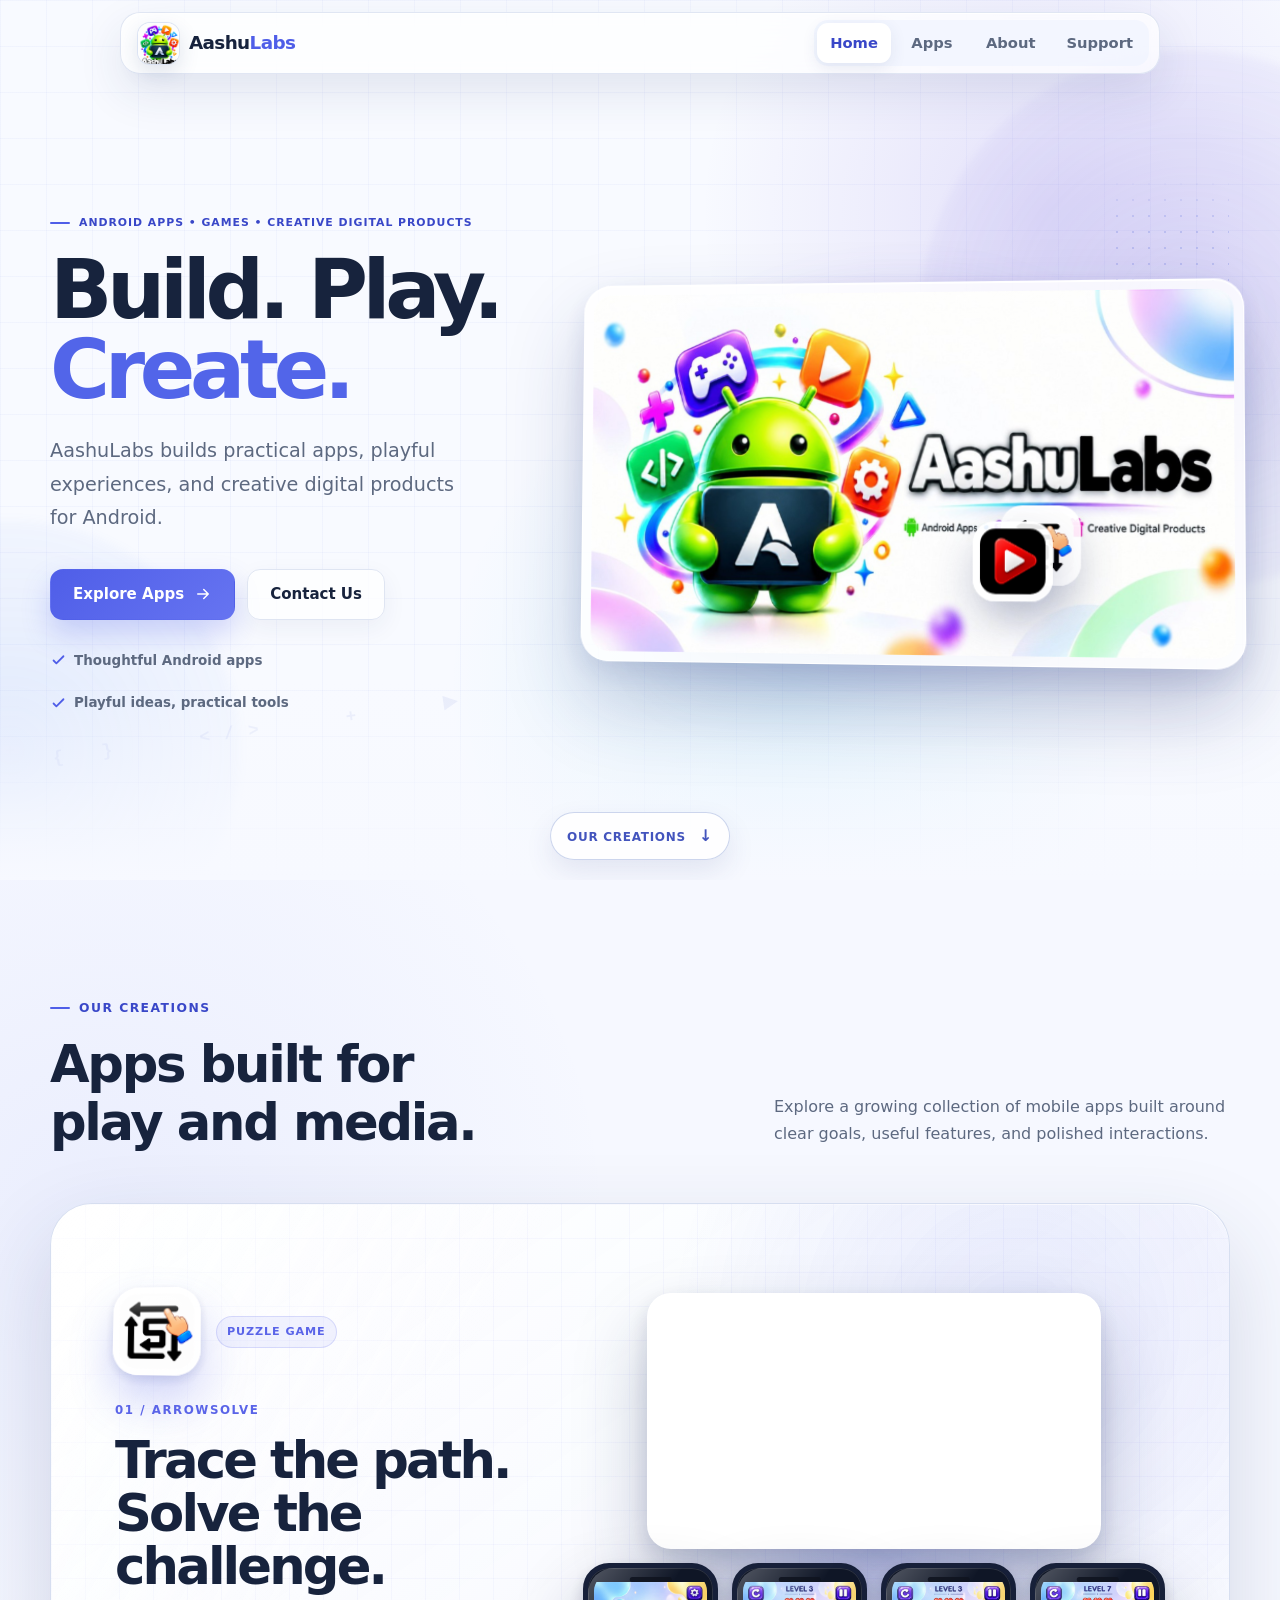
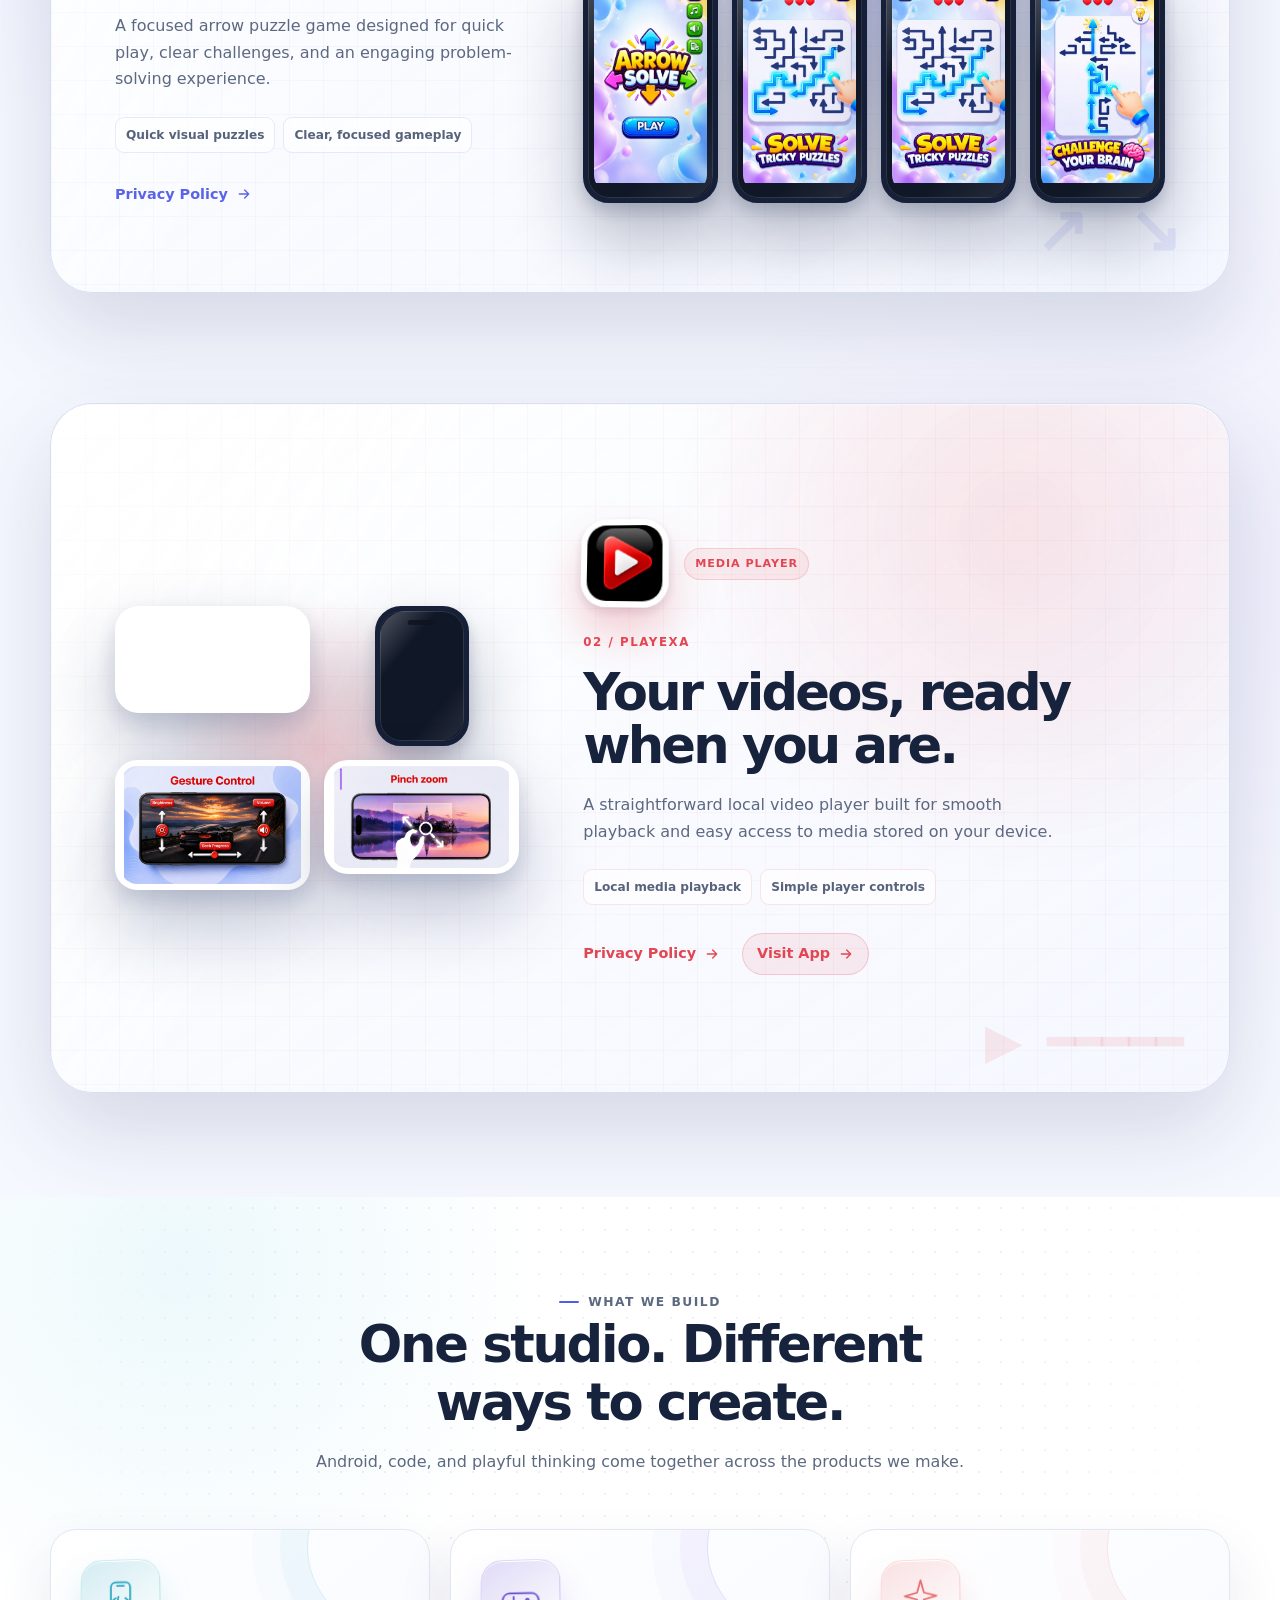
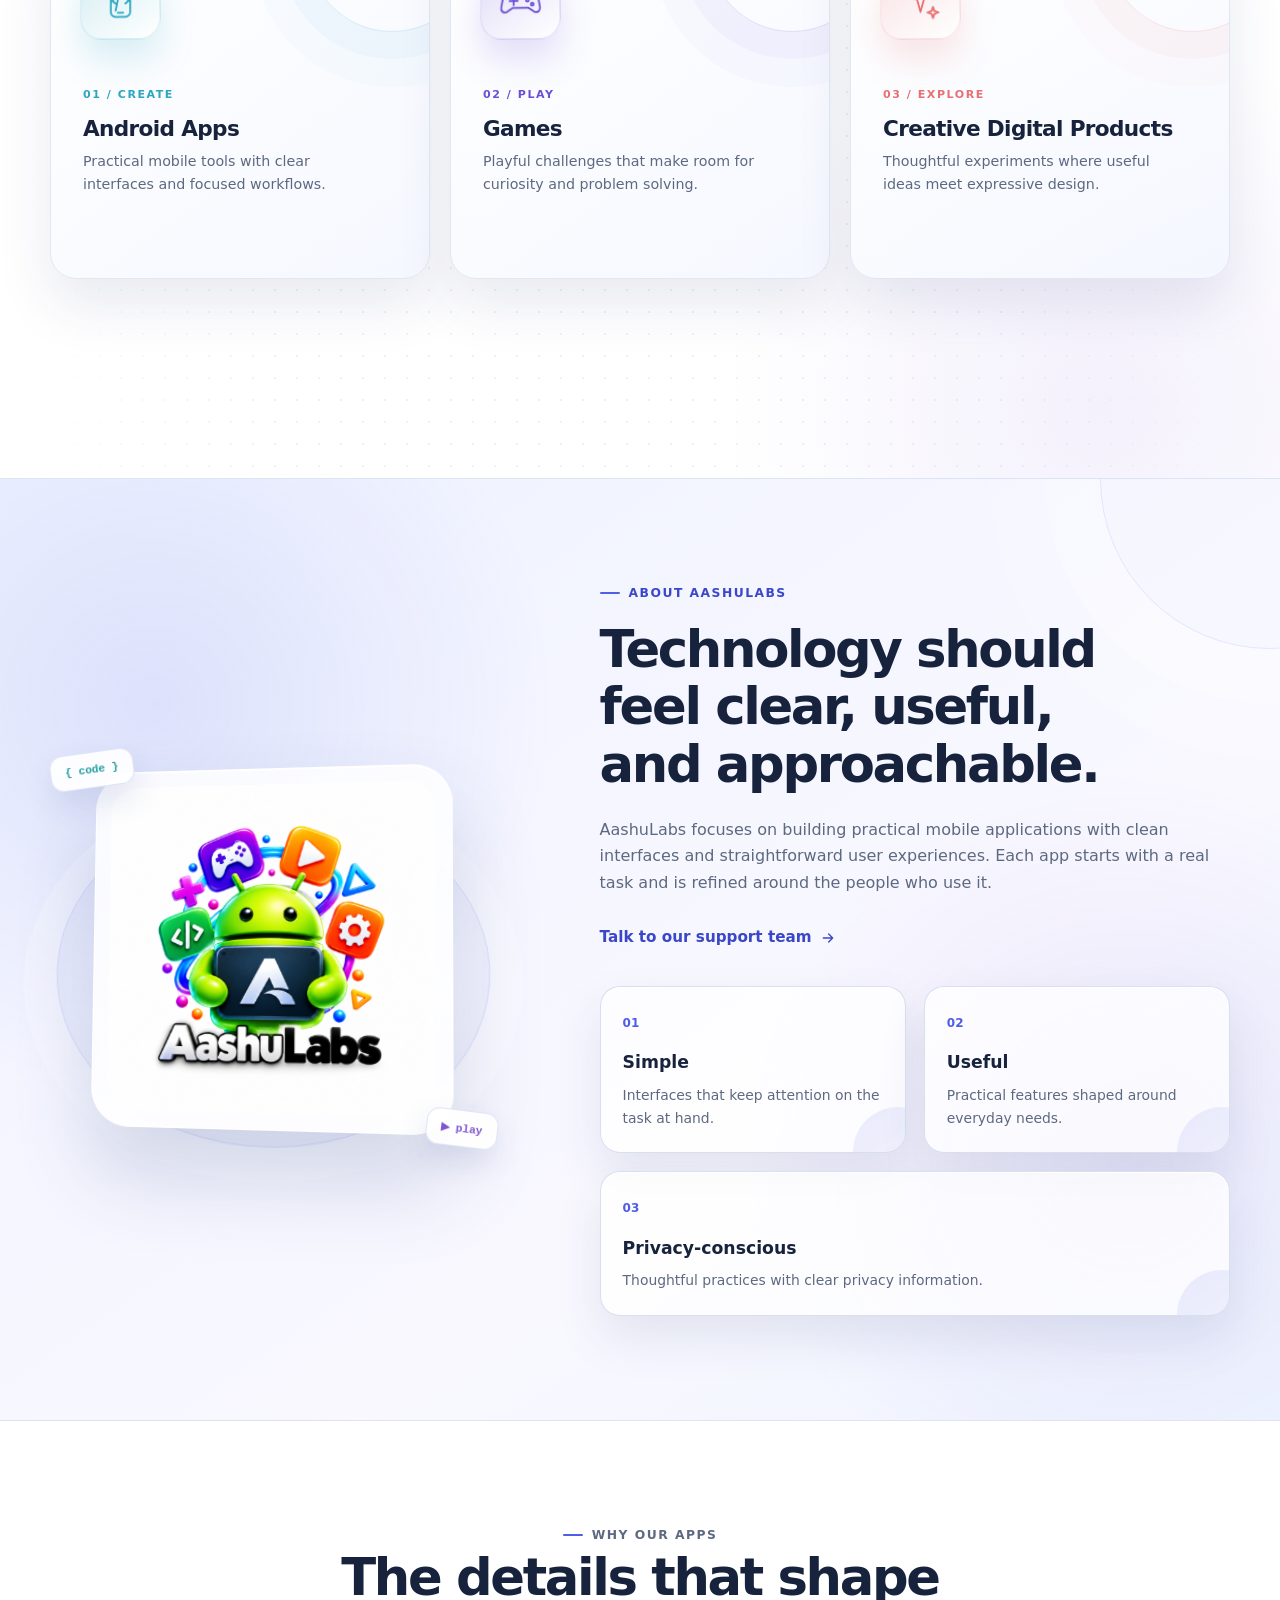
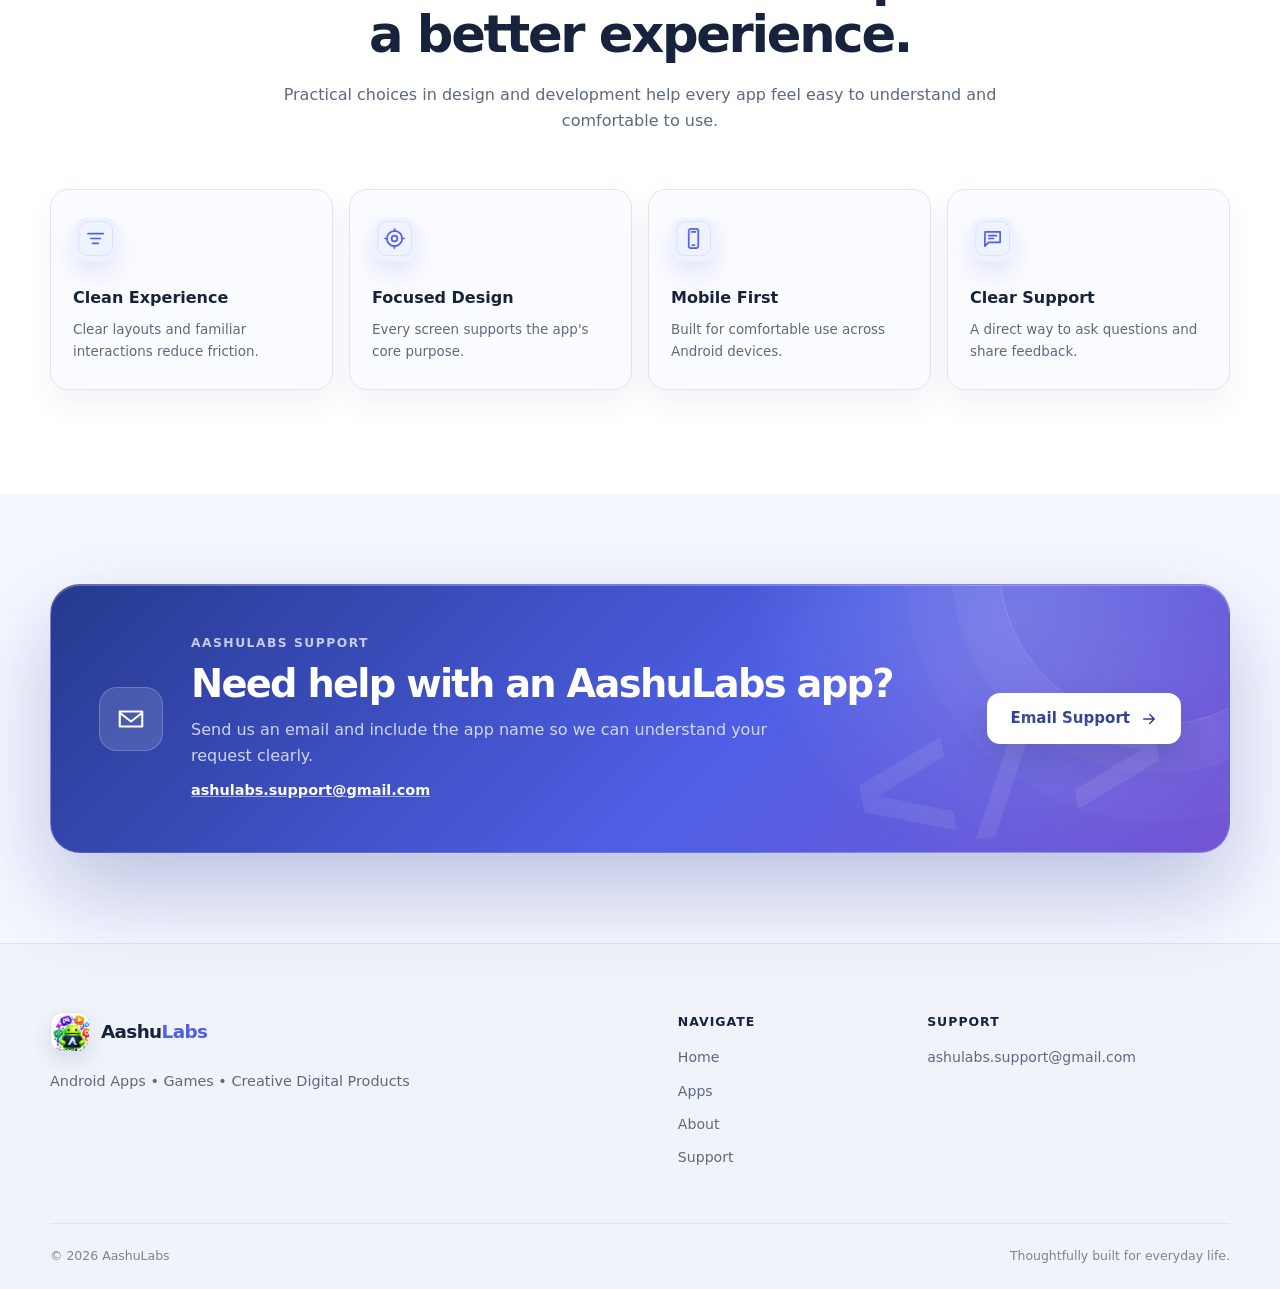
<file: index.html>
<!DOCTYPE html>
<html lang="en">
<head>
  <meta charset="UTF-8">
  <meta name="viewport" content="width=device-width, initial-scale=1.0">

  <title>AashuLabs</title>

  <meta http-equiv="refresh" content="0; url=./Devloper_Web/HomePage/">

  <script>
    window.location.replace("./Devloper_Web/HomePage/");
  </script>
</head>

<body>
  <p>Redirecting to AashuLabs...</p>
</body>
</html>
</file>
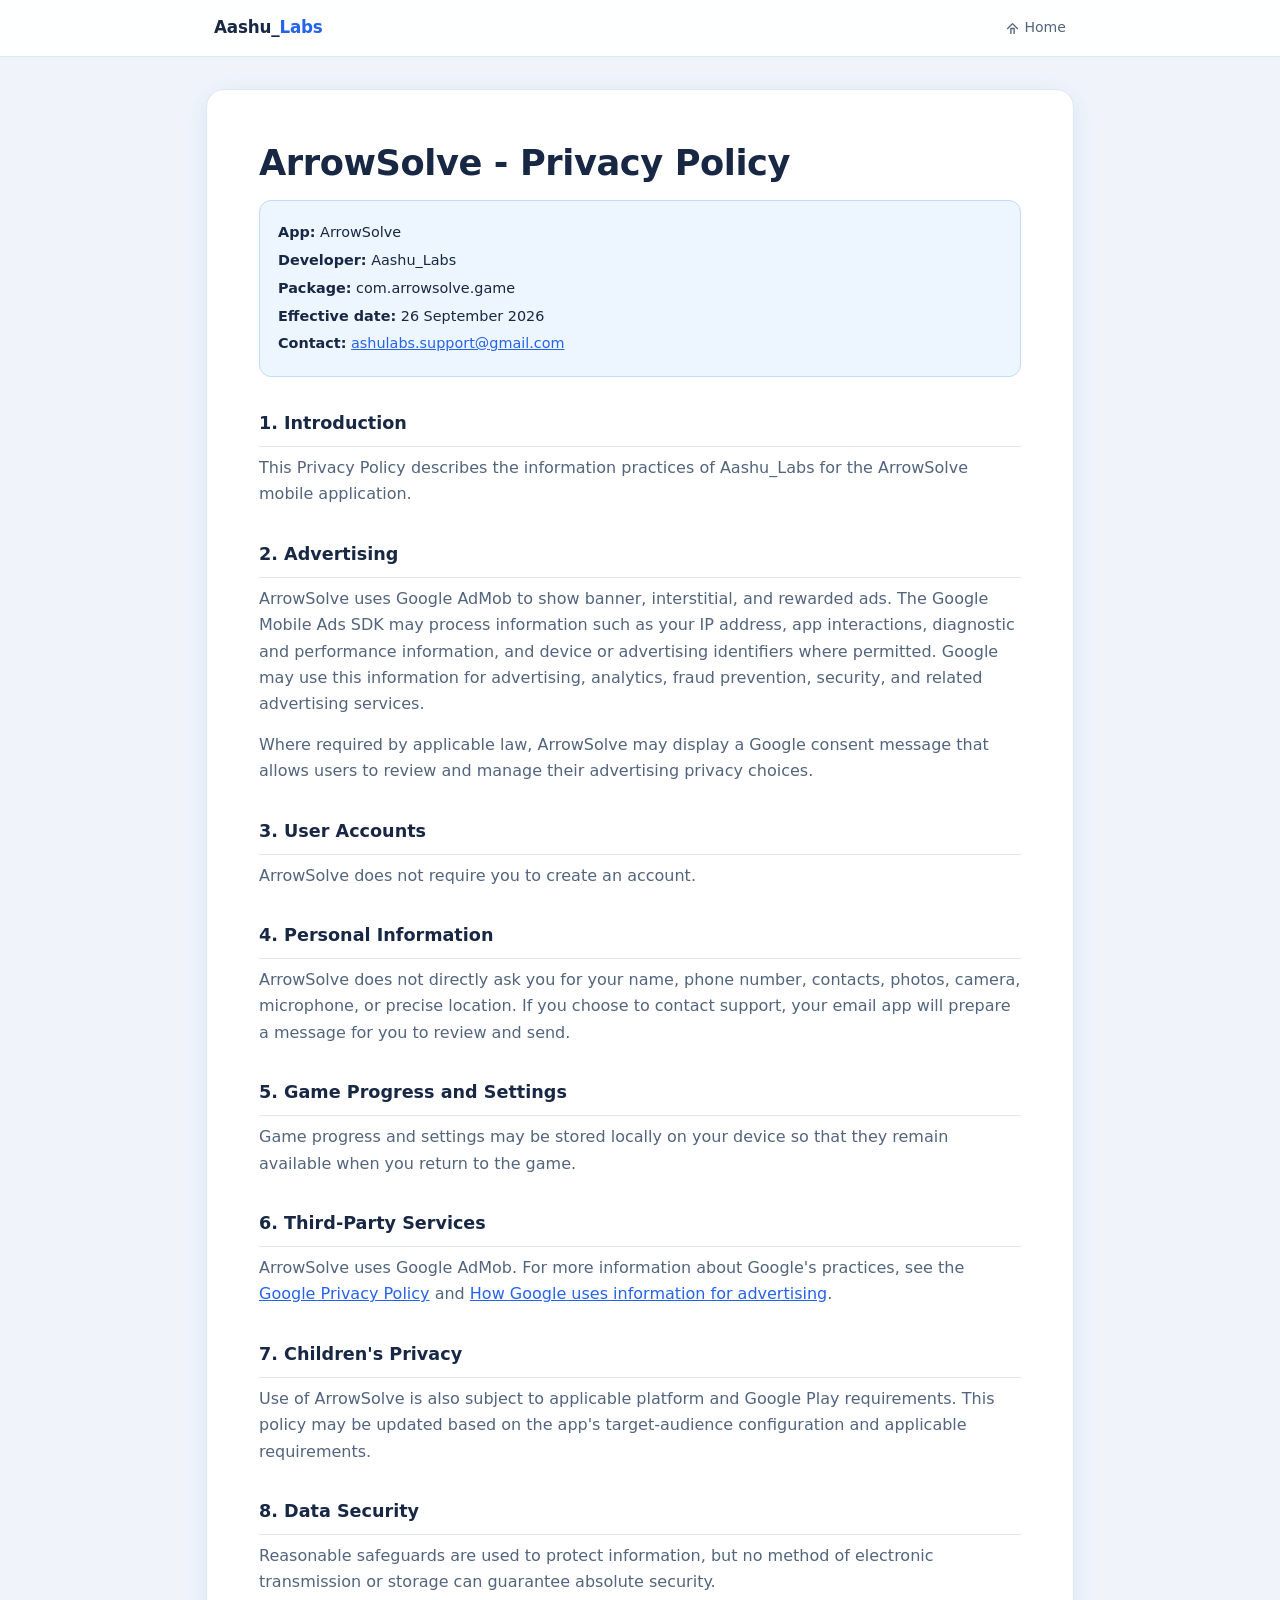
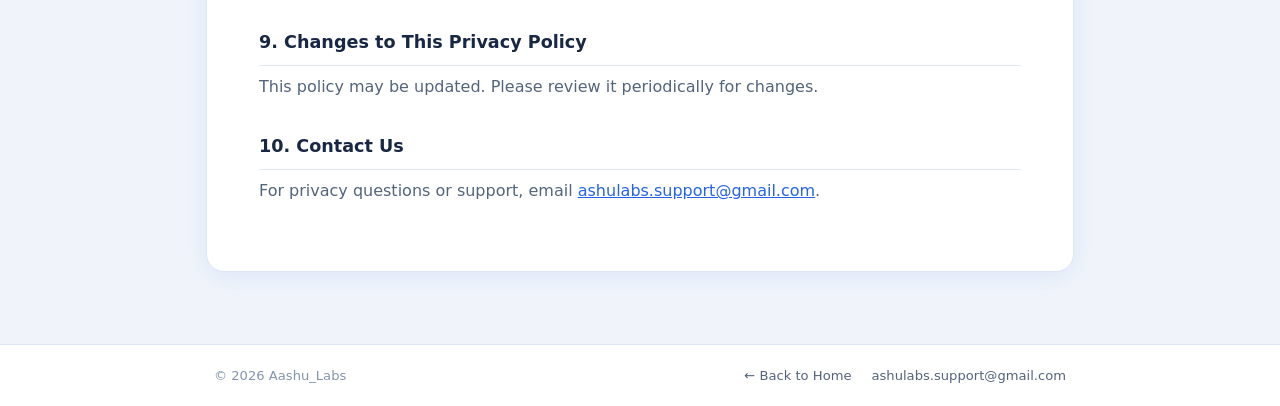
<file: Devloper_Web/ArrowSolve/index.html>
<!DOCTYPE html>
<html lang="en">
<head>
  <meta charset="utf-8">
  <meta name="viewport" content="width=device-width, initial-scale=1">
  <meta name="description" content="Privacy Policy for the ArrowSolve mobile application by Aashu_Labs.">
  <title>ArrowSolve - Privacy Policy — Aashu_Labs</title>
  <style>
    /* ── Design Tokens (shared palette) ── */
    :root {
      --page:    #f0f4fa;
      --card:    #ffffff;
      --ink:     #172744;
      --muted:   #53647d;
      --subtle:  #8295ad;
      --line:    #dce8f5;
      --accent:  #2563eb;
      --radius:  18px;
      --shadow:  0 4px 24px rgba(37,99,235,.09);
      --font:    system-ui, -apple-system, BlinkMacSystemFont, "Segoe UI", sans-serif;
    }

    *, *::before, *::after { box-sizing: border-box; margin: 0; padding: 0; }

    body {
      font-family: var(--font);
      background: var(--page);
      color: var(--ink);
      line-height: 1.65;
      -webkit-font-smoothing: antialiased;
    }

    a { color: var(--accent); overflow-wrap: anywhere; }
    a:hover { text-decoration: underline; }
    a:focus-visible { outline: 2px solid var(--accent); outline-offset: 3px; border-radius: 4px; }

    /* ── Site Header ── */
    .site-header {
      background: rgba(255,255,255,.92);
      backdrop-filter: blur(12px);
      -webkit-backdrop-filter: blur(12px);
      border-bottom: 1px solid var(--line);
    }

    .header-inner {
      max-width: 900px;
      margin: 0 auto;
      padding: 0 24px;
      height: 56px;
      display: flex;
      align-items: center;
      justify-content: space-between;
      gap: 16px;
    }

    .brand {
      font-size: 1.05rem;
      font-weight: 700;
      color: var(--ink);
      text-decoration: none;
      letter-spacing: -.2px;
    }
    .brand span { color: var(--accent); }

    .home-link {
      font-size: .88rem;
      font-weight: 500;
      color: var(--muted);
      text-decoration: none;
      display: inline-flex;
      align-items: center;
      gap: 5px;
      transition: color .2s;
    }
    .home-link:hover { color: var(--accent); text-decoration: none; }

    /* ── Main content card ── */
    main {
      max-width: 900px;
      margin: 32px auto;
      padding: 0 16px 40px;
    }

    .policy-card {
      background: var(--card);
      border: 1px solid var(--line);
      border-radius: var(--radius);
      box-shadow: var(--shadow);
      padding: clamp(28px, 5vw, 52px);
    }

    /* ── Typography ── */
    h1 {
      font-size: clamp(1.6rem, 4vw, 2.2rem);
      font-weight: 800;
      color: var(--ink);
      line-height: 1.2;
      margin-bottom: 16px;
      letter-spacing: -.4px;
    }

    h2 {
      font-size: 1.1rem;
      font-weight: 700;
      color: var(--ink);
      margin: 32px 0 8px;
      padding-bottom: 8px;
      border-bottom: 1px solid var(--line);
    }

    p { color: var(--muted); margin: 8px 0 14px; }

    /* ── Meta info block ── */
    .meta {
      margin: 0 0 28px;
      padding: 16px 18px;
      background: #edf6ff;
      border-radius: 12px;
      border: 1px solid #bfdbfe;
    }
    .meta p { color: var(--ink); margin: 4px 0; font-size: .9rem; overflow-wrap: anywhere; }

    /* ── Policy lists and notes ── */
    ul {
      margin: 8px 0 20px;
      padding: 16px 18px 16px 40px;
      background: #f5f9ff;
      border: 1px solid var(--line);
      border-radius: 10px;
    }
    li { color: var(--muted); margin-bottom: 8px; }
    li:last-child { margin-bottom: 0; }
    .footer-note {
      margin-top: 40px;
      padding: 22px;
      background: #f5f9ff;
      border: 1px solid var(--line);
      border-radius: 10px;
      color: var(--muted);
      font-size: .9rem;
      text-align: center;
    }

    /* ── Sections ── */
    section + section { margin-top: 4px; }

    /* ── Footer ── */
    .site-footer {
      border-top: 1px solid var(--line);
      background: var(--card);
    }

    .footer-inner {
      max-width: 900px;
      margin: 0 auto;
      padding: 20px 24px;
      display: flex;
      align-items: center;
      justify-content: space-between;
      gap: 12px;
      flex-wrap: wrap;
    }

    .footer-copy { font-size: .82rem; color: var(--subtle); }

    .footer-links {
      display: flex;
      gap: 20px;
      flex-wrap: wrap;
    }

    .footer-links a {
      font-size: .82rem;
      color: var(--muted);
      text-decoration: none;
    }
    .footer-links a:hover { color: var(--accent); }

    /* ── Responsive ── */
    @media (max-width: 560px) {
      main { margin: 0; padding: 0 0 32px; }
      .policy-card { border-radius: 0; border-left: 0; border-right: 0; box-shadow: none; }
      .header-inner { padding: 0 16px; }
      .footer-inner { padding: 16px; flex-direction: column; align-items: flex-start; }
      ul { padding-left: 32px; }
    }
  </style>
</head>
<body>

  <!-- Site Header -->
  <header class="site-header">
    <div class="header-inner">
      <a class="brand" href="../HomePage/">Aashu_<span>Labs</span></a>
      <a class="home-link" href="../HomePage/">
        <svg width="13" height="13" viewBox="0 0 24 24" fill="none" stroke="currentColor" stroke-width="2.5" stroke-linecap="round" stroke-linejoin="round" aria-hidden="true"><path d="M3 12L12 3l9 9"/><path d="M9 21V12h6v9"/></svg>
        Home
      </a>
    </div>
  </header>

  <!-- Policy Content -->
  <main>
    <article class="policy-card">

      <header>
        <h1>ArrowSolve - Privacy Policy</h1>
        <div class="meta">
          <p><strong>App:</strong> ArrowSolve</p>
          <p><strong>Developer:</strong> Aashu_Labs</p>
          <p><strong>Package:</strong> com.arrowsolve.game</p>
          <p><strong>Effective date:</strong> 26 September 2026</p>
          <p><strong>Contact:</strong> <a href="mailto:ashulabs.support@gmail.com">ashulabs.support@gmail.com</a></p>
        </div>
      </header>

      <h2>1. Introduction</h2>
      <p>This Privacy Policy describes the information practices of Aashu_Labs for the ArrowSolve mobile application.</p>

      <h2>2. Advertising</h2>
      <p>ArrowSolve uses Google AdMob to show banner, interstitial, and rewarded ads. The Google Mobile Ads SDK may process information such as your IP address, app interactions, diagnostic and performance information, and device or advertising identifiers where permitted. Google may use this information for advertising, analytics, fraud prevention, security, and related advertising services.</p>
      <p>Where required by applicable law, ArrowSolve may display a Google consent message that allows users to review and manage their advertising privacy choices.</p>

      <h2>3. User Accounts</h2>
      <p>ArrowSolve does not require you to create an account.</p>

      <h2>4. Personal Information</h2>
      <p>ArrowSolve does not directly ask you for your name, phone number, contacts, photos, camera, microphone, or precise location. If you choose to contact support, your email app will prepare a message for you to review and send.</p>

      <h2>5. Game Progress and Settings</h2>
      <p>Game progress and settings may be stored locally on your device so that they remain available when you return to the game.</p>

      <h2>6. Third-Party Services</h2>
      <p>ArrowSolve uses Google AdMob. For more information about Google's practices, see the <a href="https://policies.google.com/privacy">Google Privacy Policy</a> and <a href="https://policies.google.com/technologies/ads">How Google uses information for advertising</a>.</p>

      <h2>7. Children's Privacy</h2>
      <p>Use of ArrowSolve is also subject to applicable platform and Google Play requirements. This policy may be updated based on the app's target-audience configuration and applicable requirements.</p>

      <h2>8. Data Security</h2>
      <p>Reasonable safeguards are used to protect information, but no method of electronic transmission or storage can guarantee absolute security.</p>

      <h2>9. Changes to This Privacy Policy</h2>
      <p>This policy may be updated. Please review it periodically for changes.</p>

      <h2>10. Contact Us</h2>
      <p>For privacy questions or support, email <a href="mailto:ashulabs.support@gmail.com">ashulabs.support@gmail.com</a>.</p>

    </article>
  </main>

  <!-- Footer -->
  <footer class="site-footer">
    <div class="footer-inner">
      <span class="footer-copy">&copy; 2026 Aashu_Labs</span>
      <nav class="footer-links" aria-label="Footer navigation">
        <a href="../HomePage/">&#8592; Back to Home</a>
        <a href="mailto:ashulabs.support@gmail.com">ashulabs.support@gmail.com</a>
      </nav>
    </div>
  </footer>

</body>
</html>
</file>
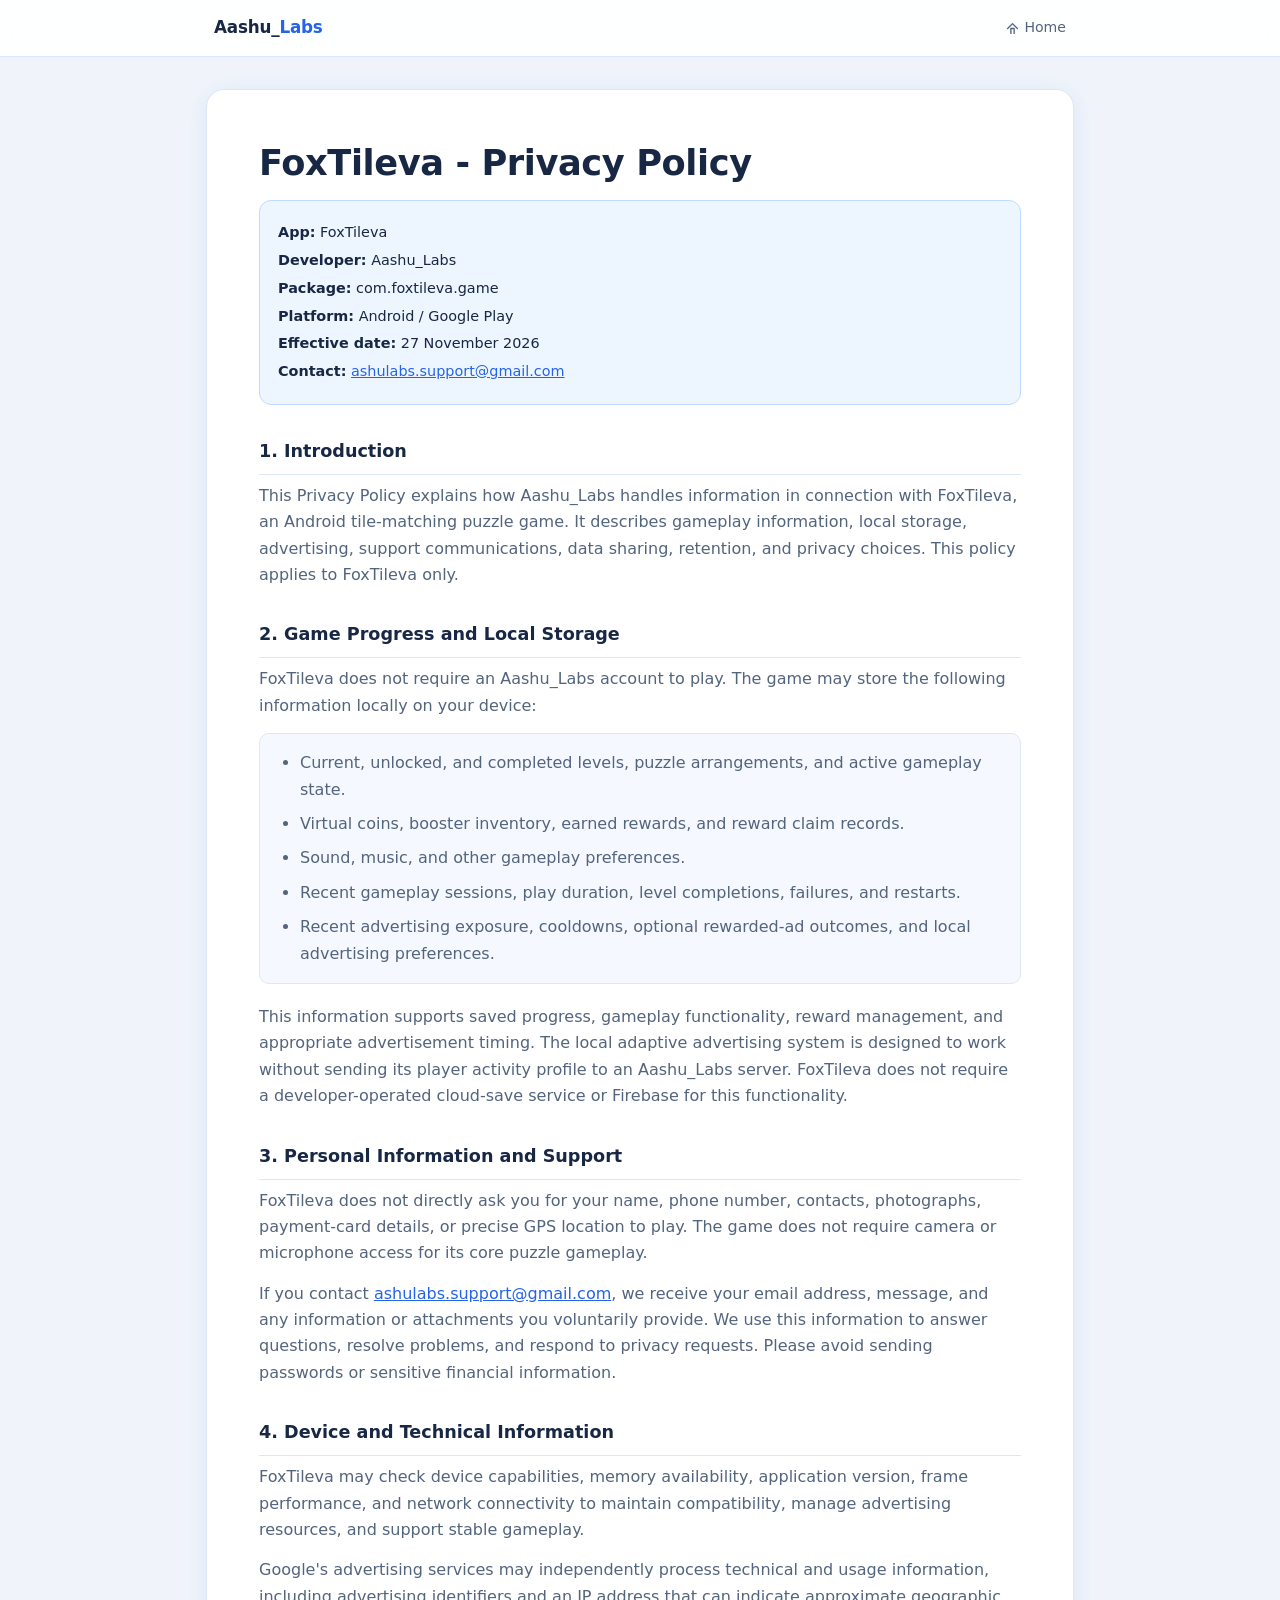
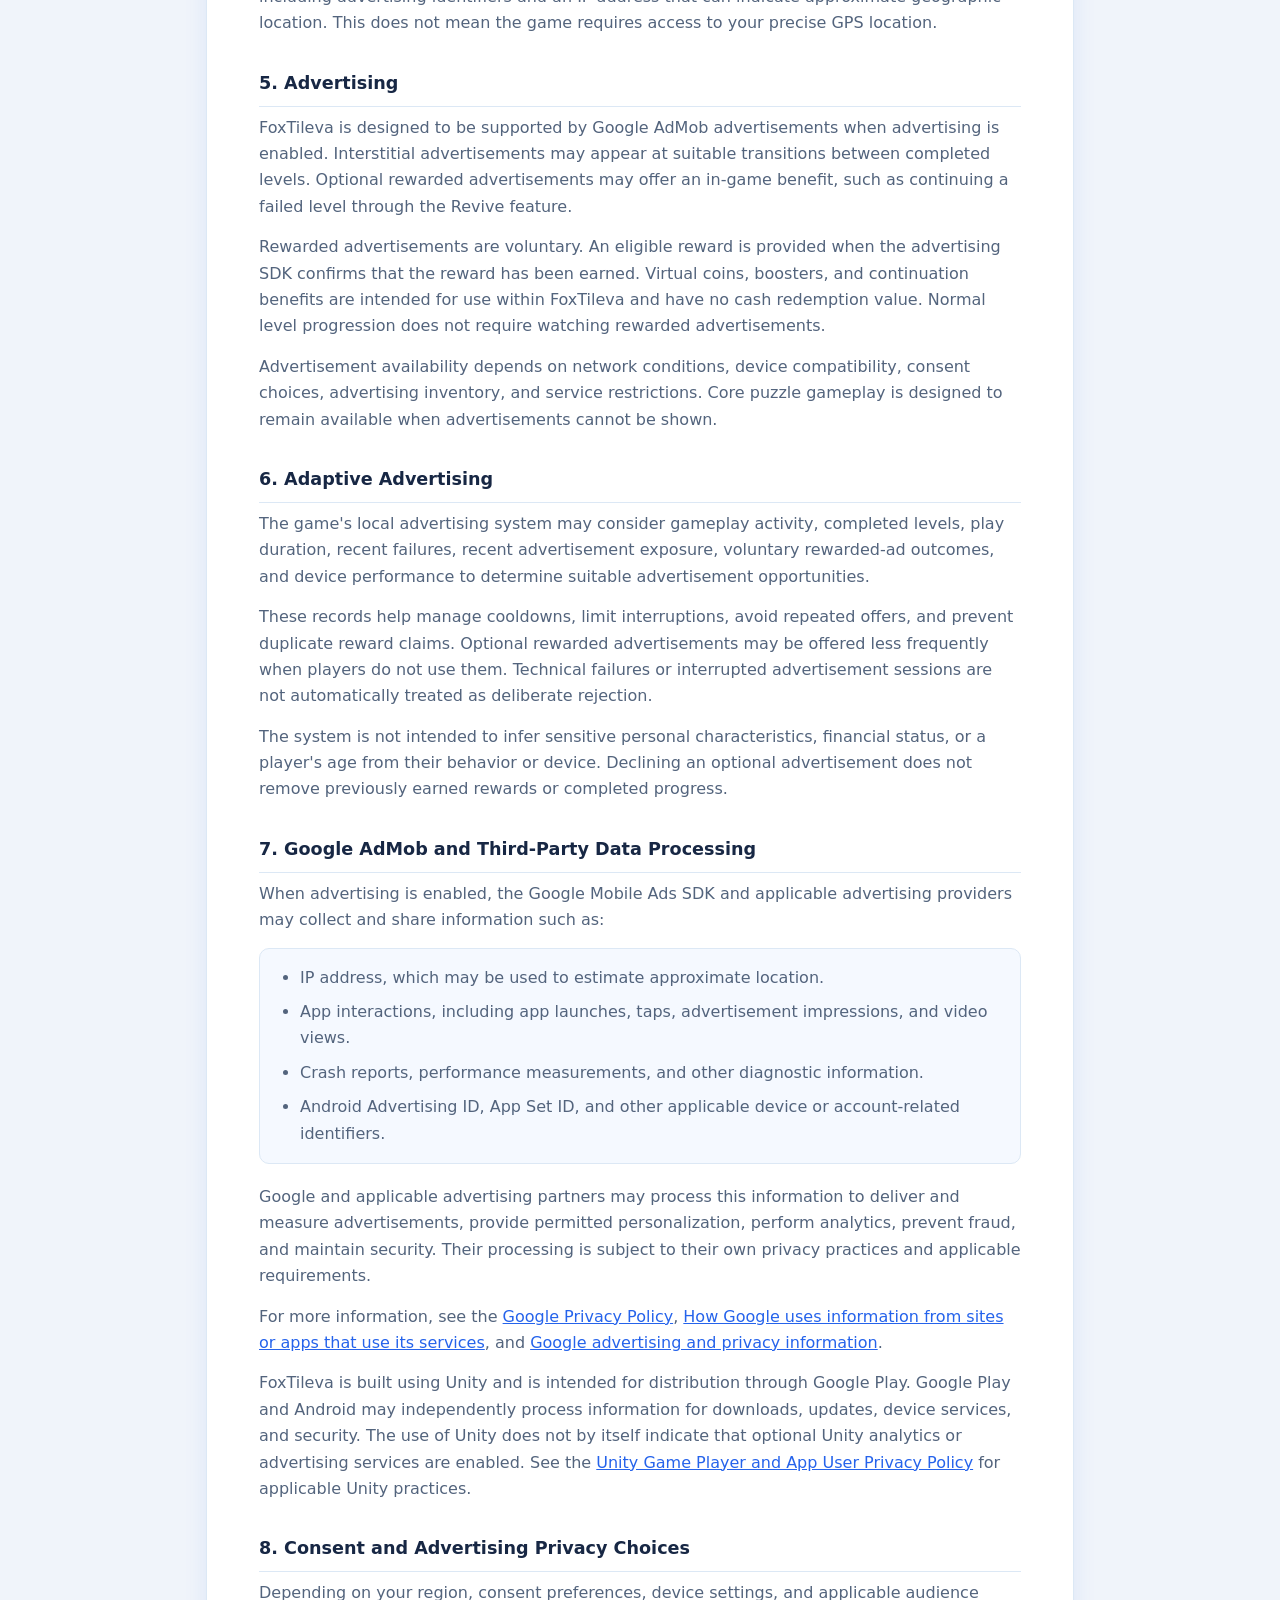
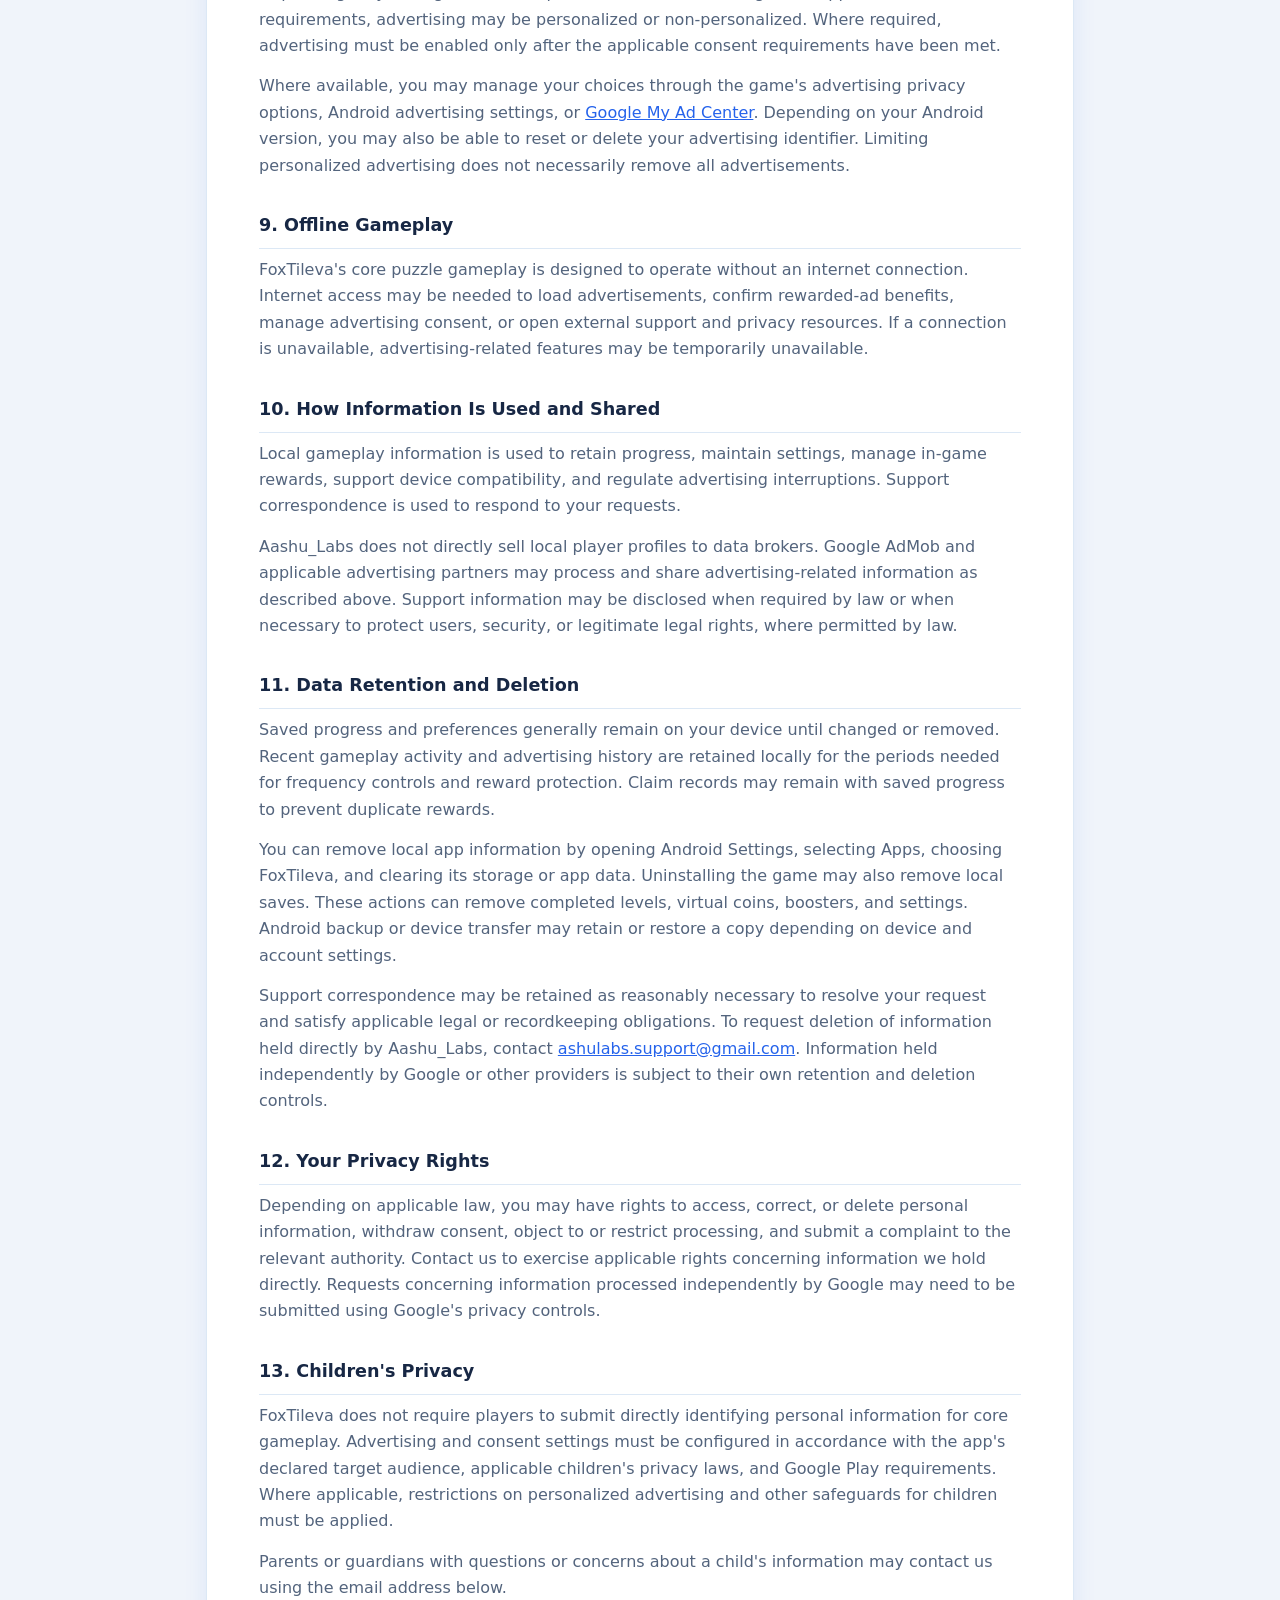
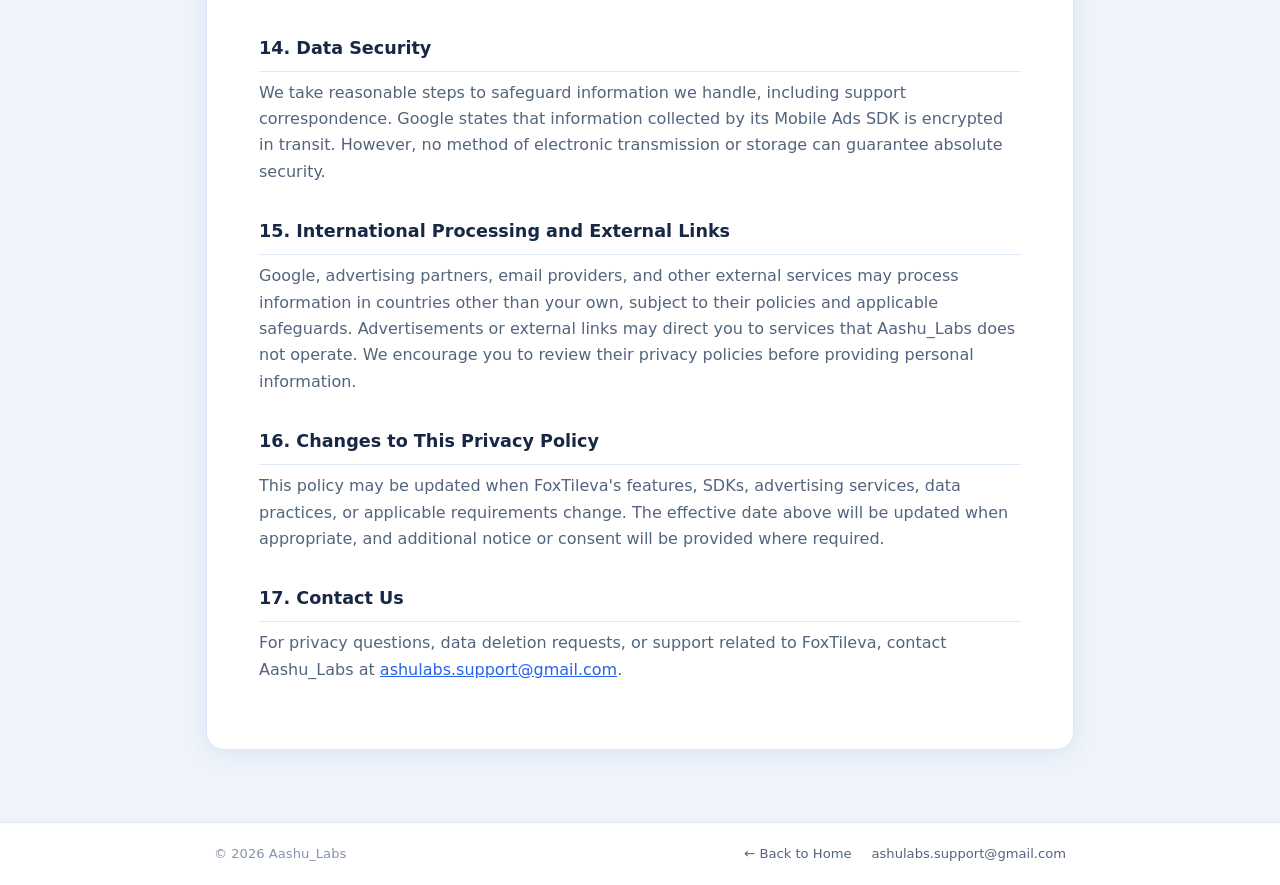
<file: Devloper_Web/FoxTileva/index.html>
<!DOCTYPE html>
<html lang="en">
<head>
  <meta charset="utf-8">
  <meta name="viewport" content="width=device-width, initial-scale=1">
  <meta name="description" content="Privacy Policy for FoxTileva, the Android tile-matching puzzle game by Aashu_Labs.">
  <title>FoxTileva - Privacy Policy — Aashu_Labs</title>
  <style>
    /* ── Design Tokens (shared palette) ── */
    :root {
      --page:    #f0f4fa;
      --card:    #ffffff;
      --ink:     #172744;
      --muted:   #53647d;
      --subtle:  #8295ad;
      --line:    #dce8f5;
      --accent:  #2563eb;
      --radius:  18px;
      --shadow:  0 4px 24px rgba(37,99,235,.09);
      --font:    system-ui, -apple-system, BlinkMacSystemFont, "Segoe UI", sans-serif;
    }

    *, *::before, *::after { box-sizing: border-box; margin: 0; padding: 0; }

    body {
      font-family: var(--font);
      background: var(--page);
      color: var(--ink);
      line-height: 1.65;
      -webkit-font-smoothing: antialiased;
    }

    a { color: var(--accent); overflow-wrap: anywhere; }
    a:hover { text-decoration: underline; }
    a:focus-visible { outline: 2px solid var(--accent); outline-offset: 3px; border-radius: 4px; }

    /* ── Site Header ── */
    .site-header {
      background: rgba(255,255,255,.92);
      backdrop-filter: blur(12px);
      -webkit-backdrop-filter: blur(12px);
      border-bottom: 1px solid var(--line);
    }

    .header-inner {
      max-width: 900px;
      margin: 0 auto;
      padding: 0 24px;
      height: 56px;
      display: flex;
      align-items: center;
      justify-content: space-between;
      gap: 16px;
    }

    .brand {
      font-size: 1.05rem;
      font-weight: 700;
      color: var(--ink);
      text-decoration: none;
      letter-spacing: -.2px;
    }
    .brand span { color: var(--accent); }

    .home-link {
      font-size: .88rem;
      font-weight: 500;
      color: var(--muted);
      text-decoration: none;
      display: inline-flex;
      align-items: center;
      gap: 5px;
      transition: color .2s;
    }
    .home-link:hover { color: var(--accent); text-decoration: none; }

    /* ── Main content card ── */
    main {
      max-width: 900px;
      margin: 32px auto;
      padding: 0 16px 40px;
    }

    .policy-card {
      background: var(--card);
      border: 1px solid var(--line);
      border-radius: var(--radius);
      box-shadow: var(--shadow);
      padding: clamp(28px, 5vw, 52px);
    }

    /* ── Typography ── */
    h1 {
      font-size: clamp(1.6rem, 4vw, 2.2rem);
      font-weight: 800;
      color: var(--ink);
      line-height: 1.2;
      margin-bottom: 16px;
      letter-spacing: -.4px;
    }

    h2 {
      font-size: 1.1rem;
      font-weight: 700;
      color: var(--ink);
      margin: 32px 0 8px;
      padding-bottom: 8px;
      border-bottom: 1px solid var(--line);
    }

    p { color: var(--muted); margin: 8px 0 14px; }

    /* ── Meta info block ── */
    .meta {
      margin: 0 0 28px;
      padding: 16px 18px;
      background: #edf6ff;
      border-radius: 12px;
      border: 1px solid #bfdbfe;
    }
    .meta p { color: var(--ink); margin: 4px 0; font-size: .9rem; overflow-wrap: anywhere; }

    /* ── Policy lists and notes ── */
    ul {
      margin: 8px 0 20px;
      padding: 16px 18px 16px 40px;
      background: #f5f9ff;
      border: 1px solid var(--line);
      border-radius: 10px;
    }
    li { color: var(--muted); margin-bottom: 8px; }
    li:last-child { margin-bottom: 0; }
    .footer-note {
      margin-top: 40px;
      padding: 22px;
      background: #f5f9ff;
      border: 1px solid var(--line);
      border-radius: 10px;
      color: var(--muted);
      font-size: .9rem;
      text-align: center;
    }

    /* ── Sections ── */
    section + section { margin-top: 4px; }

    /* ── Footer ── */
    .site-footer {
      border-top: 1px solid var(--line);
      background: var(--card);
    }

    .footer-inner {
      max-width: 900px;
      margin: 0 auto;
      padding: 20px 24px;
      display: flex;
      align-items: center;
      justify-content: space-between;
      gap: 12px;
      flex-wrap: wrap;
    }

    .footer-copy { font-size: .82rem; color: var(--subtle); }

    .footer-links {
      display: flex;
      gap: 20px;
      flex-wrap: wrap;
    }

    .footer-links a {
      font-size: .82rem;
      color: var(--muted);
      text-decoration: none;
    }
    .footer-links a:hover { color: var(--accent); }

    /* ── Responsive ── */
    @media (max-width: 560px) {
      main { margin: 0; padding: 0 0 32px; }
      .policy-card { border-radius: 0; border-left: 0; border-right: 0; box-shadow: none; }
      .header-inner { padding: 0 16px; }
      .footer-inner { padding: 16px; flex-direction: column; align-items: flex-start; }
      ul { padding-left: 32px; }
    }
  </style>
</head>
<body>

  <!-- Site Header -->
  <header class="site-header">
    <div class="header-inner">
      <a class="brand" href="../HomePage/">Aashu_<span>Labs</span></a>
      <a class="home-link" href="../HomePage/">
        <svg width="13" height="13" viewBox="0 0 24 24" fill="none" stroke="currentColor" stroke-width="2.5" stroke-linecap="round" stroke-linejoin="round" aria-hidden="true"><path d="M3 12L12 3l9 9"/><path d="M9 21V12h6v9"/></svg>
        Home
      </a>
    </div>
  </header>

  <!-- Policy Content -->
  <main>
    <article class="policy-card">

      <header>
        <h1>FoxTileva - Privacy Policy</h1>
        <div class="meta">
          <p><strong>App:</strong> FoxTileva</p>
          <p><strong>Developer:</strong> Aashu_Labs</p>
          <p><strong>Package:</strong> com.foxtileva.game</p>
          <p><strong>Platform:</strong> Android / Google Play</p>
          <p><strong>Effective date:</strong> 27 November 2026</p>
          <p><strong>Contact:</strong> <a href="mailto:ashulabs.support@gmail.com">ashulabs.support@gmail.com</a></p>
        </div>
      </header>

      <h2>1. Introduction</h2>
      <p>This Privacy Policy explains how Aashu_Labs handles information in connection with FoxTileva, an Android tile-matching puzzle game. It describes gameplay information, local storage, advertising, support communications, data sharing, retention, and privacy choices. This policy applies to FoxTileva only.</p>

      <h2>2. Game Progress and Local Storage</h2>
      <p>FoxTileva does not require an Aashu_Labs account to play. The game may store the following information locally on your device:</p>
      <ul>
        <li>Current, unlocked, and completed levels, puzzle arrangements, and active gameplay state.</li>
        <li>Virtual coins, booster inventory, earned rewards, and reward claim records.</li>
        <li>Sound, music, and other gameplay preferences.</li>
        <li>Recent gameplay sessions, play duration, level completions, failures, and restarts.</li>
        <li>Recent advertising exposure, cooldowns, optional rewarded-ad outcomes, and local advertising preferences.</li>
      </ul>
      <p>This information supports saved progress, gameplay functionality, reward management, and appropriate advertisement timing. The local adaptive advertising system is designed to work without sending its player activity profile to an Aashu_Labs server. FoxTileva does not require a developer-operated cloud-save service or Firebase for this functionality.</p>

      <h2>3. Personal Information and Support</h2>
      <p>FoxTileva does not directly ask you for your name, phone number, contacts, photographs, payment-card details, or precise GPS location to play. The game does not require camera or microphone access for its core puzzle gameplay.</p>
      <p>If you contact <a href="mailto:ashulabs.support@gmail.com">ashulabs.support@gmail.com</a>, we receive your email address, message, and any information or attachments you voluntarily provide. We use this information to answer questions, resolve problems, and respond to privacy requests. Please avoid sending passwords or sensitive financial information.</p>

      <h2>4. Device and Technical Information</h2>
      <p>FoxTileva may check device capabilities, memory availability, application version, frame performance, and network connectivity to maintain compatibility, manage advertising resources, and support stable gameplay.</p>
      <p>Google's advertising services may independently process technical and usage information, including advertising identifiers and an IP address that can indicate approximate geographic location. This does not mean the game requires access to your precise GPS location.</p>

      <h2>5. Advertising</h2>
      <p>FoxTileva is designed to be supported by Google AdMob advertisements when advertising is enabled. Interstitial advertisements may appear at suitable transitions between completed levels. Optional rewarded advertisements may offer an in-game benefit, such as continuing a failed level through the Revive feature.</p>
      <p>Rewarded advertisements are voluntary. An eligible reward is provided when the advertising SDK confirms that the reward has been earned. Virtual coins, boosters, and continuation benefits are intended for use within FoxTileva and have no cash redemption value. Normal level progression does not require watching rewarded advertisements.</p>
      <p>Advertisement availability depends on network conditions, device compatibility, consent choices, advertising inventory, and service restrictions. Core puzzle gameplay is designed to remain available when advertisements cannot be shown.</p>

      <h2>6. Adaptive Advertising</h2>
      <p>The game's local advertising system may consider gameplay activity, completed levels, play duration, recent failures, recent advertisement exposure, voluntary rewarded-ad outcomes, and device performance to determine suitable advertisement opportunities.</p>
      <p>These records help manage cooldowns, limit interruptions, avoid repeated offers, and prevent duplicate reward claims. Optional rewarded advertisements may be offered less frequently when players do not use them. Technical failures or interrupted advertisement sessions are not automatically treated as deliberate rejection.</p>
      <p>The system is not intended to infer sensitive personal characteristics, financial status, or a player's age from their behavior or device. Declining an optional advertisement does not remove previously earned rewards or completed progress.</p>

      <h2>7. Google AdMob and Third-Party Data Processing</h2>
      <p>When advertising is enabled, the Google Mobile Ads SDK and applicable advertising providers may collect and share information such as:</p>
      <ul>
        <li>IP address, which may be used to estimate approximate location.</li>
        <li>App interactions, including app launches, taps, advertisement impressions, and video views.</li>
        <li>Crash reports, performance measurements, and other diagnostic information.</li>
        <li>Android Advertising ID, App Set ID, and other applicable device or account-related identifiers.</li>
      </ul>
      <p>Google and applicable advertising partners may process this information to deliver and measure advertisements, provide permitted personalization, perform analytics, prevent fraud, and maintain security. Their processing is subject to their own privacy practices and applicable requirements.</p>
      <p>For more information, see the <a href="https://policies.google.com/privacy">Google Privacy Policy</a>, <a href="https://policies.google.com/technologies/partner-sites">How Google uses information from sites or apps that use its services</a>, and <a href="https://policies.google.com/technologies/ads">Google advertising and privacy information</a>.</p>
      <p>FoxTileva is built using Unity and is intended for distribution through Google Play. Google Play and Android may independently process information for downloads, updates, device services, and security. The use of Unity does not by itself indicate that optional Unity analytics or advertising services are enabled. See the <a href="https://unity.com/legal/game-player-and-app-user-privacy-policy">Unity Game Player and App User Privacy Policy</a> for applicable Unity practices.</p>

      <h2>8. Consent and Advertising Privacy Choices</h2>
      <p>Depending on your region, consent preferences, device settings, and applicable audience requirements, advertising may be personalized or non-personalized. Where required, advertising must be enabled only after the applicable consent requirements have been met.</p>
      <p>Where available, you may manage your choices through the game's advertising privacy options, Android advertising settings, or <a href="https://myadcenter.google.com/">Google My Ad Center</a>. Depending on your Android version, you may also be able to reset or delete your advertising identifier. Limiting personalized advertising does not necessarily remove all advertisements.</p>

      <h2>9. Offline Gameplay</h2>
      <p>FoxTileva's core puzzle gameplay is designed to operate without an internet connection. Internet access may be needed to load advertisements, confirm rewarded-ad benefits, manage advertising consent, or open external support and privacy resources. If a connection is unavailable, advertising-related features may be temporarily unavailable.</p>

      <h2>10. How Information Is Used and Shared</h2>
      <p>Local gameplay information is used to retain progress, maintain settings, manage in-game rewards, support device compatibility, and regulate advertising interruptions. Support correspondence is used to respond to your requests.</p>
      <p>Aashu_Labs does not directly sell local player profiles to data brokers. Google AdMob and applicable advertising partners may process and share advertising-related information as described above. Support information may be disclosed when required by law or when necessary to protect users, security, or legitimate legal rights, where permitted by law.</p>

      <h2>11. Data Retention and Deletion</h2>
      <p>Saved progress and preferences generally remain on your device until changed or removed. Recent gameplay activity and advertising history are retained locally for the periods needed for frequency controls and reward protection. Claim records may remain with saved progress to prevent duplicate rewards.</p>
      <p>You can remove local app information by opening Android Settings, selecting Apps, choosing FoxTileva, and clearing its storage or app data. Uninstalling the game may also remove local saves. These actions can remove completed levels, virtual coins, boosters, and settings. Android backup or device transfer may retain or restore a copy depending on device and account settings.</p>
      <p>Support correspondence may be retained as reasonably necessary to resolve your request and satisfy applicable legal or recordkeeping obligations. To request deletion of information held directly by Aashu_Labs, contact <a href="mailto:ashulabs.support@gmail.com">ashulabs.support@gmail.com</a>. Information held independently by Google or other providers is subject to their own retention and deletion controls.</p>

      <h2>12. Your Privacy Rights</h2>
      <p>Depending on applicable law, you may have rights to access, correct, or delete personal information, withdraw consent, object to or restrict processing, and submit a complaint to the relevant authority. Contact us to exercise applicable rights concerning information we hold directly. Requests concerning information processed independently by Google may need to be submitted using Google's privacy controls.</p>

      <h2>13. Children's Privacy</h2>
      <p>FoxTileva does not require players to submit directly identifying personal information for core gameplay. Advertising and consent settings must be configured in accordance with the app's declared target audience, applicable children's privacy laws, and Google Play requirements. Where applicable, restrictions on personalized advertising and other safeguards for children must be applied.</p>
      <p>Parents or guardians with questions or concerns about a child's information may contact us using the email address below.</p>

      <h2>14. Data Security</h2>
      <p>We take reasonable steps to safeguard information we handle, including support correspondence. Google states that information collected by its Mobile Ads SDK is encrypted in transit. However, no method of electronic transmission or storage can guarantee absolute security.</p>

      <h2>15. International Processing and External Links</h2>
      <p>Google, advertising partners, email providers, and other external services may process information in countries other than your own, subject to their policies and applicable safeguards. Advertisements or external links may direct you to services that Aashu_Labs does not operate. We encourage you to review their privacy policies before providing personal information.</p>

      <h2>16. Changes to This Privacy Policy</h2>
      <p>This policy may be updated when FoxTileva's features, SDKs, advertising services, data practices, or applicable requirements change. The effective date above will be updated when appropriate, and additional notice or consent will be provided where required.</p>

      <h2>17. Contact Us</h2>
      <p>For privacy questions, data deletion requests, or support related to FoxTileva, contact Aashu_Labs at <a href="mailto:ashulabs.support@gmail.com">ashulabs.support@gmail.com</a>.</p>

    </article>
  </main>

  <!-- Footer -->
  <footer class="site-footer">
    <div class="footer-inner">
      <span class="footer-copy">&copy; 2026 Aashu_Labs</span>
      <nav class="footer-links" aria-label="Footer navigation">
        <a href="../HomePage/">&#8592; Back to Home</a>
        <a href="mailto:ashulabs.support@gmail.com">ashulabs.support@gmail.com</a>
      </nav>
    </div>
  </footer>

</body>
</html>
</file>
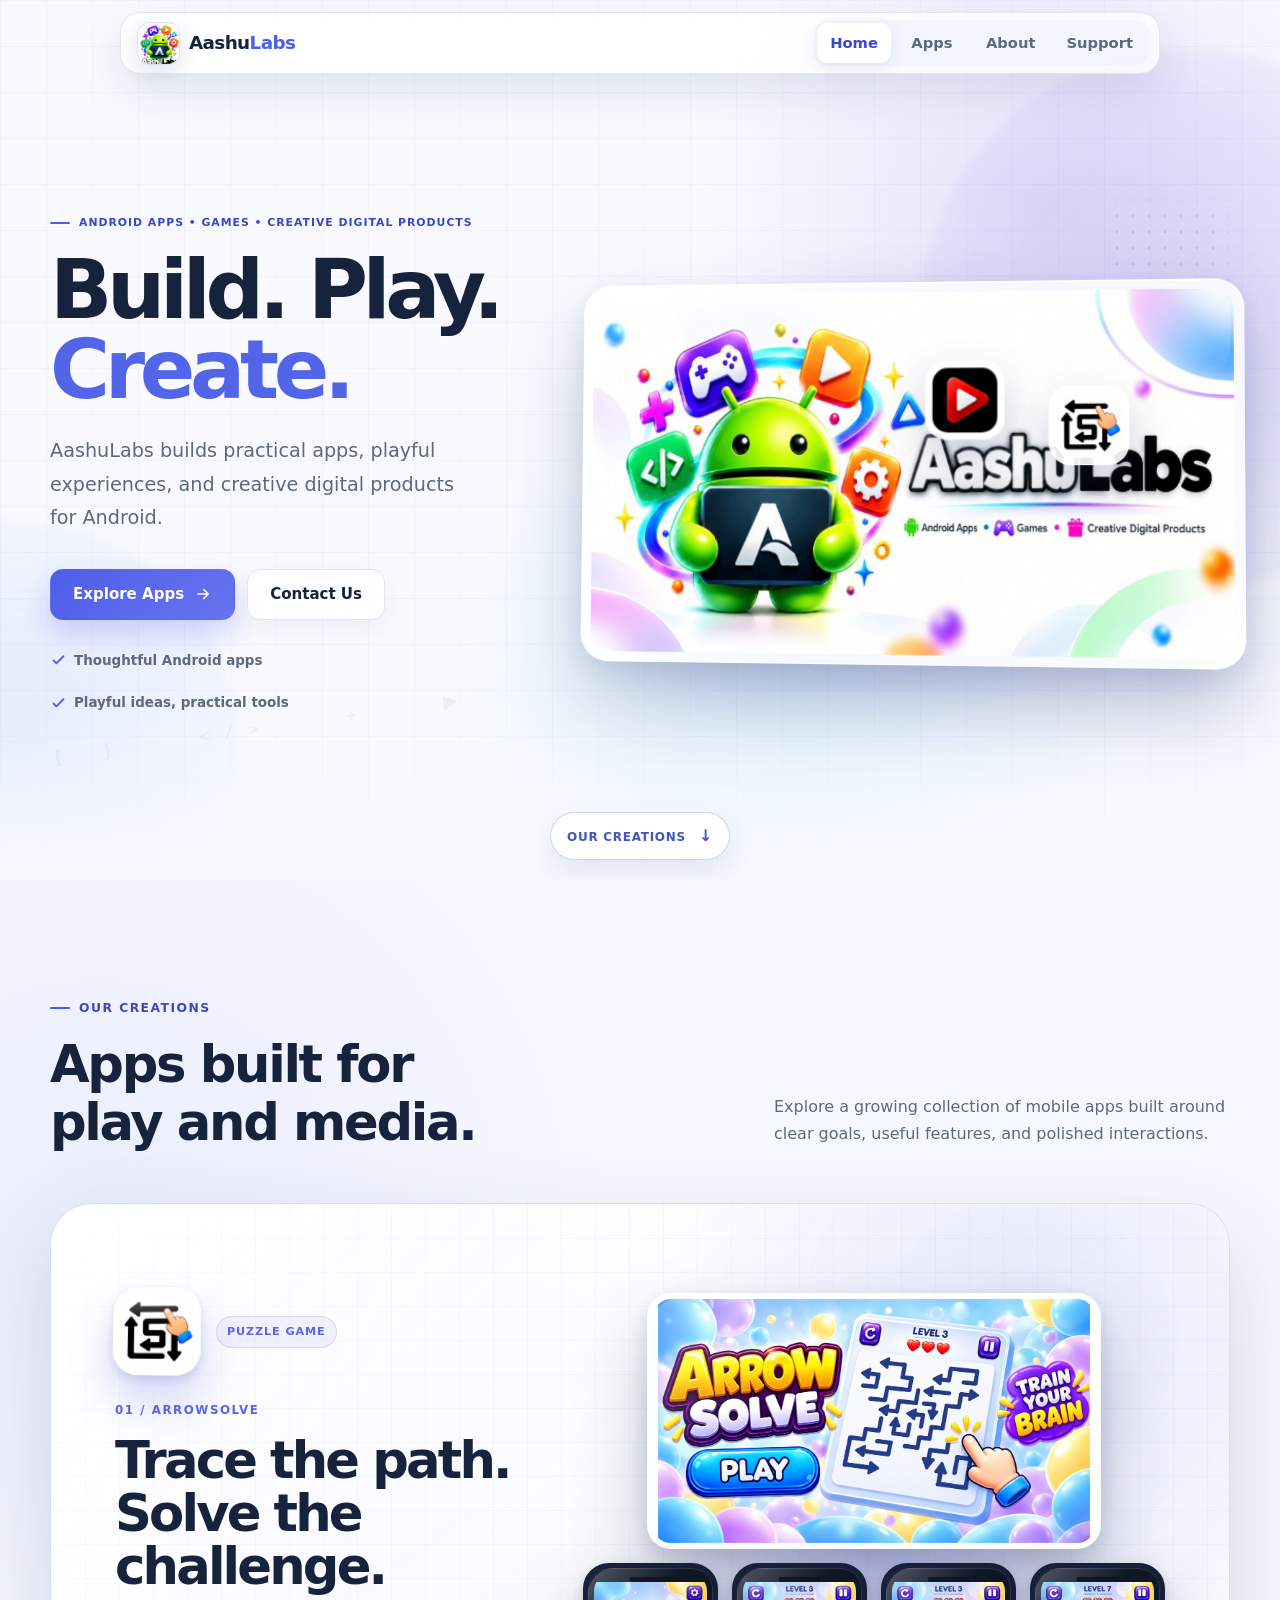
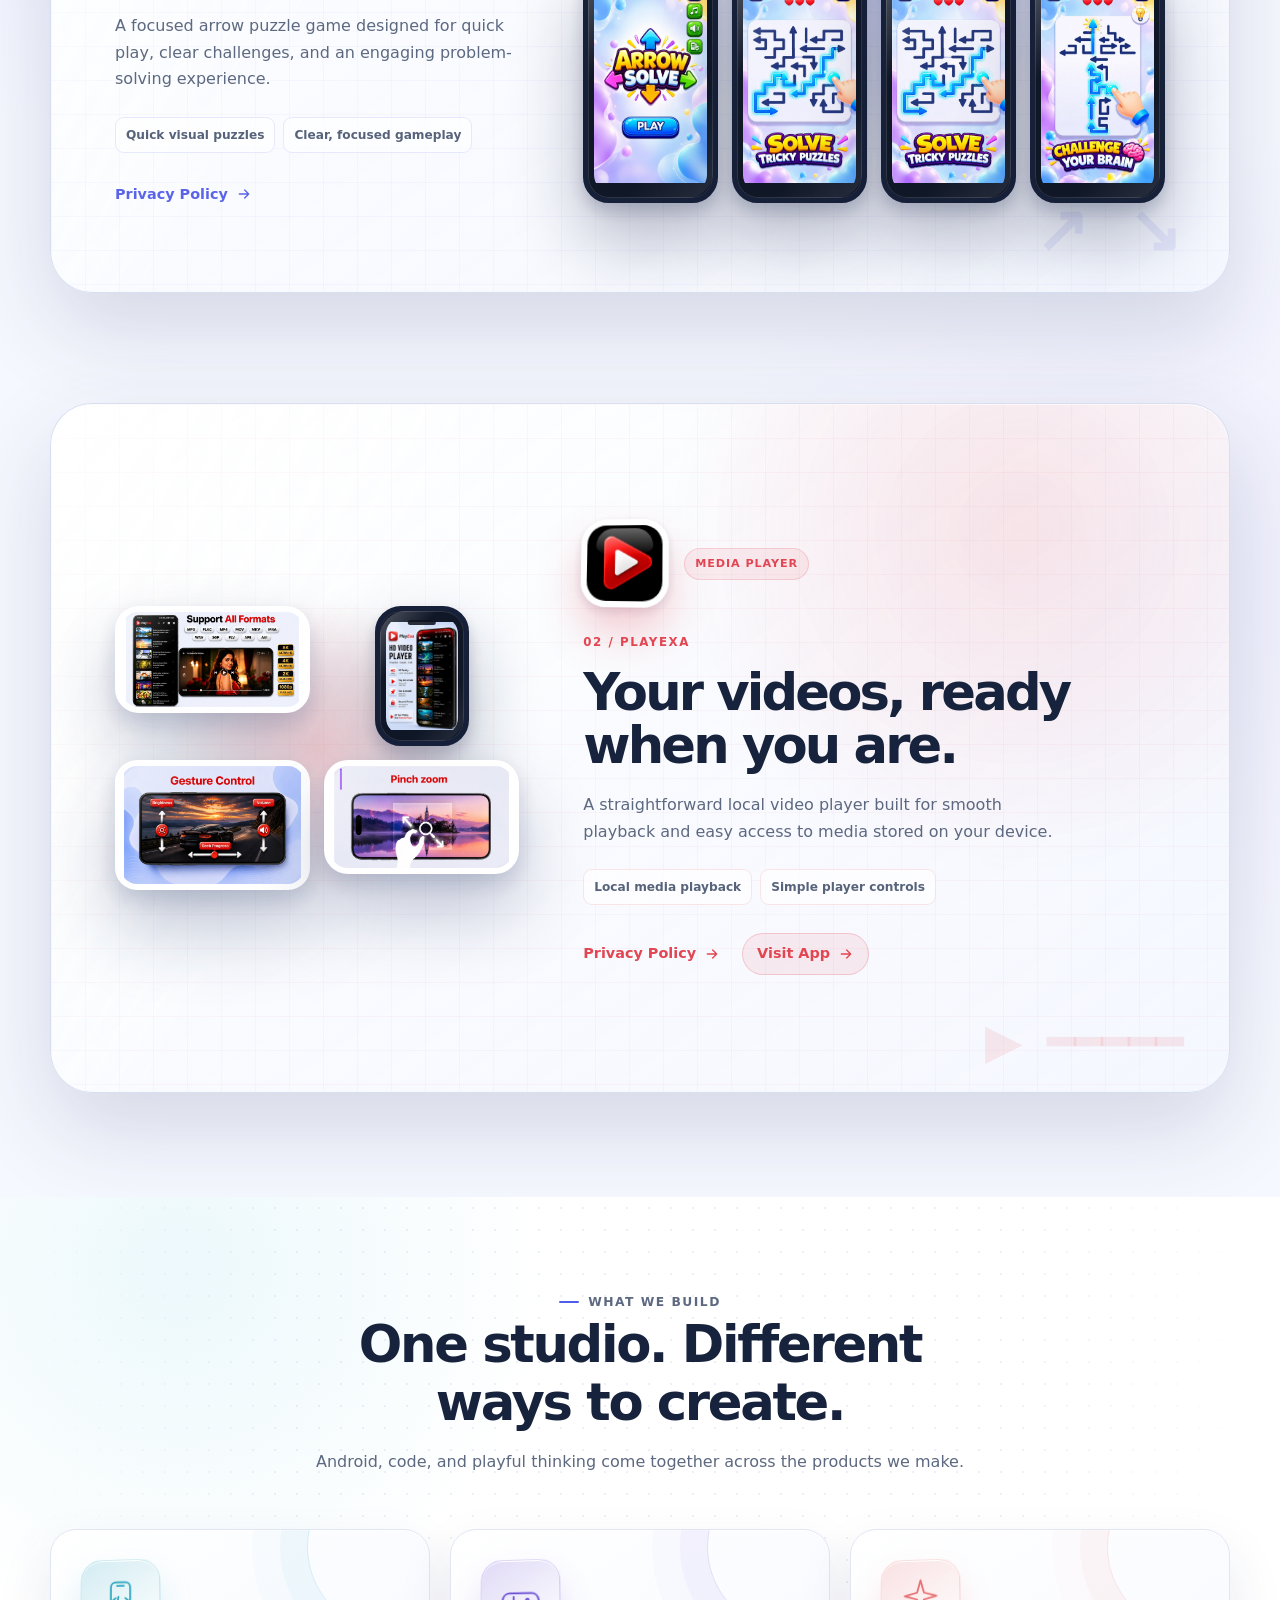
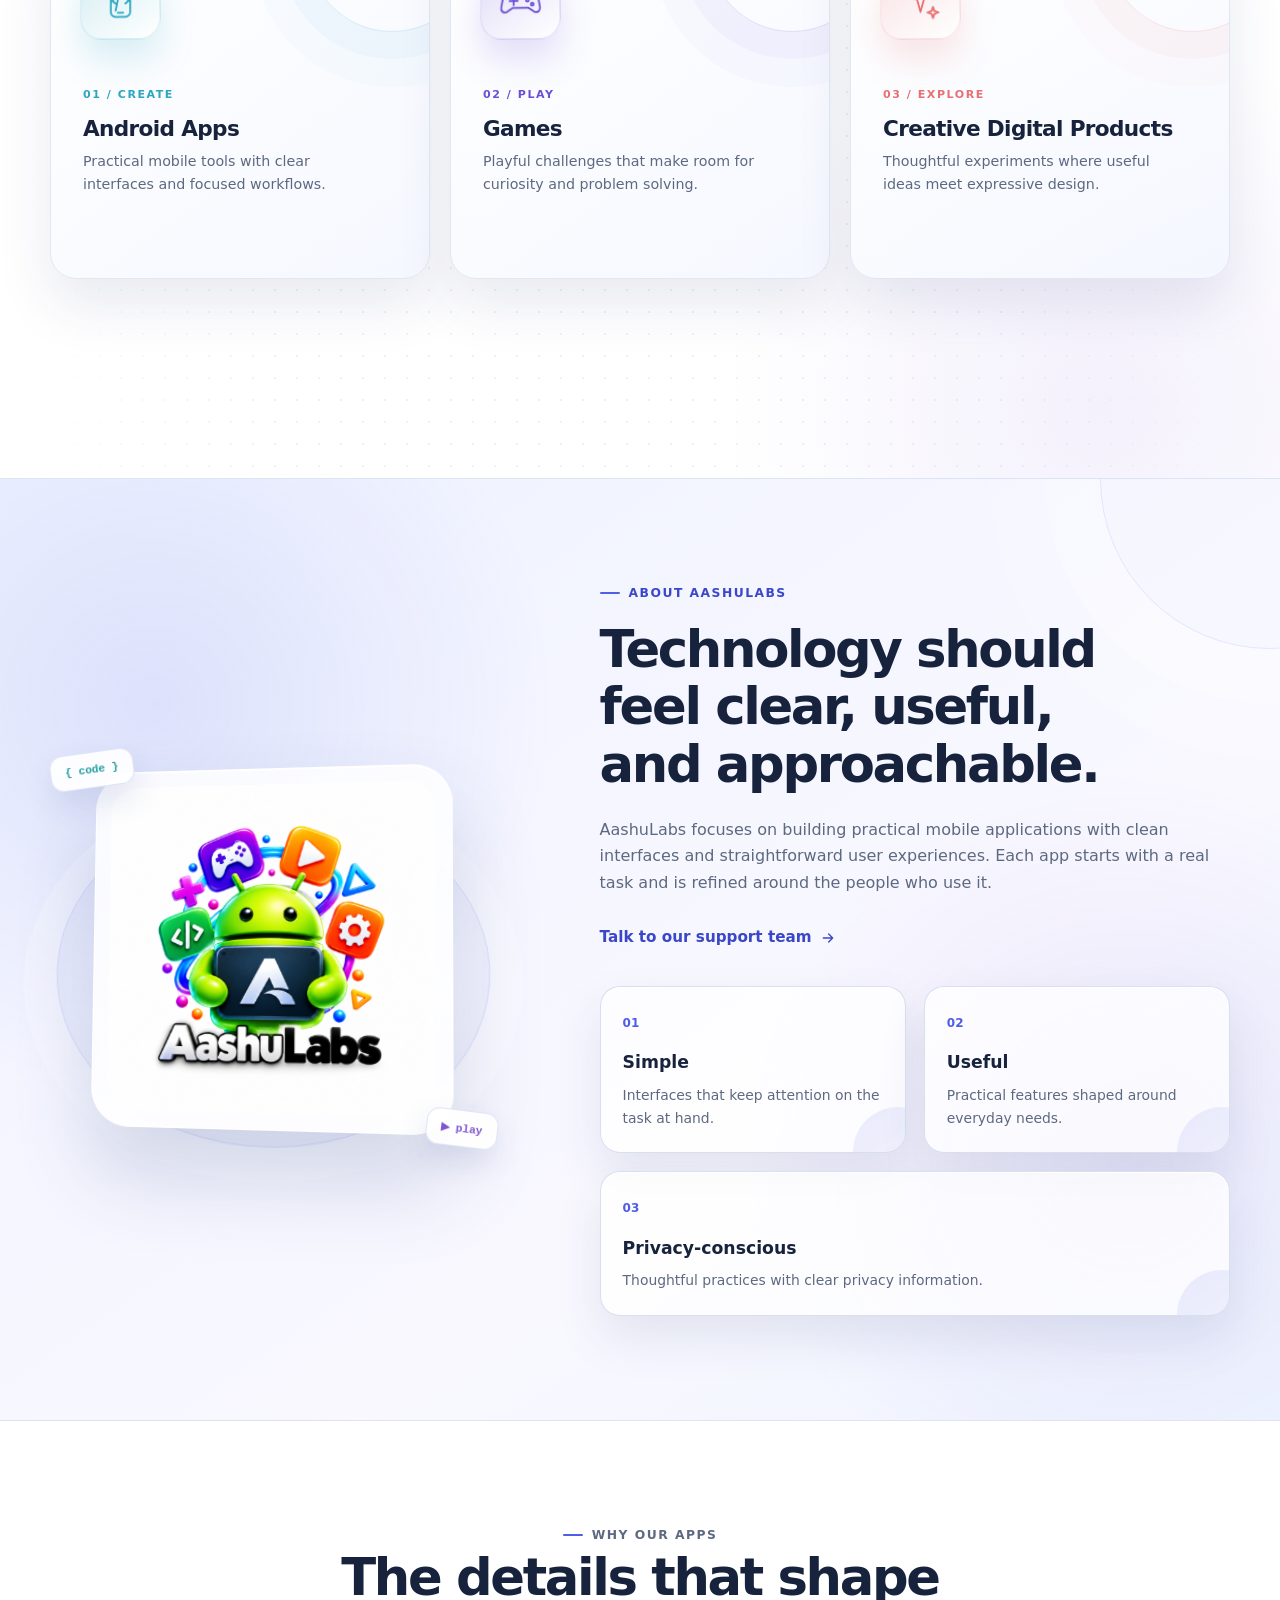
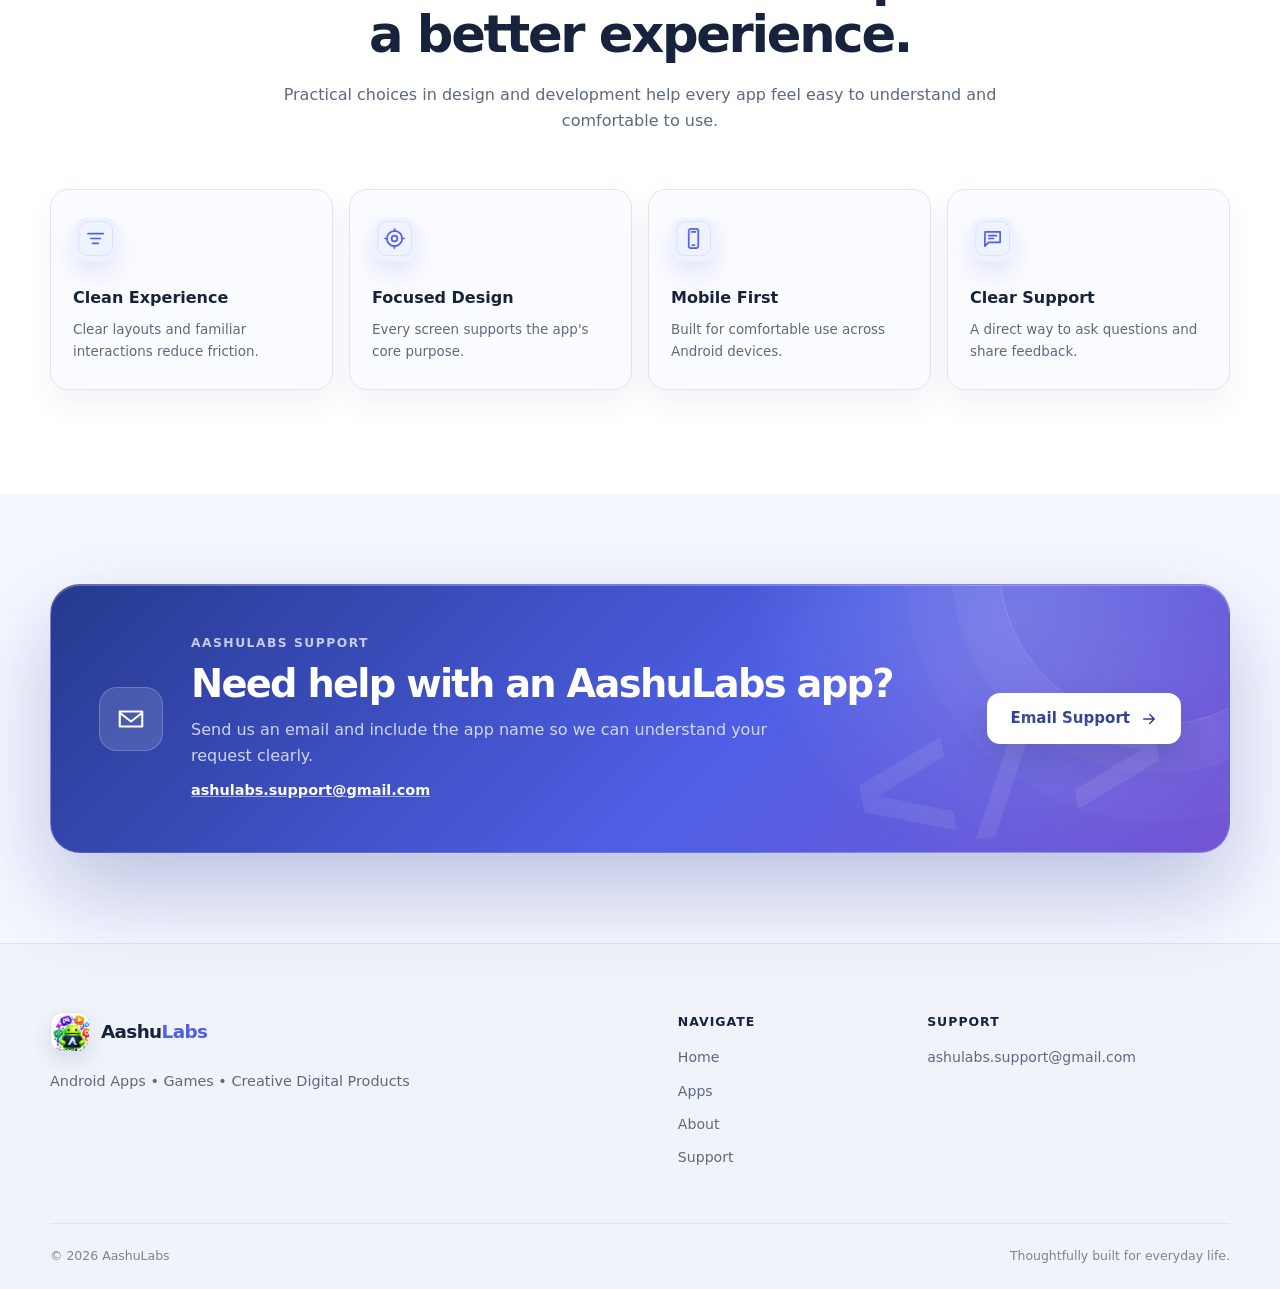
<file: Devloper_Web/HomePage/index.html>
<!doctype html>
<html lang="en">

<head>
  <meta charset="utf-8">
  <meta name="viewport" content="width=device-width, initial-scale=1">
  <meta name="description"
    content="AashuLabs creates Android apps, games, and creative digital products with thoughtful design and clear, useful experiences.">
  <meta name="theme-color" content="#f6f8ff">
  <meta property="og:type" content="website">
  <meta property="og:title" content="AashuLabs | Android Apps, Games & Creative Products">
  <meta property="og:description"
    content="Explore Android apps, playful experiences, and creative digital products from AashuLabs.">
  <title>AashuLabs | Android Apps, Games & Creative Products</title>
  <link rel="stylesheet" href="style.css">
  <script src="script.js" defer></script>
</head>

<body>
  <a class="skip-link" href="#main-content">Skip to main content</a>

  <header class="site-header" id="site-header">
    <div class="nav-shell">
      <a class="brand" href="#home" aria-label="AashuLabs home">
        <span class="brand-logo-crop"><img src="assets/brand/aashulabs-logo.png" width="512" height="512"
            alt="AashuLabs developer logo" decoding="async"></span>
        <span>Aashu<span class="brand-accent">Labs</span></span>
      </a>

      <button class="menu-toggle" type="button" aria-expanded="false" aria-controls="primary-navigation">
        <span class="sr-only">Open navigation menu</span>
        <span class="menu-line"></span>
        <span class="menu-line"></span>
        <span class="menu-line"></span>
      </button>

      <nav class="primary-nav" id="primary-navigation" aria-label="Primary navigation">
        <a class="nav-link is-active" href="#home">Home</a>
        <a class="nav-link" href="#apps">Apps</a>
        <a class="nav-link" href="#about">About</a>
        <a class="nav-link" href="#support">Support</a>
      </nav>
    </div>
  </header>

  <main id="main-content">
    <section class="hero section-anchor" id="home" aria-labelledby="hero-title">
      <div class="hero-glow hero-glow-one" aria-hidden="true"></div>
      <div class="hero-glow hero-glow-two" aria-hidden="true"></div>
      <div class="hero-dots" aria-hidden="true"></div>
      <div class="hero-code-pattern" aria-hidden="true">{ } &nbsp; &lt;/&gt; &nbsp; + &nbsp; ▶</div>

      <div class="container hero-layout">
        <div class="hero-copy reveal reveal-copy">
          <p class="eyebrow"><span></span> Android apps • Games • Creative digital products</p>
          <h1 id="hero-title">Build. Play. <span>Create.</span></h1>
          <p class="hero-intro">AashuLabs builds practical apps, playful experiences, and creative digital products for
            Android.</p>
          <div class="hero-actions">
            <a class="button button-primary" href="#apps">
              Explore Apps
              <svg viewBox="0 0 24 24" aria-hidden="true">
                <path d="m5 12 14 0M13 6l6 6-6 6" />
              </svg>
            </a>
            <a class="button button-secondary"
              href="https://mail.google.com/mail/?view=cm&amp;fs=1&amp;to=ashulabs.support@gmail.com" target="_blank"
              rel="noopener noreferrer">Contact Us</a>
          </div>
          <div class="hero-points" aria-label="Our priorities">
            <span><svg viewBox="0 0 24 24" aria-hidden="true">
                <path d="m5 12 4 4L19 6" />
              </svg> Thoughtful Android apps</span>
            <span><svg viewBox="0 0 24 24" aria-hidden="true">
                <path d="m5 12 4 4L19 6" />
              </svg> Playful ideas, practical tools</span>
          </div>
        </div>

        <div class="hero-visual brand-stage reveal reveal-visual">
          <div class="brand-stage-halo" aria-hidden="true"></div>
          <div class="brand-stage-depth" aria-hidden="true"></div>
          <figure class="brand-banner" data-parallax="banner">
            <img src="assets/brand/aashulabs-banner.jpg" width="1920" height="1080"
              alt="AashuLabs Android apps, games and creative digital products" fetchpriority="high" decoding="async">
            <div class="app-logo-wander" aria-hidden="true">
              <span class="floating-app floating-arrowsolve"><img src="assets/arrowsolve/logo.png" width="420"
                  height="420" alt="" decoding="async"></span>
              <span class="floating-app floating-playexa"><img src="assets/playexa/logo.png" width="420" height="420"
                  alt="" decoding="async"></span>
            </div>
          </figure>
        </div>
      </div>
      <a class="hero-next" href="#apps">Our creations <span aria-hidden="true">↓</span></a>
    </section>

    <section class="section apps-section section-anchor" id="apps" aria-labelledby="apps-title">
      <div class="container">
        <div class="section-heading reveal">
          <div>
            <p class="eyebrow"><span></span> Our creations</p>
            <h2 id="apps-title">Apps built for play and media.</h2>
          </div>
          <p>Explore a growing collection of mobile apps built around clear goals, useful features, and polished
            interactions.</p>
        </div>

        <div class="showcase-list">
          <article class="app-showcase showcase-arrowsolve tilt-card reveal" data-tilt>
            <div class="showcase-copy">
              <div class="showcase-identity">
                <span class="showcase-logo-frame">
                  <img src="assets/arrowsolve/logo.png" width="420" height="420" alt="ArrowSolve app logo"
                    loading="lazy" decoding="async">
                </span>
                <span class="showcase-kicker">Puzzle game</span>
              </div>
              <p class="showcase-index">01 / ArrowSolve</p>
              <h3>Trace the path.<br>Solve the challenge.</h3>
              <p>A focused arrow puzzle game designed for quick play, clear challenges, and an engaging problem-solving
                experience.</p>
              <ul class="app-details" aria-label="ArrowSolve highlights">
                <li>Quick visual puzzles</li>
                <li>Clear, focused gameplay</li>
              </ul>
              <!-- When HomePage files move to the GitHub Pages root, change this link to ./ArrowSolve/. -->
              <a class="text-link showcase-link" href="../ArrowSolve/">Privacy Policy <svg viewBox="0 0 24 24"
                  aria-hidden="true">
                  <path d="m5 12 14 0M13 6l6 6-6 6" />
                </svg></a>
            </div>
            <div class="showcase-media media-arrowsolve" aria-label="ArrowSolve app screenshots">
              <div class="media-glow" aria-hidden="true"></div>
              <figure class="wide-screen wide-screen-back">
                <img src="assets/arrowsolve/overview.jpg" width="1200" height="675"
                  alt="ArrowSolve overview with game board and play button" loading="lazy" decoding="async">
              </figure>
              <figure class="phone-screen phone-screen-one">
                <span class="device-speaker" aria-hidden="true"></span>
                <img src="assets/arrowsolve/welcome.jpg" width="619" height="1100" alt="ArrowSolve welcome screen"
                  loading="lazy" decoding="async">
              </figure>
              <figure class="phone-screen phone-screen-two">
                <span class="device-speaker" aria-hidden="true"></span>
                <img src="assets/arrowsolve/gameplay.jpg" width="619" height="1100" alt="ArrowSolve gameplay screen"
                  loading="lazy" decoding="async">
              </figure>
              <figure class="phone-screen phone-screen-extra-one">
                <span class="device-speaker" aria-hidden="true"></span>
                <a class="media-image-link" href="assets/arrowsolve/level-3.jpg" target="_blank"
                  rel="noopener noreferrer" aria-label="View ArrowSolve level 3 screenshot">
                  <img src="assets/arrowsolve/level-3.jpg" width="700" height="1244"
                    alt="ArrowSolve level 3 puzzle with a highlighted arrow path" loading="lazy" decoding="async">
                </a>
              </figure>
              <figure class="phone-screen phone-screen-extra-two">
                <span class="device-speaker" aria-hidden="true"></span>
                <a class="media-image-link" href="assets/arrowsolve/level-7.jpg" target="_blank"
                  rel="noopener noreferrer" aria-label="View ArrowSolve level 7 screenshot">
                  <img src="assets/arrowsolve/level-7.jpg" width="700" height="1244"
                    alt="ArrowSolve level 7 puzzle with a highlighted arrow path" loading="lazy" decoding="async">
                </a>
              </figure>
            </div>
          </article>

          <article class="app-showcase showcase-playexa showcase-reverse tilt-card reveal" data-tilt>
            <div class="showcase-copy">
              <div class="showcase-identity">
                <span class="showcase-logo-frame">
                  <img src="assets/playexa/logo.png" width="420" height="420" alt="PlayExa Video Player app logo"
                    loading="lazy" decoding="async">
                </span>
                <span class="showcase-kicker">Media player</span>
              </div>
              <p class="showcase-index">02 / PlayExa</p>
              <h3>Your videos, ready when you are.</h3>
              <p>A straightforward local video player built for smooth playback and easy access to media stored on your
                device.</p>
              <ul class="app-details" aria-label="PlayExa highlights">
                <li>Local media playback</li>
                <li>Simple player controls</li>
              </ul>
              <div class="showcase-actions">
                <!-- When HomePage files move to the GitHub Pages root, change this link to ./Playexa/. -->
                <a class="text-link showcase-link" href="../Playexa/">Privacy Policy <svg viewBox="0 0 24 24"
                    aria-hidden="true">
                    <path d="m5 12 14 0M13 6l6 6-6 6" />
                  </svg></a>
                <a class="text-link showcase-link visit-app-link"
                  href="https://play.google.com/store/apps/details?id=com.playexa.hdplayer&amp;hl=en_IN" target="_blank"
                  rel="noopener noreferrer" aria-label="Visit PlayExa on Google Play">Visit App <svg viewBox="0 0 24 24"
                    aria-hidden="true">
                    <path d="m5 12 14 0M13 6l6 6-6 6" />
                  </svg></a>
              </div>
            </div>
            <div class="showcase-media media-playexa" aria-label="PlayExa Video Player screenshots">
              <div class="media-glow" aria-hidden="true"></div>
              <figure class="wide-screen wide-screen-back">
                <img src="assets/playexa/player.jpg" width="1200" height="661"
                  alt="PlayExa video player and supported media formats" loading="lazy" decoding="async">
              </figure>
              <figure class="phone-screen phone-screen-one">
                <span class="device-speaker" aria-hidden="true"></span>
                <img src="assets/playexa/features.jpg" width="679" height="1020" alt="PlayExa feature overview screen"
                  loading="lazy" decoding="async">
              </figure>
              <figure class="wide-screen wide-screen-front">
                <img src="assets/playexa/controls.jpg" width="1200" height="800"
                  alt="PlayExa gesture controls demonstration" loading="lazy" decoding="async">
              </figure>
              <figure class="wide-screen wide-screen-extra">
                <a class="media-image-link" href="assets/playexa/pinch-zoom.jpg" target="_blank"
                  rel="noopener noreferrer" aria-label="View PlayExa pinch zoom screenshot">
                  <img src="assets/playexa/pinch-zoom.jpg" width="1100" height="639"
                    alt="PlayExa pinch zoom demonstration on a video" loading="lazy" decoding="async">
                </a>
              </figure>
            </div>
          </article>
        </div>
      </div>
    </section>

    <section class="section build-section" aria-labelledby="build-title">
      <div class="container">
        <div class="center-heading reveal">
          <p class="eyebrow"><span></span> What we build</p>
          <h2 id="build-title">One studio. Different ways to create.</h2>
          <p>Android, code, and playful thinking come together across the products we make.</p>
        </div>

        <div class="build-grid">
          <article class="build-card build-android reveal">
            <span class="build-icon" aria-hidden="true"><svg viewBox="0 0 64 64" fill="none">
                <rect x="18" y="7" width="28" height="50" rx="7" />
                <path d="M27 12h10M28 51h8M25 30l-5 4 5 4m14-8 5 4-5 4m-10-10-4 20" />
              </svg></span>
            <span class="build-number">01 / CREATE</span>
            <h3>Android Apps</h3>
            <p>Practical mobile tools with clear interfaces and focused workflows.</p>
          </article>
          <article class="build-card build-games reveal">
            <span class="build-icon" aria-hidden="true"><svg viewBox="0 0 64 64" fill="none">
                <path d="M16 23h32c5 0 9 4 10 9l2 11c1 5-3 9-8 7l-9-6H21l-9 6c-5 2-9-2-8-7l2-11c1-5 5-9 10-9Z" />
                <path d="M16 34h12m-6-6v12" />
                <circle cx="42" cy="33" r="2" />
                <circle cx="49" cy="39" r="2" />
              </svg></span>
            <span class="build-number">02 / PLAY</span>
            <h3>Games</h3>
            <p>Playful challenges that make room for curiosity and problem solving.</p>
          </article>
          <article class="build-card build-creative reveal">
            <span class="build-icon" aria-hidden="true"><svg viewBox="0 0 64 64" fill="none">
                <path d="m32 4 5 18 18 5-18 5-5 18-5-18-18-5 18-5 5-18Z" />
                <path d="m50 43 2 6 6 2-6 2-2 6-2-6-6-2 6-2 2-6Z" />
              </svg></span>
            <span class="build-number">03 / EXPLORE</span>
            <h3>Creative Digital Products</h3>
            <p>Thoughtful experiments where useful ideas meet expressive design.</p>
          </article>
        </div>

        <div class="build-strip reveal" aria-label="Our creative process">
          <span class="strip-title">FROM IDEA TO EXPERIENCE</span>
          <ol>
            <li>Idea</li>
            <li>Design</li>
            <li>Code</li>
            <li>Build</li>
            <li>Play</li>
          </ol>
        </div>
      </div>
    </section>

    <section class="section about-section section-anchor" id="about" aria-labelledby="about-title">
      <div class="container about-layout">
        <div class="about-brand-visual reveal">
          <div class="about-orbit" aria-hidden="true"></div>
          <div class="about-logo-panel">
            <img src="assets/brand/aashulabs-logo.png" width="512" height="512" alt="AashuLabs developer logo"
              loading="lazy" decoding="async">
          </div>
          <span class="about-float-tag about-float-code" aria-hidden="true">{ code }</span>
          <span class="about-float-tag about-float-play" aria-hidden="true">▶ play</span>
        </div>
        <div class="about-content">
          <div class="about-copy reveal">
            <p class="eyebrow"><span></span> About AashuLabs</p>
            <h2 id="about-title">Technology should feel clear, useful, and approachable.</h2>
            <p>AashuLabs focuses on building practical mobile applications with clean interfaces and straightforward
              user experiences. Each app starts with a real task and is refined around the people who use it.</p>
            <a class="text-link text-link-large"
              href="https://mail.google.com/mail/?view=cm&amp;fs=1&amp;to=ashulabs.support@gmail.com" target="_blank"
              rel="noopener noreferrer">Talk to our support team <svg viewBox="0 0 24 24" aria-hidden="true">
                <path d="m5 12 14 0M13 6l6 6-6 6" />
              </svg></a>
          </div>
          <div class="value-grid">
            <article class="value-card reveal">
              <span class="value-number">01</span>
              <h3>Simple</h3>
              <p>Interfaces that keep attention on the task at hand.</p>
            </article>
            <article class="value-card reveal">
              <span class="value-number">02</span>
              <h3>Useful</h3>
              <p>Practical features shaped around everyday needs.</p>
            </article>
            <article class="value-card reveal">
              <span class="value-number">03</span>
              <h3>Privacy-conscious</h3>
              <p>Thoughtful practices with clear privacy information.</p>
            </article>
          </div>
        </div>
      </div>
    </section>

    <section class="section features-section" aria-labelledby="features-title">
      <div class="container">
        <div class="center-heading reveal">
          <p class="eyebrow"><span></span> Why our apps</p>
          <h2 id="features-title">The details that shape a better experience.</h2>
          <p>Practical choices in design and development help every app feel easy to understand and comfortable to use.
          </p>
        </div>

        <div class="feature-grid">
          <article class="feature-card reveal">
            <span class="line-icon"><svg viewBox="0 0 24 24" aria-hidden="true">
                <path d="M4 7h16M7 12h10M9 17h6" />
              </svg></span>
            <h3>Clean Experience</h3>
            <p>Clear layouts and familiar interactions reduce friction.</p>
          </article>
          <article class="feature-card reveal">
            <span class="line-icon"><svg viewBox="0 0 24 24" aria-hidden="true">
                <circle cx="12" cy="12" r="8" />
                <circle cx="12" cy="12" r="3" />
                <path d="M12 2v2M22 12h-2M12 22v-2M2 12h2" />
              </svg></span>
            <h3>Focused Design</h3>
            <p>Every screen supports the app's core purpose.</p>
          </article>
          <article class="feature-card reveal">
            <span class="line-icon"><svg viewBox="0 0 24 24" aria-hidden="true">
                <rect x="7" y="2" width="10" height="20" rx="2" />
                <path d="M10 5h4M11 19h2" />
              </svg></span>
            <h3>Mobile First</h3>
            <p>Built for comfortable use across Android devices.</p>
          </article>
          <article class="feature-card reveal">
            <span class="line-icon"><svg viewBox="0 0 24 24" aria-hidden="true">
                <path d="M4 5h16v11H8l-4 4z" />
                <path d="M8 9h8M8 12h5" />
              </svg></span>
            <h3>Clear Support</h3>
            <p>A direct way to ask questions and share feedback.</p>
          </article>
        </div>
      </div>
    </section>

    <section class="section support-section section-anchor" id="support" aria-labelledby="support-title">
      <div class="container">
        <div class="support-card reveal">
          <div class="support-decoration" aria-hidden="true"></div>
          <div class="support-icon" aria-hidden="true">
            <svg viewBox="0 0 24 24">
              <path d="M3 6h18v12H3zM3 7l9 7 9-7" />
            </svg>
          </div>
          <div class="support-copy">
            <p class="eyebrow">AashuLabs Support</p>
            <h2 id="support-title">Need help with an AashuLabs app?</h2>
            <p>Send us an email and include the app name so we can understand your request clearly.</p>
            <a class="support-email"
              href="https://mail.google.com/mail/?view=cm&amp;fs=1&amp;to=ashulabs.support@gmail.com" target="_blank"
              rel="noopener noreferrer">ashulabs.support@gmail.com</a>
          </div>
          <a class="button button-light"
            href="https://mail.google.com/mail/?view=cm&amp;fs=1&amp;to=ashulabs.support@gmail.com" target="_blank"
            rel="noopener noreferrer">
            Email Support
            <svg viewBox="0 0 24 24" aria-hidden="true">
              <path d="m5 12 14 0M13 6l6 6-6 6" />
            </svg>
          </a>
        </div>
      </div>
    </section>
  </main>

  <footer class="site-footer">
    <div class="container footer-grid">
      <div class="footer-intro">
        <a class="brand footer-brand" href="#home">
          <span class="brand-logo-crop"><img src="assets/brand/aashulabs-logo.png" width="512" height="512"
              alt="AashuLabs developer logo" loading="lazy" decoding="async"></span>
          <span>Aashu<span class="brand-accent">Labs</span></span>
        </a>
        <p>Android Apps • Games • Creative Digital Products</p>
      </div>

      <nav class="footer-nav" aria-label="Footer navigation">
        <strong>Navigate</strong>
        <a href="#home">Home</a>
        <a href="#apps">Apps</a>
        <a href="#about">About</a>
        <a href="#support">Support</a>
      </nav>

      <div class="footer-support">
        <strong>Support</strong>
        <a href="https://mail.google.com/mail/?view=cm&amp;fs=1&amp;to=ashulabs.support@gmail.com" target="_blank"
          rel="noopener noreferrer">ashulabs.support@gmail.com</a>
      </div>
    </div>
    <div class="container footer-bottom">
      <p>&copy; <span id="current-year"></span> AashuLabs</p>
      <p>Thoughtfully built for everyday life.</p>
    </div>
  </footer>
</body>

</html>
</file>
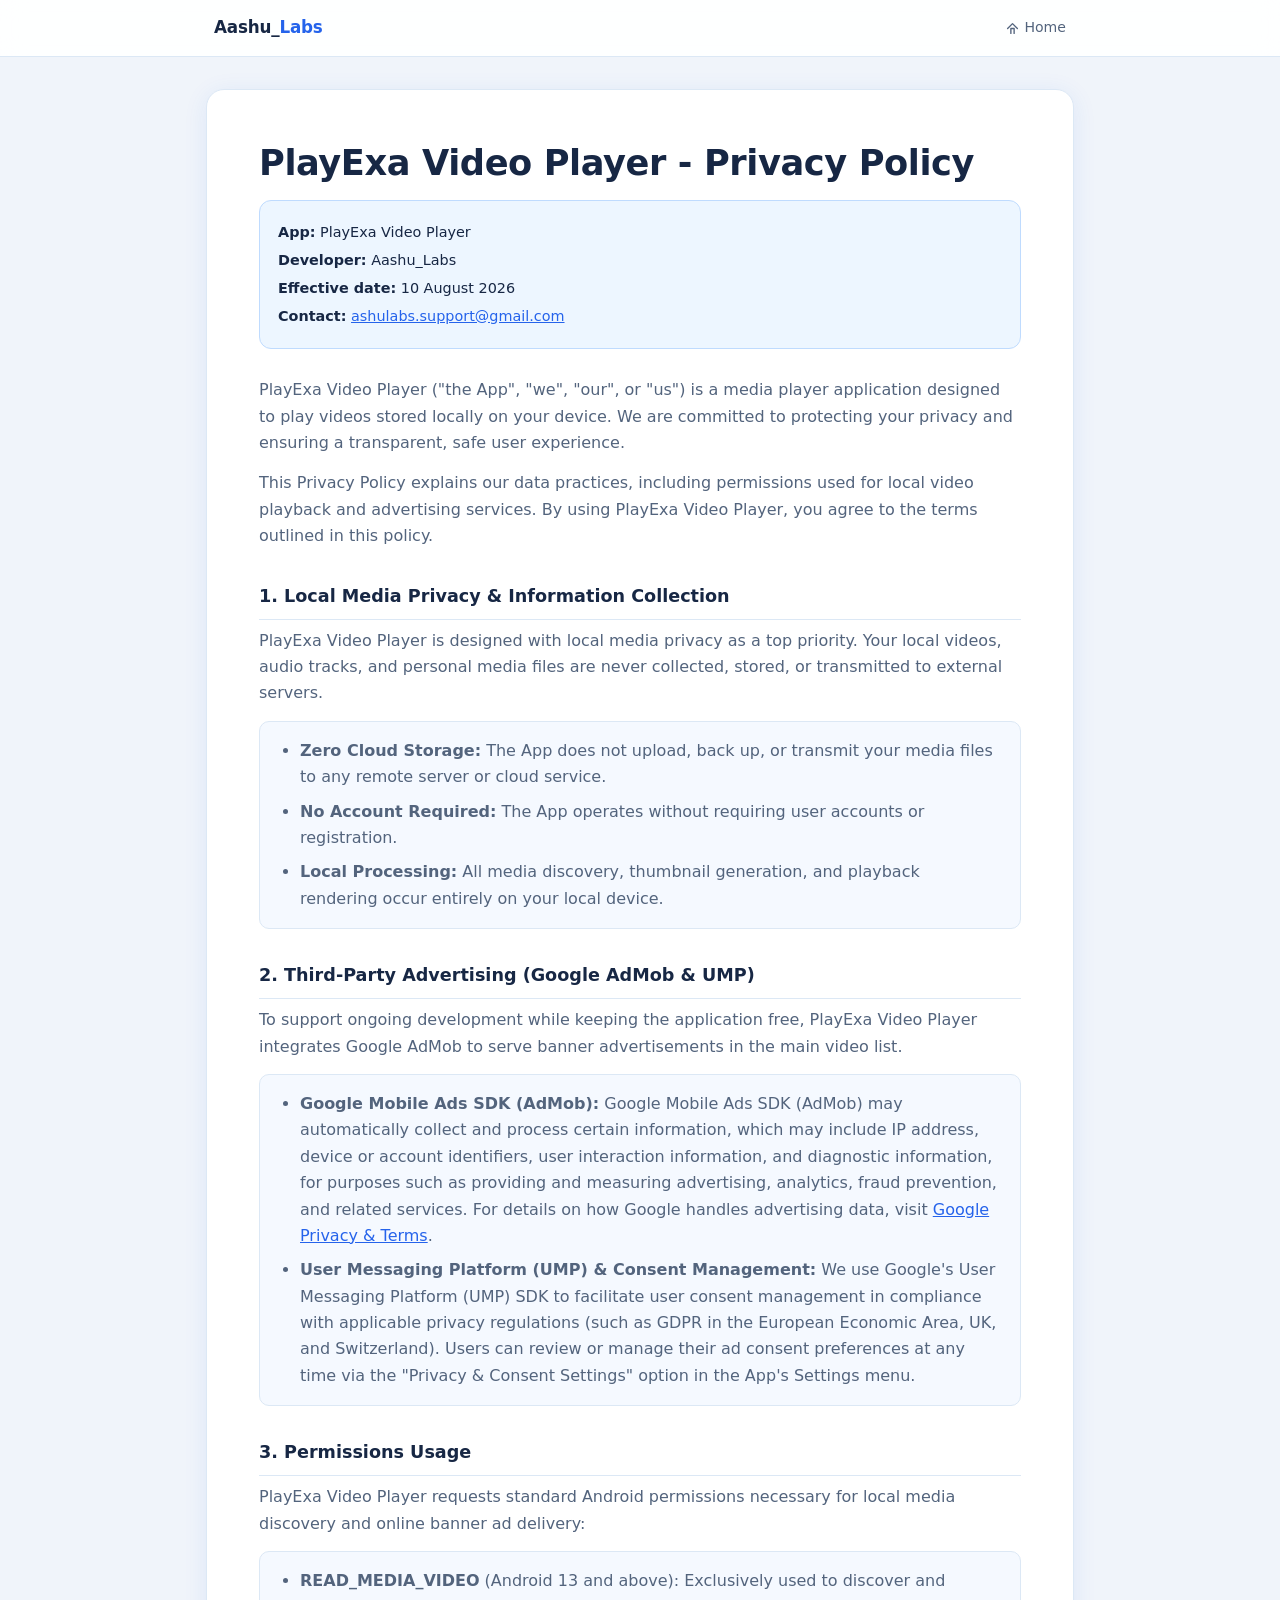
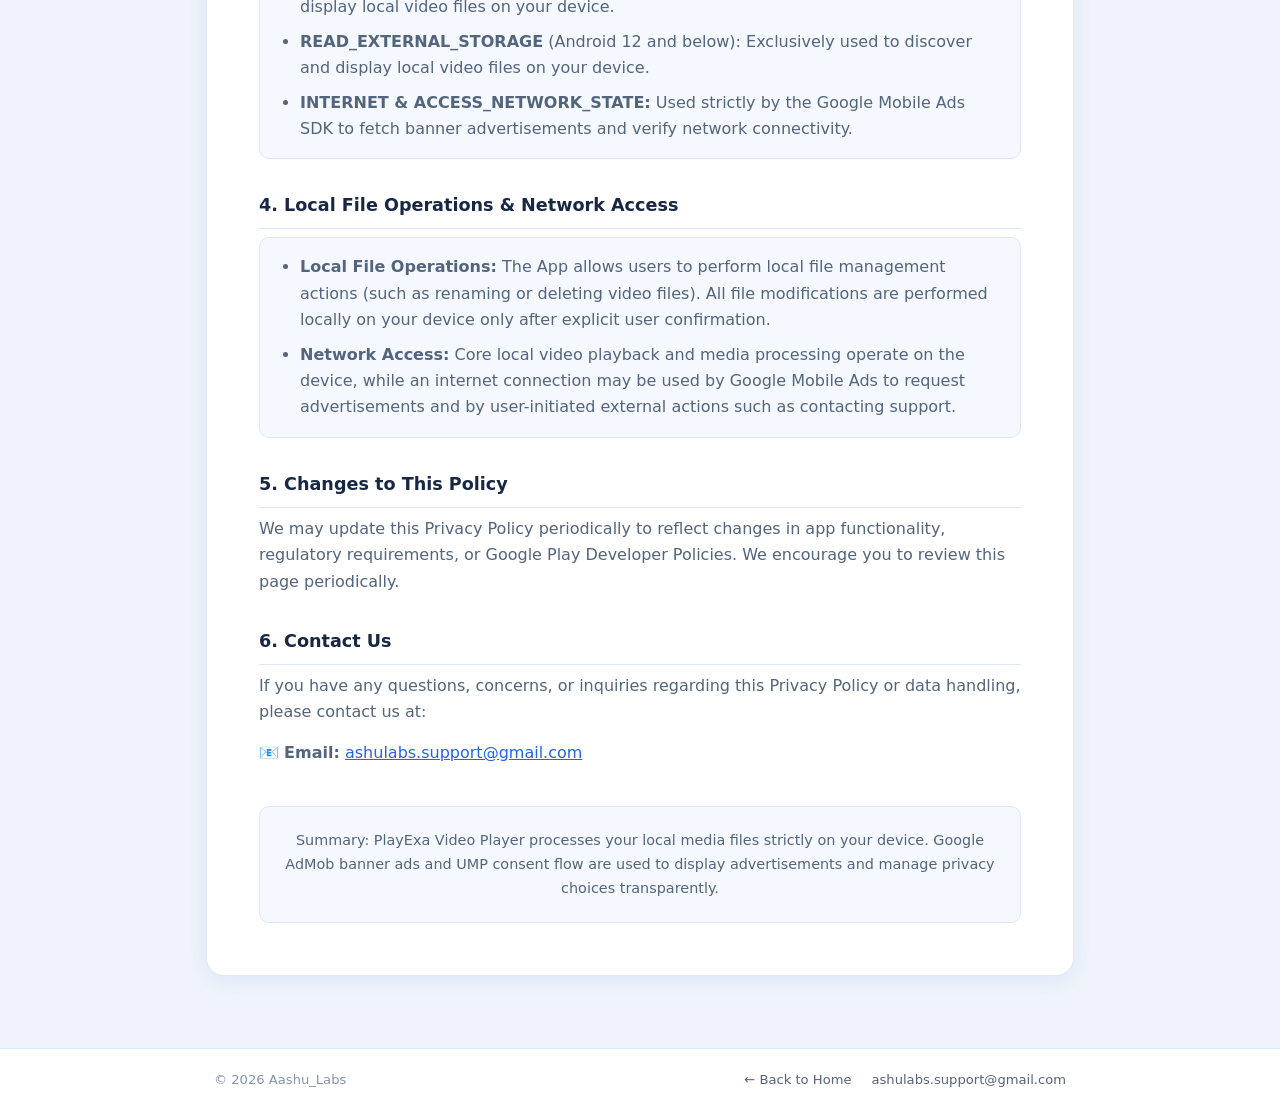
<file: Devloper_Web/Playexa/index.html>
<!DOCTYPE html>
<html lang="en">
<head>
    <meta charset="UTF-8">
    <meta name="viewport" content="width=device-width, initial-scale=1.0">
    <meta name="description" content="Privacy Policy for PlayExa Video Player by Aashu_Labs.">
    <title>PlayExa Video Player - Privacy Policy — Aashu_Labs</title>
    <style>
    /* ── Design Tokens (shared palette) ── */
    :root {
      --page:    #f0f4fa;
      --card:    #ffffff;
      --ink:     #172744;
      --muted:   #53647d;
      --subtle:  #8295ad;
      --line:    #dce8f5;
      --accent:  #2563eb;
      --radius:  18px;
      --shadow:  0 4px 24px rgba(37,99,235,.09);
      --font:    system-ui, -apple-system, BlinkMacSystemFont, "Segoe UI", sans-serif;
    }

    *, *::before, *::after { box-sizing: border-box; margin: 0; padding: 0; }

    body {
      font-family: var(--font);
      background: var(--page);
      color: var(--ink);
      line-height: 1.65;
      -webkit-font-smoothing: antialiased;
    }

    a { color: var(--accent); overflow-wrap: anywhere; }
    a:hover { text-decoration: underline; }
    a:focus-visible { outline: 2px solid var(--accent); outline-offset: 3px; border-radius: 4px; }

    /* ── Site Header ── */
    .site-header {
      background: rgba(255,255,255,.92);
      backdrop-filter: blur(12px);
      -webkit-backdrop-filter: blur(12px);
      border-bottom: 1px solid var(--line);
    }

    .header-inner {
      max-width: 900px;
      margin: 0 auto;
      padding: 0 24px;
      height: 56px;
      display: flex;
      align-items: center;
      justify-content: space-between;
      gap: 16px;
    }

    .brand {
      font-size: 1.05rem;
      font-weight: 700;
      color: var(--ink);
      text-decoration: none;
      letter-spacing: -.2px;
    }
    .brand span { color: var(--accent); }

    .home-link {
      font-size: .88rem;
      font-weight: 500;
      color: var(--muted);
      text-decoration: none;
      display: inline-flex;
      align-items: center;
      gap: 5px;
      transition: color .2s;
    }
    .home-link:hover { color: var(--accent); text-decoration: none; }

    /* ── Main content card ── */
    main {
      max-width: 900px;
      margin: 32px auto;
      padding: 0 16px 40px;
    }

    .policy-card {
      background: var(--card);
      border: 1px solid var(--line);
      border-radius: var(--radius);
      box-shadow: var(--shadow);
      padding: clamp(28px, 5vw, 52px);
    }

    /* ── Typography ── */
    h1 {
      font-size: clamp(1.6rem, 4vw, 2.2rem);
      font-weight: 800;
      color: var(--ink);
      line-height: 1.2;
      margin-bottom: 16px;
      letter-spacing: -.4px;
    }

    h2 {
      font-size: 1.1rem;
      font-weight: 700;
      color: var(--ink);
      margin: 32px 0 8px;
      padding-bottom: 8px;
      border-bottom: 1px solid var(--line);
    }

    p { color: var(--muted); margin: 8px 0 14px; }

    /* ── Meta info block ── */
    .meta {
      margin: 0 0 28px;
      padding: 16px 18px;
      background: #edf6ff;
      border-radius: 12px;
      border: 1px solid #bfdbfe;
    }
    .meta p { color: var(--ink); margin: 4px 0; font-size: .9rem; overflow-wrap: anywhere; }

    /* ── Policy lists and notes ── */
    ul {
      margin: 8px 0 20px;
      padding: 16px 18px 16px 40px;
      background: #f5f9ff;
      border: 1px solid var(--line);
      border-radius: 10px;
    }
    li { color: var(--muted); margin-bottom: 8px; }
    li:last-child { margin-bottom: 0; }
    .footer-note {
      margin-top: 40px;
      padding: 22px;
      background: #f5f9ff;
      border: 1px solid var(--line);
      border-radius: 10px;
      color: var(--muted);
      font-size: .9rem;
      text-align: center;
    }

    /* ── Sections ── */
    section + section { margin-top: 4px; }

    /* ── Footer ── */
    .site-footer {
      border-top: 1px solid var(--line);
      background: var(--card);
    }

    .footer-inner {
      max-width: 900px;
      margin: 0 auto;
      padding: 20px 24px;
      display: flex;
      align-items: center;
      justify-content: space-between;
      gap: 12px;
      flex-wrap: wrap;
    }

    .footer-copy { font-size: .82rem; color: var(--subtle); }

    .footer-links {
      display: flex;
      gap: 20px;
      flex-wrap: wrap;
    }

    .footer-links a {
      font-size: .82rem;
      color: var(--muted);
      text-decoration: none;
    }
    .footer-links a:hover { color: var(--accent); }

    /* ── Responsive ── */
    @media (max-width: 560px) {
      main { margin: 0; padding: 0 0 32px; }
      .policy-card { border-radius: 0; border-left: 0; border-right: 0; box-shadow: none; }
      .header-inner { padding: 0 16px; }
      .footer-inner { padding: 16px; flex-direction: column; align-items: flex-start; }
      ul { padding-left: 32px; }
    }
  </style>
</head>

<body>

    <!-- Site Header -->
    <header class="site-header">
        <div class="header-inner">
            <a class="brand" href="../HomePage/">Aashu_<span>Labs</span></a>
            <a class="home-link" href="../HomePage/">
                <svg width="13" height="13" viewBox="0 0 24 24" fill="none" stroke="currentColor" stroke-width="2.5" stroke-linecap="round" stroke-linejoin="round" aria-hidden="true"><path d="M3 12L12 3l9 9"/><path d="M9 21V12h6v9"/></svg>
                Home
            </a>
        </div>
    </header>

    <!-- Policy Content -->
    <main>
        <article class="policy-card">

            <header>
                <h1>PlayExa Video Player - Privacy Policy</h1>
                <div class="meta">
                    <p><strong>App:</strong> PlayExa Video Player</p>
                    <p><strong>Developer:</strong> Aashu_Labs</p>
                    <p><strong>Effective date:</strong> 10 August 2026</p>
                    <p><strong>Contact:</strong> <a href="mailto:ashulabs.support@gmail.com">ashulabs.support@gmail.com</a></p>
                </div>
            </header>

            <p>PlayExa Video Player ("the App", "we", "our", or "us") is a media player application designed to play videos
                stored locally on your device. We are committed to protecting your privacy and ensuring a transparent, safe
                user experience.</p>
            <p>This Privacy Policy explains our data practices, including permissions used for local video playback and
                advertising services. By using PlayExa Video Player, you agree to the terms outlined in this policy.</p>

            <h2>1. Local Media Privacy &amp; Information Collection</h2>
            <p>PlayExa Video Player is designed with local media privacy as a top priority. Your local videos, audio tracks,
                and personal media files are never collected, stored, or transmitted to external servers.</p>
            <ul>
                <li><strong>Zero Cloud Storage:</strong> The App does not upload, back up, or transmit your media files to
                    any remote server or cloud service.</li>
                <li><strong>No Account Required:</strong> The App operates without requiring user accounts or registration.
                </li>
                <li><strong>Local Processing:</strong> All media discovery, thumbnail generation, and playback rendering
                    occur entirely on your local device.</li>
            </ul>

            <h2>2. Third-Party Advertising (Google AdMob &amp; UMP)</h2>
            <p>To support ongoing development while keeping the application free, PlayExa Video Player integrates Google
                AdMob to serve banner advertisements in the main video list.</p>
            <ul>
                <li><strong>Google Mobile Ads SDK (AdMob):</strong> Google Mobile Ads SDK (AdMob) may automatically collect
                    and process certain information, which may include IP address, device or account identifiers, user
                    interaction information, and diagnostic information, for purposes such as providing and measuring
                    advertising, analytics, fraud prevention, and related services. For details on how Google handles
                    advertising data, visit <a href="https://policies.google.com/privacy" target="_blank"
                        rel="noopener">Google Privacy &amp; Terms</a>.</li>
                <li><strong>User Messaging Platform (UMP) &amp; Consent Management:</strong> We use Google's User Messaging
                    Platform (UMP) SDK to facilitate user consent management in compliance with applicable privacy
                    regulations (such as GDPR in the European Economic Area, UK, and Switzerland). Users can review or
                    manage their ad consent preferences at any time via the "Privacy &amp; Consent Settings" option in the
                    App's Settings menu.</li>
            </ul>

            <h2>3. Permissions Usage</h2>
            <p>PlayExa Video Player requests standard Android permissions necessary for local media discovery and online
                banner ad delivery:</p>
            <ul>
                <li><strong>READ_MEDIA_VIDEO</strong> (Android 13 and above): Exclusively used to discover and display local
                    video files on your device.</li>
                <li><strong>READ_EXTERNAL_STORAGE</strong> (Android 12 and below): Exclusively used to discover and display
                    local video files on your device.</li>
                <li><strong>INTERNET &amp; ACCESS_NETWORK_STATE:</strong> Used strictly by the Google Mobile Ads SDK to
                    fetch banner advertisements and verify network connectivity.</li>
            </ul>

            <h2>4. Local File Operations &amp; Network Access</h2>
            <ul>
                <li><strong>Local File Operations:</strong> The App allows users to perform local file management actions
                    (such as renaming or deleting video files). All file modifications are performed locally on your device
                    only after explicit user confirmation.</li>
                <li><strong>Network Access:</strong> Core local video playback and media processing operate on the device,
                    while an internet connection may be used by Google Mobile Ads to request advertisements and by
                    user-initiated external actions such as contacting support.</li>
            </ul>

            <h2>5. Changes to This Policy</h2>
            <p>We may update this Privacy Policy periodically to reflect changes in app functionality, regulatory
                requirements, or Google Play Developer Policies. We encourage you to review this page periodically.</p>

            <h2>6. Contact Us</h2>
            <p>If you have any questions, concerns, or inquiries regarding this Privacy Policy or data handling, please
                contact us at:</p>
            <p>&#128231; <strong>Email:</strong> <a href="mailto:ashulabs.support@gmail.com">ashulabs.support@gmail.com</a>
            </p>

            <div class="footer-note">
                Summary: PlayExa Video Player processes your local media files strictly on your device. Google AdMob banner
                ads and UMP consent flow are used to display advertisements and manage privacy choices transparently.
            </div>

        </article>
    </main>

    <!-- Footer -->
    <footer class="site-footer">
        <div class="footer-inner">
            <span class="footer-copy">&copy; 2026 Aashu_Labs</span>
            <nav class="footer-links" aria-label="Footer navigation">
                <a href="../HomePage/">&#8592; Back to Home</a>
                <a href="mailto:ashulabs.support@gmail.com">ashulabs.support@gmail.com</a>
            </nav>
        </div>
    </footer>

</body>

</html>
</file>
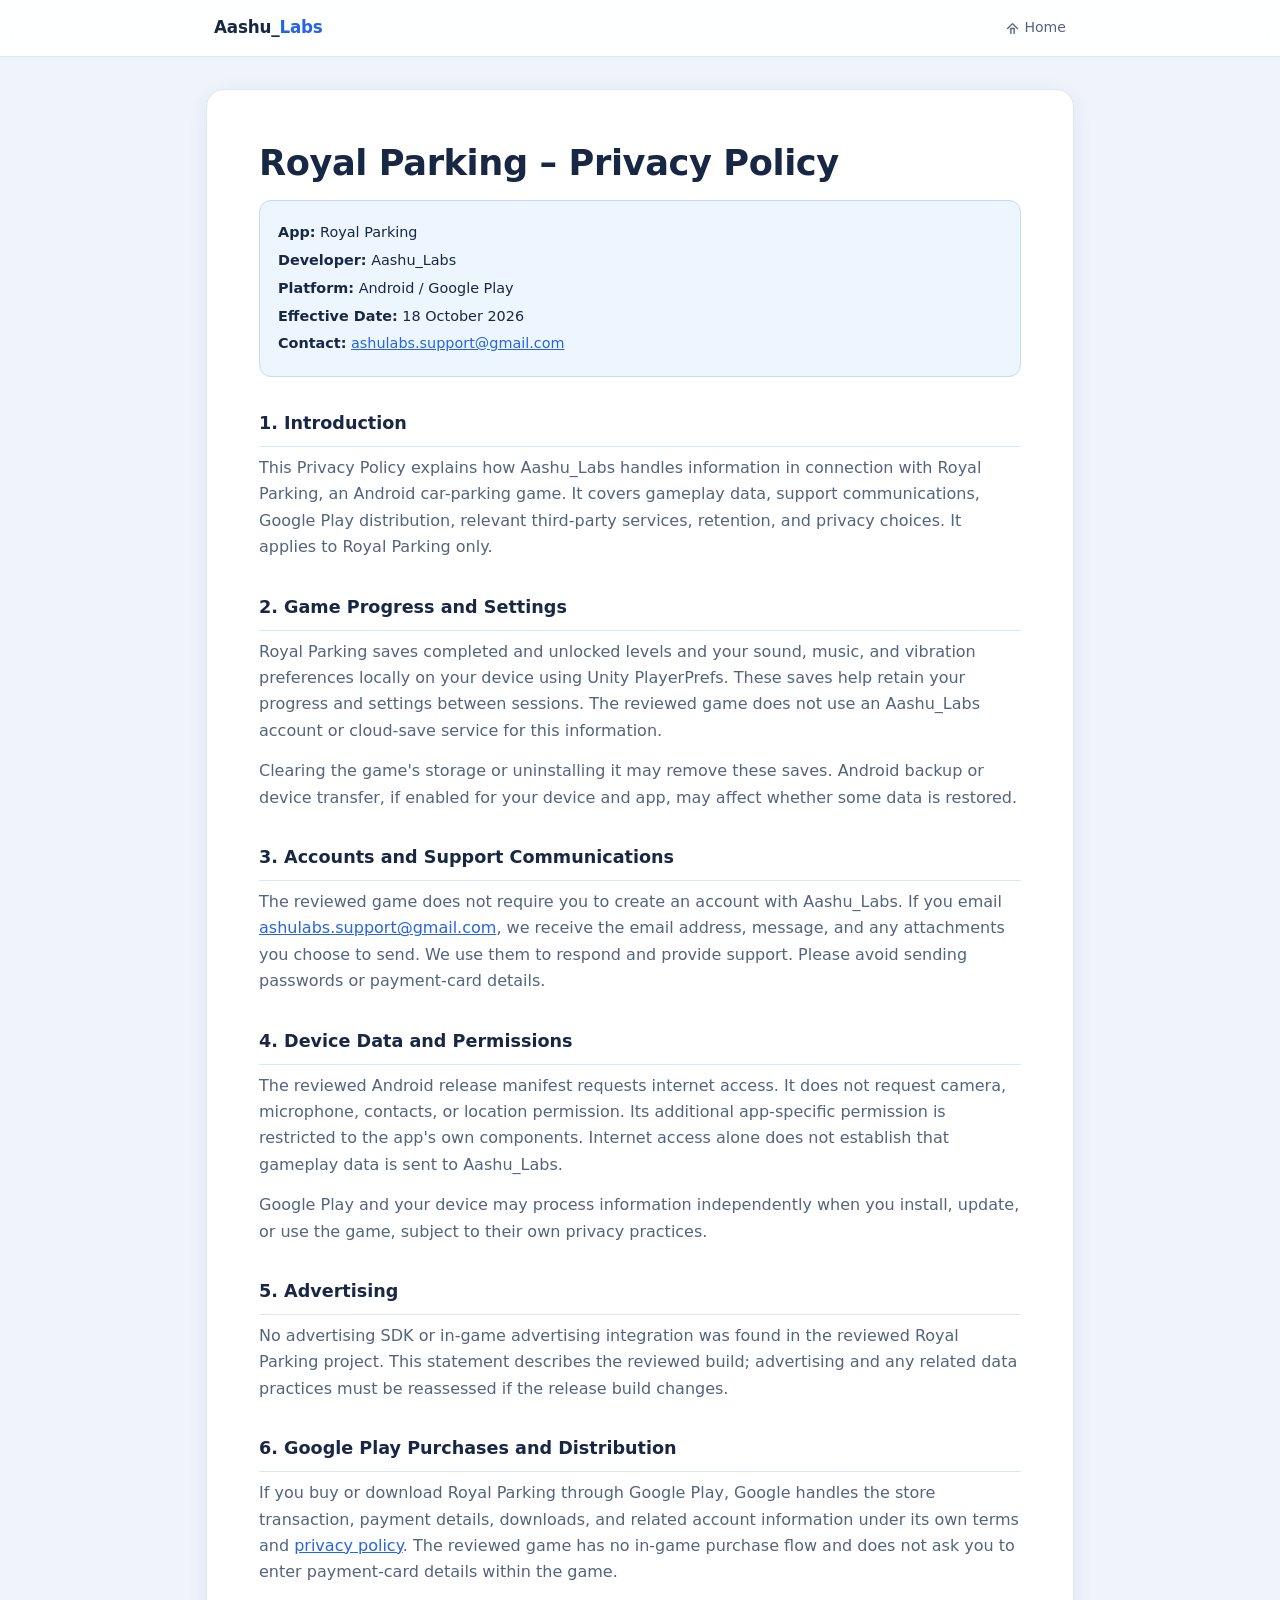
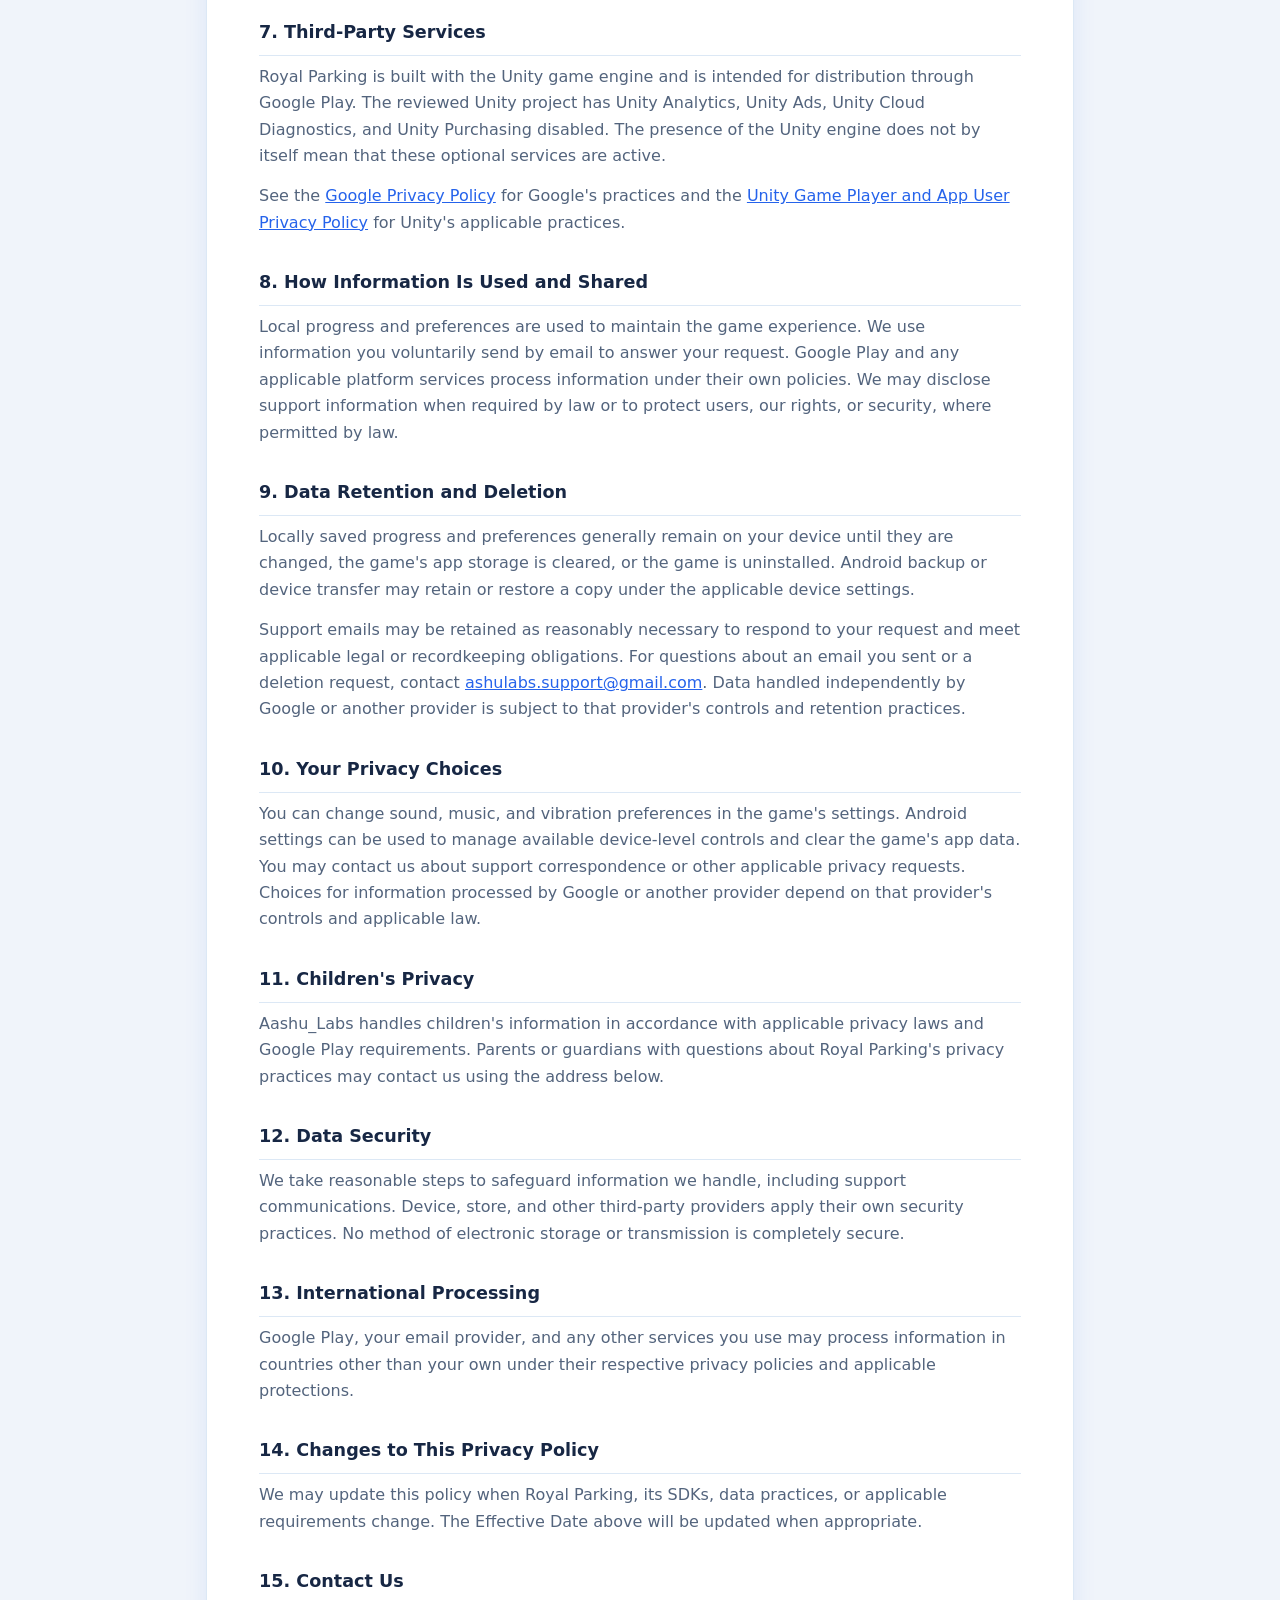
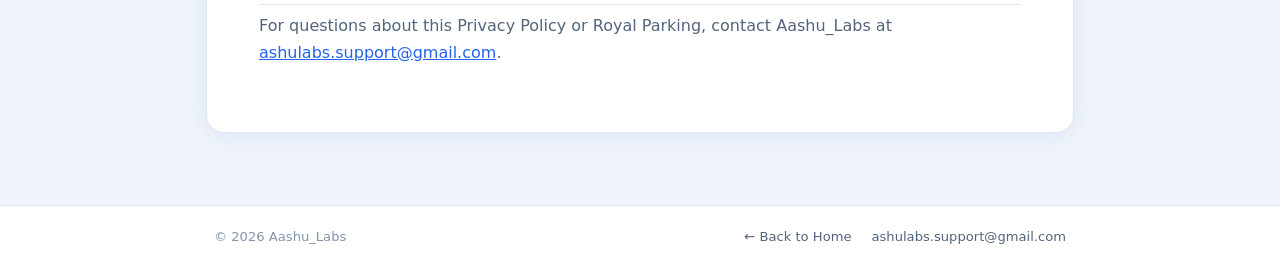
<file: Devloper_Web/Royal_Parking/index.html>
<!DOCTYPE html>
<html lang="en">
<head>
  <meta charset="utf-8">
  <meta name="viewport" content="width=device-width, initial-scale=1">
  <meta name="description" content="Privacy Policy for Royal Parking, the Android car-parking game by Aashu_Labs.">
  <title>Royal Parking – Privacy Policy | Aashu_Labs</title>
  <style>
    /* ── Design Tokens (shared palette) ── */
    :root {
      --page:    #f0f4fa;
      --card:    #ffffff;
      --ink:     #172744;
      --muted:   #53647d;
      --subtle:  #8295ad;
      --line:    #dce8f5;
      --accent:  #2563eb;
      --radius:  18px;
      --shadow:  0 4px 24px rgba(37,99,235,.09);
      --font:    system-ui, -apple-system, BlinkMacSystemFont, "Segoe UI", sans-serif;
    }

    *, *::before, *::after { box-sizing: border-box; margin: 0; padding: 0; }

    body {
      font-family: var(--font);
      background: var(--page);
      color: var(--ink);
      line-height: 1.65;
      -webkit-font-smoothing: antialiased;
    }

    a { color: var(--accent); overflow-wrap: anywhere; }
    a:hover { text-decoration: underline; }
    a:focus-visible { outline: 2px solid var(--accent); outline-offset: 3px; border-radius: 4px; }

    /* ── Site Header ── */
    .site-header {
      background: rgba(255,255,255,.92);
      backdrop-filter: blur(12px);
      -webkit-backdrop-filter: blur(12px);
      border-bottom: 1px solid var(--line);
    }

    .header-inner {
      max-width: 900px;
      margin: 0 auto;
      padding: 0 24px;
      height: 56px;
      display: flex;
      align-items: center;
      justify-content: space-between;
      gap: 16px;
    }

    .brand {
      font-size: 1.05rem;
      font-weight: 700;
      color: var(--ink);
      text-decoration: none;
      letter-spacing: -.2px;
    }
    .brand span { color: var(--accent); }

    .home-link {
      font-size: .88rem;
      font-weight: 500;
      color: var(--muted);
      text-decoration: none;
      display: inline-flex;
      align-items: center;
      gap: 5px;
      transition: color .2s;
    }
    .home-link:hover { color: var(--accent); text-decoration: none; }

    /* ── Main content card ── */
    main {
      max-width: 900px;
      margin: 32px auto;
      padding: 0 16px 40px;
    }

    .policy-card {
      background: var(--card);
      border: 1px solid var(--line);
      border-radius: var(--radius);
      box-shadow: var(--shadow);
      padding: clamp(28px, 5vw, 52px);
    }

    /* ── Typography ── */
    h1 {
      font-size: clamp(1.6rem, 4vw, 2.2rem);
      font-weight: 800;
      color: var(--ink);
      line-height: 1.2;
      margin-bottom: 16px;
      letter-spacing: -.4px;
    }

    h2 {
      font-size: 1.1rem;
      font-weight: 700;
      color: var(--ink);
      margin: 32px 0 8px;
      padding-bottom: 8px;
      border-bottom: 1px solid var(--line);
    }

    p { color: var(--muted); margin: 8px 0 14px; }

    /* ── Meta info block ── */
    .meta {
      margin: 0 0 28px;
      padding: 16px 18px;
      background: #edf6ff;
      border-radius: 12px;
      border: 1px solid #bfdbfe;
    }
    .meta p { color: var(--ink); margin: 4px 0; font-size: .9rem; overflow-wrap: anywhere; }

    /* ── Policy lists and notes ── */
    ul {
      margin: 8px 0 20px;
      padding: 16px 18px 16px 40px;
      background: #f5f9ff;
      border: 1px solid var(--line);
      border-radius: 10px;
    }
    li { color: var(--muted); margin-bottom: 8px; }
    li:last-child { margin-bottom: 0; }
    .footer-note {
      margin-top: 40px;
      padding: 22px;
      background: #f5f9ff;
      border: 1px solid var(--line);
      border-radius: 10px;
      color: var(--muted);
      font-size: .9rem;
      text-align: center;
    }

    /* ── Sections ── */
    section + section { margin-top: 4px; }

    /* ── Footer ── */
    .site-footer {
      border-top: 1px solid var(--line);
      background: var(--card);
    }

    .footer-inner {
      max-width: 900px;
      margin: 0 auto;
      padding: 20px 24px;
      display: flex;
      align-items: center;
      justify-content: space-between;
      gap: 12px;
      flex-wrap: wrap;
    }

    .footer-copy { font-size: .82rem; color: var(--subtle); }

    .footer-links {
      display: flex;
      gap: 20px;
      flex-wrap: wrap;
    }

    .footer-links a {
      font-size: .82rem;
      color: var(--muted);
      text-decoration: none;
    }
    .footer-links a:hover { color: var(--accent); }

    /* ── Responsive ── */
    @media (max-width: 560px) {
      main { margin: 0; padding: 0 0 32px; }
      .policy-card { border-radius: 0; border-left: 0; border-right: 0; box-shadow: none; }
      .header-inner { padding: 0 16px; }
      .footer-inner { padding: 16px; flex-direction: column; align-items: flex-start; }
      ul { padding-left: 32px; }
    }
  </style>
</head>
<body>

  <!-- Site Header -->
  <header class="site-header">
    <div class="header-inner">
      <a class="brand" href="../HomePage/">Aashu_<span>Labs</span></a>
      <a class="home-link" href="../HomePage/">
        <svg width="13" height="13" viewBox="0 0 24 24" fill="none" stroke="currentColor" stroke-width="2.5" stroke-linecap="round" stroke-linejoin="round" aria-hidden="true"><path d="M3 12L12 3l9 9"/><path d="M9 21V12h6v9"/></svg>
        Home
      </a>
    </div>
  </header>

  <!-- Policy Content -->
  <main>
    <article class="policy-card">

      <header>
        <h1>Royal Parking – Privacy Policy</h1>
        <div class="meta">
          <p><strong>App:</strong> Royal Parking</p>
          <p><strong>Developer:</strong> Aashu_Labs</p>
          <p><strong>Platform:</strong> Android / Google Play</p>
          <p><strong>Effective Date:</strong> 18 October 2026</p>
          <p><strong>Contact:</strong> <a href="mailto:ashulabs.support@gmail.com">ashulabs.support@gmail.com</a></p>
        </div>
      </header>

      <h2>1. Introduction</h2>
      <p>This Privacy Policy explains how Aashu_Labs handles information in connection with Royal Parking, an Android car-parking game. It covers gameplay data, support communications, Google Play distribution, relevant third-party services, retention, and privacy choices. It applies to Royal Parking only.</p>

      <h2>2. Game Progress and Settings</h2>
      <p>Royal Parking saves completed and unlocked levels and your sound, music, and vibration preferences locally on your device using Unity PlayerPrefs. These saves help retain your progress and settings between sessions. The reviewed game does not use an Aashu_Labs account or cloud-save service for this information.</p>
      <p>Clearing the game's storage or uninstalling it may remove these saves. Android backup or device transfer, if enabled for your device and app, may affect whether some data is restored.</p>

      <h2>3. Accounts and Support Communications</h2>
      <p>The reviewed game does not require you to create an account with Aashu_Labs. If you email <a href="mailto:ashulabs.support@gmail.com">ashulabs.support@gmail.com</a>, we receive the email address, message, and any attachments you choose to send. We use them to respond and provide support. Please avoid sending passwords or payment-card details.</p>

      <h2>4. Device Data and Permissions</h2>
      <p>The reviewed Android release manifest requests internet access. It does not request camera, microphone, contacts, or location permission. Its additional app-specific permission is restricted to the app's own components. Internet access alone does not establish that gameplay data is sent to Aashu_Labs.</p>
      <p>Google Play and your device may process information independently when you install, update, or use the game, subject to their own privacy practices.</p>

      <h2>5. Advertising</h2>
      <p>No advertising SDK or in-game advertising integration was found in the reviewed Royal Parking project. This statement describes the reviewed build; advertising and any related data practices must be reassessed if the release build changes.</p>

      <h2>6. Google Play Purchases and Distribution</h2>
      <p>If you buy or download Royal Parking through Google Play, Google handles the store transaction, payment details, downloads, and related account information under its own terms and <a href="https://policies.google.com/privacy">privacy policy</a>. The reviewed game has no in-game purchase flow and does not ask you to enter payment-card details within the game.</p>

      <h2>7. Third-Party Services</h2>
      <p>Royal Parking is built with the Unity game engine and is intended for distribution through Google Play. The reviewed Unity project has Unity Analytics, Unity Ads, Unity Cloud Diagnostics, and Unity Purchasing disabled. The presence of the Unity engine does not by itself mean that these optional services are active.</p>
      <p>See the <a href="https://policies.google.com/privacy">Google Privacy Policy</a> for Google's practices and the <a href="https://unity.com/legal/game-player-and-app-user-privacy-policy">Unity Game Player and App User Privacy Policy</a> for Unity's applicable practices.</p>

      <h2>8. How Information Is Used and Shared</h2>
      <p>Local progress and preferences are used to maintain the game experience. We use information you voluntarily send by email to answer your request. Google Play and any applicable platform services process information under their own policies. We may disclose support information when required by law or to protect users, our rights, or security, where permitted by law.</p>

      <h2>9. Data Retention and Deletion</h2>
      <p>Locally saved progress and preferences generally remain on your device until they are changed, the game's app storage is cleared, or the game is uninstalled. Android backup or device transfer may retain or restore a copy under the applicable device settings.</p>
      <p>Support emails may be retained as reasonably necessary to respond to your request and meet applicable legal or recordkeeping obligations. For questions about an email you sent or a deletion request, contact <a href="mailto:ashulabs.support@gmail.com">ashulabs.support@gmail.com</a>. Data handled independently by Google or another provider is subject to that provider's controls and retention practices.</p>

      <h2>10. Your Privacy Choices</h2>
      <p>You can change sound, music, and vibration preferences in the game's settings. Android settings can be used to manage available device-level controls and clear the game's app data. You may contact us about support correspondence or other applicable privacy requests. Choices for information processed by Google or another provider depend on that provider's controls and applicable law.</p>

      <h2>11. Children's Privacy</h2>
      <p>Aashu_Labs handles children's information in accordance with applicable privacy laws and Google Play requirements. Parents or guardians with questions about Royal Parking's privacy practices may contact us using the address below.</p>

      <h2>12. Data Security</h2>
      <p>We take reasonable steps to safeguard information we handle, including support communications. Device, store, and other third-party providers apply their own security practices. No method of electronic storage or transmission is completely secure.</p>

      <h2>13. International Processing</h2>
      <p>Google Play, your email provider, and any other services you use may process information in countries other than your own under their respective privacy policies and applicable protections.</p>

      <h2>14. Changes to This Privacy Policy</h2>
      <p>We may update this policy when Royal Parking, its SDKs, data practices, or applicable requirements change. The Effective Date above will be updated when appropriate.</p>

      <h2>15. Contact Us</h2>
      <p>For questions about this Privacy Policy or Royal Parking, contact Aashu_Labs at <a href="mailto:ashulabs.support@gmail.com">ashulabs.support@gmail.com</a>.</p>

    </article>
  </main>

  <!-- Footer -->
  <footer class="site-footer">
    <div class="footer-inner">
      <span class="footer-copy">&copy; 2026 Aashu_Labs</span>
      <nav class="footer-links" aria-label="Footer navigation">
        <a href="../HomePage/">&#8592; Back to Home</a>
        <a href="mailto:ashulabs.support@gmail.com">ashulabs.support@gmail.com</a>
      </nav>
    </div>
  </footer>

</body>
</html>
</file>
<file: Devloper_Web/HomePage/style.css>
/* Design system */
:root {
  --bg: #f6f8ff;
  --surface: #ffffff;
  --surface-soft: #eef3ff;
  --text: #17233d;
  --muted: #5d6980;
  --primary: #4f5ee8;
  --primary-dark: #3947c8;
  --accent: #7a55d9;
  --border: #dfe5f2;
  --radius-sm: 12px;
  --radius: 20px;
  --radius-lg: 30px;
  --shadow-sm: 0 12px 30px rgba(38, 54, 104, 0.08);
  --shadow: 0 26px 70px rgba(42, 54, 105, 0.13);
  --container: 1180px;
  --header-height: 76px;
  --font: system-ui, -apple-system, BlinkMacSystemFont, "Segoe UI", sans-serif;
}

/* Reset and base */
*,
*::before,
*::after {
  box-sizing: border-box;
}

html {
  scroll-behavior: smooth;
  scroll-padding-top: calc(var(--header-height) + 24px);
}

body {
  margin: 0;
  min-width: 320px;
  overflow-x: hidden;
  background: var(--bg);
  color: var(--text);
  font-family: var(--font);
  font-size: 16px;
  line-height: 1.65;
  -webkit-font-smoothing: antialiased;
  text-rendering: optimizeLegibility;
}

body.menu-open {
  overflow: hidden;
}

button,
a {
  font: inherit;
}

a {
  color: inherit;
}

img,
svg {
  display: block;
  max-width: 100%;
}

h1,
h2,
h3,
p {
  margin-top: 0;
}

h1,
h2,
h3 {
  text-wrap: balance;
}

p {
  text-wrap: pretty;
}

:focus-visible {
  outline: 3px solid rgba(79, 94, 232, 0.45);
  outline-offset: 4px;
}

.container {
  width: min(calc(100% - 48px), var(--container));
  margin-inline: auto;
}

.section {
  padding-block: 104px;
}

.section-anchor {
  scroll-margin-top: calc(var(--header-height) + 20px);
}

.sr-only {
  position: absolute;
  width: 1px;
  height: 1px;
  padding: 0;
  margin: -1px;
  overflow: hidden;
  clip: rect(0, 0, 0, 0);
  white-space: nowrap;
  border: 0;
}

.skip-link {
  position: fixed;
  z-index: 1000;
  top: 12px;
  left: 16px;
  padding: 10px 16px;
  border-radius: 10px;
  background: var(--text);
  color: #fff;
  font-weight: 700;
  text-decoration: none;
  transform: translateY(-160%);
  transition: transform 180ms ease;
}

.skip-link:focus {
  transform: translateY(0);
}

/* Header and navigation */
.site-header {
  position: fixed;
  z-index: 100;
  inset: 0 0 auto;
  height: var(--header-height);
  border-bottom: 1px solid transparent;
  transition: background-color 220ms ease, border-color 220ms ease, box-shadow 220ms ease;
}

.site-header.is-scrolled,
.site-header.menu-active {
  border-color: rgba(214, 222, 239, 0.85);
  background: rgba(250, 251, 255, 0.88);
  box-shadow: 0 8px 28px rgba(31, 42, 82, 0.06);
  backdrop-filter: blur(18px);
  -webkit-backdrop-filter: blur(18px);
}

.nav-shell {
  width: min(calc(100% - 48px), var(--container));
  height: 100%;
  margin-inline: auto;
  display: flex;
  align-items: center;
  justify-content: space-between;
  gap: 24px;
}

.brand {
  display: inline-flex;
  align-items: center;
  gap: 11px;
  color: var(--text);
  font-size: 1.15rem;
  font-weight: 800;
  letter-spacing: -0.035em;
  text-decoration: none;
}

.brand-accent {
  color: var(--primary);
}

.brand-mark {
  position: relative;
  width: 34px;
  height: 34px;
  overflow: hidden;
  border-radius: 11px;
  background: linear-gradient(145deg, var(--primary), var(--accent));
  box-shadow: 0 8px 18px rgba(79, 94, 232, 0.24);
}

.brand-mark::before,
.brand-mark::after,
.brand-mark span {
  content: "";
  position: absolute;
  background: rgba(255, 255, 255, 0.95);
  transform: rotate(-18deg);
}

.brand-mark::before {
  width: 7px;
  height: 20px;
  left: 9px;
  bottom: 6px;
  border-radius: 6px;
}

.brand-mark::after {
  width: 7px;
  height: 14px;
  left: 18px;
  bottom: 6px;
  border-radius: 6px;
}

.brand-mark span {
  width: 16px;
  height: 5px;
  left: 10px;
  top: 14px;
  border-radius: 5px;
}

.primary-nav {
  display: flex;
  align-items: center;
  gap: 30px;
}

.nav-link {
  position: relative;
  padding: 10px 2px;
  color: var(--muted);
  font-size: 0.92rem;
  font-weight: 650;
  text-decoration: none;
  transition: color 180ms ease;
}

.nav-link::after {
  content: "";
  position: absolute;
  right: 0;
  bottom: 3px;
  left: 0;
  height: 2px;
  border-radius: 2px;
  background: var(--primary);
  transform: scaleX(0);
  transition: transform 180ms ease;
}

.nav-link:hover,
.nav-link.is-active {
  color: var(--primary-dark);
}

.nav-link:hover::after,
.nav-link.is-active::after {
  transform: scaleX(1);
}

.menu-toggle {
  display: none;
  width: 44px;
  height: 44px;
  padding: 10px;
  border: 1px solid var(--border);
  border-radius: 12px;
  background: rgba(255, 255, 255, 0.84);
  cursor: pointer;
}

.menu-line {
  display: block;
  width: 100%;
  height: 2px;
  margin-block: 5px;
  border-radius: 2px;
  background: var(--text);
  transition: transform 200ms ease, opacity 160ms ease;
}

.menu-toggle[aria-expanded="true"] .menu-line:nth-of-type(2) {
  transform: translateY(7px) rotate(45deg);
}

.menu-toggle[aria-expanded="true"] .menu-line:nth-of-type(3) {
  opacity: 0;
}

.menu-toggle[aria-expanded="true"] .menu-line:nth-of-type(4) {
  transform: translateY(-7px) rotate(-45deg);
}

/* Shared components */
.eyebrow {
  display: flex;
  align-items: center;
  gap: 9px;
  margin-bottom: 18px;
  color: var(--primary-dark);
  font-size: 0.77rem;
  font-weight: 800;
  letter-spacing: 0.12em;
  text-transform: uppercase;
}

.eyebrow > span {
  width: 20px;
  height: 2px;
  border-radius: 2px;
  background: var(--primary);
}

.button {
  min-height: 50px;
  display: inline-flex;
  align-items: center;
  justify-content: center;
  gap: 10px;
  padding: 12px 22px;
  border: 1px solid transparent;
  border-radius: 13px;
  font-size: 0.94rem;
  font-weight: 750;
  text-decoration: none;
  transition: transform 180ms ease, background-color 180ms ease, border-color 180ms ease, box-shadow 180ms ease;
}

.button svg,
.text-link svg {
  width: 18px;
  fill: none;
  stroke: currentColor;
  stroke-width: 2;
  stroke-linecap: round;
  stroke-linejoin: round;
}

.button:hover {
  transform: translateY(-2px);
}

.button-primary {
  background: linear-gradient(135deg, var(--primary), #6674f1);
  color: #fff;
  box-shadow: 0 14px 28px rgba(79, 94, 232, 0.25);
}

.button-primary:hover {
  box-shadow: 0 18px 34px rgba(79, 94, 232, 0.34);
}

.button-secondary {
  border-color: var(--border);
  background: rgba(255, 255, 255, 0.72);
  color: var(--text);
  box-shadow: 0 8px 24px rgba(39, 52, 99, 0.06);
}

.button-secondary:hover {
  border-color: #cbd4e9;
  background: var(--surface);
}

.text-link {
  display: inline-flex;
  align-items: center;
  gap: 8px;
  color: var(--primary-dark);
  font-size: 0.9rem;
  font-weight: 750;
  text-decoration: none;
}

.text-link svg {
  width: 16px;
  transition: transform 180ms ease;
}

.text-link:hover svg {
  transform: translateX(4px);
}

.section-heading {
  display: grid;
  grid-template-columns: minmax(0, 1.2fr) minmax(260px, 0.8fr);
  align-items: end;
  gap: 40px;
  margin-bottom: 48px;
}

.section-heading h2,
.about-copy h2,
.center-heading h2,
.support-copy h2 {
  margin-bottom: 0;
  font-size: clamp(2rem, 4vw, 3.25rem);
  line-height: 1.12;
  letter-spacing: -0.045em;
}

.section-heading > p,
.center-heading > p {
  margin-bottom: 4px;
  color: var(--muted);
}

/* Hero */
.hero {
  position: relative;
  min-height: min(900px, 100svh);
  padding: calc(var(--header-height) + 72px) 0 80px;
  overflow: hidden;
  display: flex;
  align-items: center;
  background:
    linear-gradient(rgba(109, 122, 237, 0.055) 1px, transparent 1px),
    linear-gradient(90deg, rgba(109, 122, 237, 0.055) 1px, transparent 1px);
  background-size: 46px 46px;
}

.hero::after {
  content: "";
  position: absolute;
  right: 0;
  bottom: 0;
  left: 0;
  height: 150px;
  background: linear-gradient(transparent, var(--bg));
  pointer-events: none;
}

.hero-glow {
  position: absolute;
  border-radius: 50%;
  filter: blur(4px);
  pointer-events: none;
}

.hero-glow-one {
  width: 540px;
  height: 540px;
  right: -180px;
  top: 50px;
  background: radial-gradient(circle, rgba(107, 87, 218, 0.18), rgba(107, 87, 218, 0));
}

.hero-glow-two {
  width: 460px;
  height: 460px;
  left: -220px;
  bottom: -100px;
  background: radial-gradient(circle, rgba(76, 130, 238, 0.13), rgba(76, 130, 238, 0));
}

.hero-layout {
  position: relative;
  z-index: 1;
  display: grid;
  grid-template-columns: minmax(0, 1.03fr) minmax(420px, 0.97fr);
  align-items: center;
  gap: clamp(50px, 8vw, 110px);
}

.hero-copy h1 {
  max-width: 700px;
  margin-bottom: 24px;
  font-size: clamp(3.2rem, 6vw, 5.75rem);
  line-height: 0.99;
  letter-spacing: -0.065em;
}

.hero-copy h1 span {
  color: var(--primary);
}

.hero-intro {
  max-width: 650px;
  margin-bottom: 34px;
  color: var(--muted);
  font-size: clamp(1.05rem, 2vw, 1.2rem);
  line-height: 1.75;
}

.hero-actions {
  display: flex;
  flex-wrap: wrap;
  gap: 12px;
}

.hero-points {
  display: flex;
  flex-wrap: wrap;
  gap: 20px;
  margin-top: 30px;
  color: var(--muted);
  font-size: 0.84rem;
  font-weight: 650;
}

.hero-points span {
  display: inline-flex;
  align-items: center;
  gap: 7px;
}

.hero-points svg {
  width: 17px;
  fill: none;
  stroke: var(--primary);
  stroke-width: 2.5;
  stroke-linecap: round;
  stroke-linejoin: round;
}

.hero-visual {
  position: relative;
  min-height: 540px;
  display: grid;
  place-items: center;
}

.visual-orbit {
  position: absolute;
  border: 1px solid rgba(86, 102, 218, 0.14);
  border-radius: 50%;
}

.orbit-one {
  width: 470px;
  height: 470px;
}

.orbit-two {
  width: 370px;
  height: 370px;
  border-style: dashed;
  animation: spin 45s linear infinite;
}

.phone-card {
  position: relative;
  z-index: 2;
  width: 270px;
  min-height: 490px;
  padding: 22px 19px;
  border: 7px solid rgba(255, 255, 255, 0.92);
  border-radius: 38px;
  background: rgba(255, 255, 255, 0.88);
  box-shadow: 0 38px 80px rgba(48, 57, 112, 0.2), inset 0 0 0 1px rgba(198, 207, 229, 0.8);
  transform: rotate(3deg);
  backdrop-filter: blur(12px);
}

.phone-top {
  display: flex;
  align-items: center;
  justify-content: center;
  gap: 8px;
  margin-bottom: 32px;
}

.phone-top span {
  width: 50px;
  height: 5px;
  border-radius: 10px;
  background: #dce1ed;
}

.phone-top i {
  width: 6px;
  height: 6px;
  border-radius: 50%;
  background: #c8cfdf;
}

.phone-greeting {
  display: grid;
  gap: 3px;
  margin: 0 5px 24px;
}

.phone-greeting small,
.phone-feature span {
  color: #8994aa;
  font-size: 0.7rem;
}

.phone-greeting strong {
  font-size: 1.22rem;
  letter-spacing: -0.03em;
}

.phone-feature {
  display: grid;
  grid-template-columns: 42px 1fr;
  align-items: center;
  gap: 12px;
  margin-bottom: 12px;
  padding: 13px;
  border: 1px solid #e6eaf3;
  border-radius: 15px;
  background: #fff;
  box-shadow: 0 8px 22px rgba(54, 69, 111, 0.06);
}

.phone-feature > div:last-child {
  display: grid;
  gap: 1px;
}

.phone-feature b {
  font-size: 0.76rem;
}

.feature-icon {
  width: 42px;
  height: 42px;
  display: grid;
  place-items: center;
  border-radius: 12px;
}

.feature-icon svg {
  width: 21px;
  fill: none;
  stroke: currentColor;
  stroke-width: 1.8;
  stroke-linecap: round;
  stroke-linejoin: round;
}

.feature-icon-blue {
  background: #e9edff;
  color: var(--primary);
}

.feature-icon-purple {
  background: #f0eaff;
  color: var(--accent);
}

.phone-chart {
  height: 105px;
  margin-top: 20px;
  padding: 16px 14px 10px;
  display: flex;
  align-items: end;
  justify-content: space-between;
  gap: 8px;
  border-radius: 16px;
  background: linear-gradient(145deg, #f0f3ff, #f8f5ff);
}

.phone-chart span {
  width: 22px;
  border-radius: 8px 8px 4px 4px;
  background: linear-gradient(var(--primary), #8190fa);
}

.phone-chart span:nth-child(1) { height: 38%; }
.phone-chart span:nth-child(2) { height: 65%; }
.phone-chart span:nth-child(3) { height: 48%; }
.phone-chart span:nth-child(4) { height: 82%; }
.phone-chart span:nth-child(5) { height: 70%; }

.floating-card {
  position: absolute;
  z-index: 3;
  min-width: 195px;
  padding: 13px 16px;
  display: flex;
  align-items: center;
  gap: 11px;
  border: 1px solid rgba(219, 225, 239, 0.9);
  border-radius: 16px;
  background: rgba(255, 255, 255, 0.88);
  box-shadow: var(--shadow-sm);
  backdrop-filter: blur(14px);
  animation: float 5s ease-in-out infinite;
}

.floating-card span:last-child {
  display: grid;
}

.floating-card b {
  font-size: 0.78rem;
}

.floating-card small {
  color: var(--muted);
  font-size: 0.66rem;
}

.floating-card-top {
  top: 92px;
  left: -6px;
}

.floating-card-bottom {
  right: -3px;
  bottom: 87px;
  animation-delay: -2.5s;
}

.floating-icon {
  width: 38px;
  height: 38px;
  display: grid !important;
  place-items: center;
  border-radius: 11px;
  background: #eceeff;
  color: var(--primary);
}

.floating-icon svg {
  width: 21px;
  fill: none;
  stroke: currentColor;
  stroke-width: 1.8;
  stroke-linecap: round;
  stroke-linejoin: round;
}

.status-dot {
  width: 11px;
  height: 11px;
  border-radius: 50%;
  background: #3fc787;
  box-shadow: 0 0 0 6px rgba(63, 199, 135, 0.13);
}

/* App cards */
.app-grid {
  display: grid;
  grid-template-columns: repeat(3, minmax(0, 1fr));
  gap: 22px;
}

.app-card {
  min-height: 390px;
  padding: 30px;
  display: flex;
  flex-direction: column;
  border: 1px solid var(--border);
  border-radius: var(--radius);
  background: rgba(255, 255, 255, 0.84);
  box-shadow: var(--shadow-sm);
  transition: transform 220ms ease, border-color 220ms ease, box-shadow 220ms ease;
}

.app-card:hover {
  border-color: #ccd5ec;
  box-shadow: 0 22px 48px rgba(38, 54, 104, 0.13);
  transform: translateY(-7px);
}

.app-card-top {
  display: flex;
  align-items: flex-start;
  justify-content: space-between;
  gap: 16px;
  margin-bottom: 34px;
}

.app-icon {
  width: 68px;
  height: 68px;
  display: grid;
  place-items: center;
  border-radius: 19px;
  box-shadow: inset 0 0 0 1px rgba(255, 255, 255, 0.6), 0 12px 26px rgba(45, 59, 112, 0.14);
}

.app-icon svg {
  width: 32px;
  fill: none;
  stroke: currentColor;
  stroke-width: 1.75;
  stroke-linecap: round;
  stroke-linejoin: round;
}

.app-icon-arrow {
  position: relative;
  overflow: hidden;
  background: linear-gradient(145deg, #4e64eb, #7584f5);
  color: #fff;
}

.app-icon-arrow::before,
.app-icon-arrow::after {
  content: "";
  position: absolute;
  width: 52px;
  height: 2px;
  background: rgba(255, 255, 255, 0.2);
  transform: rotate(-35deg);
}

.app-icon-arrow::after {
  transform: rotate(35deg);
}

.app-icon-arrow span {
  position: relative;
  z-index: 1;
  font-size: 1.1rem;
  font-weight: 850;
}

.app-icon-play {
  background: linear-gradient(145deg, #eeeaff, #ded7ff);
  color: #6e50c8;
}

.category-badge {
  padding: 5px 10px;
  border: 1px solid var(--border);
  border-radius: 999px;
  background: #f8f9fd;
  color: var(--muted);
  font-size: 0.69rem;
  font-weight: 750;
  letter-spacing: 0.06em;
  text-transform: uppercase;
}

.app-card h3 {
  margin-bottom: 12px;
  font-size: 1.35rem;
  letter-spacing: -0.03em;
}

.app-card p {
  flex: 1;
  margin-bottom: 30px;
  color: var(--muted);
  font-size: 0.94rem;
}

/* About */
.about-section {
  position: relative;
  border-block: 1px solid rgba(217, 224, 239, 0.8);
  background: linear-gradient(145deg, #eef2ff, #f8f7ff 65%, #f0f5ff);
}

.about-layout {
  display: grid;
  grid-template-columns: minmax(0, 0.88fr) minmax(480px, 1.12fr);
  align-items: center;
  gap: clamp(60px, 9vw, 120px);
}

.about-copy h2 {
  margin-bottom: 24px;
}

.about-copy > p:not(.eyebrow) {
  margin-bottom: 28px;
  color: var(--muted);
}

.text-link-large {
  font-size: 0.95rem;
}

.value-grid {
  display: grid;
  grid-template-columns: repeat(2, minmax(0, 1fr));
  gap: 18px;
}

.value-card {
  min-height: 180px;
  padding: 26px;
  border: 1px solid rgba(212, 220, 238, 0.9);
  border-radius: var(--radius);
  background: rgba(255, 255, 255, 0.76);
  box-shadow: 0 16px 36px rgba(43, 55, 105, 0.07);
}

.value-card:last-child {
  grid-column: span 2;
}

.value-number {
  display: inline-block;
  margin-bottom: 28px;
  color: var(--primary);
  font-size: 0.75rem;
  font-weight: 850;
}

.value-card h3 {
  margin-bottom: 7px;
  font-size: 1.08rem;
}

.value-card p {
  margin-bottom: 0;
  color: var(--muted);
  font-size: 0.87rem;
}

/* Features */
.features-section {
  background: var(--surface);
}

.center-heading {
  max-width: 720px;
  margin: 0 auto 54px;
  text-align: center;
}

.center-heading .eyebrow {
  justify-content: center;
}

.center-heading h2 {
  margin-bottom: 18px;
}

.feature-grid {
  display: grid;
  grid-template-columns: repeat(4, minmax(0, 1fr));
  gap: 16px;
}

.feature-card {
  padding: 26px 22px;
  border: 1px solid var(--border);
  border-radius: 18px;
  background: #fbfcff;
}

.line-icon {
  width: 45px;
  height: 45px;
  margin-bottom: 24px;
  display: grid;
  place-items: center;
  border-radius: 13px;
  background: var(--surface-soft);
  color: var(--primary);
}

.line-icon svg {
  width: 23px;
  fill: none;
  stroke: currentColor;
  stroke-width: 1.8;
  stroke-linecap: round;
  stroke-linejoin: round;
}

.feature-card h3 {
  margin-bottom: 8px;
  font-size: 1rem;
}

.feature-card p {
  margin-bottom: 0;
  color: var(--muted);
  font-size: 0.84rem;
}

/* Support */
.support-section {
  padding-block: 90px;
}

.support-card {
  position: relative;
  overflow: hidden;
  padding: 48px;
  display: grid;
  grid-template-columns: auto minmax(0, 1fr) auto;
  align-items: center;
  gap: 28px;
  border-radius: var(--radius-lg);
  background: linear-gradient(135deg, #273b92, #4f5ee8 60%, #7257d6);
  color: #fff;
  box-shadow: 0 30px 70px rgba(51, 66, 157, 0.25);
}

.support-decoration {
  position: absolute;
  width: 320px;
  height: 320px;
  right: -90px;
  top: -180px;
  border: 1px solid rgba(255, 255, 255, 0.16);
  border-radius: 50%;
  box-shadow: 0 0 0 48px rgba(255, 255, 255, 0.035), 0 0 0 96px rgba(255, 255, 255, 0.025);
}

.support-icon {
  position: relative;
  width: 64px;
  height: 64px;
  display: grid;
  place-items: center;
  border: 1px solid rgba(255, 255, 255, 0.2);
  border-radius: 18px;
  background: rgba(255, 255, 255, 0.13);
}

.support-icon svg {
  width: 30px;
  fill: none;
  stroke: currentColor;
  stroke-width: 1.7;
  stroke-linecap: round;
  stroke-linejoin: round;
}

.support-copy {
  position: relative;
}

.support-copy .eyebrow {
  margin-bottom: 8px;
  color: rgba(255, 255, 255, 0.72);
}

.support-copy h2 {
  margin-bottom: 12px;
  font-size: clamp(1.65rem, 3vw, 2.4rem);
}

.support-copy > p:not(.eyebrow) {
  max-width: 630px;
  margin-bottom: 8px;
  color: rgba(255, 255, 255, 0.76);
}

.support-email {
  color: #fff;
  font-size: 0.9rem;
  font-weight: 700;
  text-decoration-color: rgba(255, 255, 255, 0.5);
  overflow-wrap: anywhere;
}

.button-light {
  position: relative;
  background: #fff;
  color: #314291;
  box-shadow: 0 16px 30px rgba(20, 27, 73, 0.17);
  white-space: nowrap;
}

.button-light:hover {
  box-shadow: 0 20px 38px rgba(20, 27, 73, 0.24);
}

/* Footer */
.site-footer {
  border-top: 1px solid var(--border);
  background: #f0f3fa;
}

.footer-grid {
  padding-block: 68px 54px;
  display: grid;
  grid-template-columns: minmax(280px, 1.5fr) minmax(140px, 0.5fr) minmax(230px, 0.8fr);
  gap: 60px;
}

.footer-brand {
  margin-bottom: 18px;
}

.footer-intro p {
  max-width: 340px;
  margin-bottom: 0;
  color: var(--muted);
  font-size: 0.9rem;
}

.footer-nav,
.footer-support {
  display: flex;
  flex-direction: column;
  align-items: flex-start;
  gap: 10px;
}

.footer-nav strong,
.footer-support strong {
  margin-bottom: 4px;
  font-size: 0.78rem;
  letter-spacing: 0.08em;
  text-transform: uppercase;
}

.footer-nav a,
.footer-support a {
  color: var(--muted);
  font-size: 0.88rem;
  text-decoration: none;
  overflow-wrap: anywhere;
}

.footer-nav a:hover,
.footer-support a:hover {
  color: var(--primary);
}

.footer-bottom {
  padding-block: 22px;
  display: flex;
  align-items: center;
  justify-content: space-between;
  gap: 24px;
  border-top: 1px solid var(--border);
}

.footer-bottom p {
  margin-bottom: 0;
  color: #7a8498;
  font-size: 0.78rem;
}

/* Reveal effects */
.reveal {
  opacity: 0;
  transform: translateY(22px);
  transition: opacity 650ms ease, transform 650ms ease;
}

.reveal.is-visible {
  opacity: 1;
  transform: translateY(0);
}

.app-grid .reveal:nth-child(2),
.value-grid .reveal:nth-child(2),
.feature-grid .reveal:nth-child(2) {
  transition-delay: 80ms;
}

.app-grid .reveal:nth-child(3),
.value-grid .reveal:nth-child(3),
.feature-grid .reveal:nth-child(3) {
  transition-delay: 160ms;
}

.feature-grid .reveal:nth-child(4) {
  transition-delay: 240ms;
}

/* Motion */
@keyframes float {
  0%, 100% { transform: translateY(0); }
  50% { transform: translateY(-9px); }
}

@keyframes spin {
  to { transform: rotate(360deg); }
}

/* Responsive */
@media (max-width: 1024px) {
  .hero {
    min-height: auto;
    padding-top: calc(var(--header-height) + 64px);
  }

  .hero-layout {
    grid-template-columns: minmax(0, 1fr) minmax(350px, 0.78fr);
    gap: 36px;
  }

  .hero-copy h1 {
    font-size: clamp(3rem, 6.8vw, 4.8rem);
  }

  .hero-visual {
    transform: scale(0.88);
  }

  .about-layout {
    grid-template-columns: 1fr 1.15fr;
    gap: 48px;
  }

  .feature-grid {
    grid-template-columns: repeat(2, minmax(0, 1fr));
  }

  .support-card {
    grid-template-columns: auto 1fr;
  }

  .support-card .button {
    grid-column: 2;
    justify-self: start;
  }
}

@media (max-width: 800px) {
  :root {
    --header-height: 68px;
  }

  .container,
  .nav-shell {
    width: min(calc(100% - 36px), var(--container));
  }

  .section {
    padding-block: 78px;
  }

  .menu-toggle {
    display: block;
  }

  .primary-nav {
    position: absolute;
    top: calc(100% + 8px);
    right: 18px;
    left: 18px;
    padding: 12px;
    display: grid;
    gap: 4px;
    border: 1px solid var(--border);
    border-radius: 18px;
    background: rgba(255, 255, 255, 0.97);
    box-shadow: var(--shadow);
    opacity: 0;
    visibility: hidden;
    transform: translateY(-10px) scale(0.98);
    transform-origin: top;
    transition: opacity 180ms ease, visibility 180ms ease, transform 180ms ease;
  }

  .primary-nav.is-open {
    opacity: 1;
    visibility: visible;
    transform: translateY(0) scale(1);
  }

  .nav-link {
    padding: 12px 14px;
    border-radius: 10px;
  }

  .nav-link::after {
    display: none;
  }

  .nav-link:hover,
  .nav-link.is-active {
    background: var(--surface-soft);
  }

  .hero {
    padding: calc(var(--header-height) + 60px) 0 44px;
  }

  .hero-layout {
    grid-template-columns: 1fr;
    text-align: center;
  }

  .hero-copy {
    max-width: 700px;
    margin-inline: auto;
  }

  .hero-copy .eyebrow,
  .hero-actions,
  .hero-points {
    justify-content: center;
  }

  .hero-copy h1 {
    font-size: clamp(3.1rem, 12vw, 5rem);
  }

  .hero-intro {
    margin-inline: auto;
  }

  .hero-visual {
    min-height: 500px;
    transform: none;
  }

  .section-heading {
    grid-template-columns: 1fr;
    gap: 14px;
  }

  .app-grid {
    grid-template-columns: 1fr;
  }

  .app-card {
    min-height: 0;
  }

  .about-layout {
    grid-template-columns: 1fr;
  }

  .footer-grid {
    grid-template-columns: 1.4fr 0.6fr;
  }

  .footer-intro {
    grid-column: span 2;
  }
}

@media (max-width: 600px) {
  .container,
  .nav-shell {
    width: min(calc(100% - 28px), var(--container));
  }

  .section {
    padding-block: 66px;
  }

  .hero {
    padding-top: calc(var(--header-height) + 48px);
  }

  .hero-copy h1 {
    font-size: clamp(2.65rem, 13vw, 4rem);
  }

  .hero-actions {
    align-items: stretch;
    flex-direction: column;
  }

  .hero-actions .button {
    width: 100%;
  }

  .hero-points {
    align-items: center;
    flex-direction: column;
    gap: 8px;
  }

  .hero-visual {
    min-height: 430px;
    margin-inline: -10px;
  }

  .orbit-one {
    width: 360px;
    height: 360px;
  }

  .orbit-two {
    width: 290px;
    height: 290px;
  }

  .phone-card {
    width: 225px;
    min-height: 400px;
    padding: 18px 14px;
    border-radius: 31px;
  }

  .phone-top {
    margin-bottom: 21px;
  }

  .phone-feature {
    grid-template-columns: 36px 1fr;
    padding: 10px;
  }

  .feature-icon {
    width: 36px;
    height: 36px;
  }

  .phone-chart {
    height: 86px;
  }

  .floating-card {
    min-width: 160px;
    padding: 10px 12px;
  }

  .floating-card-top {
    top: 48px;
    left: 0;
  }

  .floating-card-bottom {
    right: 0;
    bottom: 48px;
  }

  .section-heading h2,
  .about-copy h2,
  .center-heading h2 {
    font-size: clamp(1.9rem, 9vw, 2.65rem);
  }

  .app-card {
    padding: 24px;
  }

  .value-grid,
  .feature-grid {
    grid-template-columns: 1fr;
  }

  .value-card:last-child {
    grid-column: auto;
  }

  .support-section {
    padding-block: 66px;
  }

  .support-card {
    padding: 32px 24px;
    grid-template-columns: 1fr;
    gap: 20px;
  }

  .support-card .button {
    grid-column: auto;
    justify-self: stretch;
  }

  .support-copy h2 {
    font-size: 1.7rem;
  }

  .footer-grid {
    padding-block: 54px 40px;
    grid-template-columns: 1fr;
    gap: 34px;
  }

  .footer-intro {
    grid-column: auto;
  }

  .footer-bottom {
    align-items: flex-start;
    flex-direction: column;
    gap: 7px;
  }
}

@media (max-width: 360px) {
  .brand {
    font-size: 1.04rem;
  }

  .brand-mark {
    width: 32px;
    height: 32px;
  }

  .hero-visual {
    transform: scale(0.9);
    margin-block: -20px;
  }
}

@media (prefers-reduced-motion: reduce) {
  html {
    scroll-behavior: auto;
  }

  *,
  *::before,
  *::after {
    scroll-behavior: auto !important;
    animation-duration: 0.01ms !important;
    animation-iteration-count: 1 !important;
    transition-duration: 0.01ms !important;
  }

  .reveal {
    opacity: 1;
    transform: none;
  }
}

/* Premium 3D upgrade */
:root {
  --header-height: 88px;
  --surface-glass: rgba(255, 255, 255, 0.72);
  --shadow-3d: 0 36px 90px rgba(35, 49, 96, 0.16);
}

.site-header {
  height: var(--header-height);
  padding-top: 12px;
  border-bottom: 0;
  pointer-events: none;
}

.site-header.is-scrolled,
.site-header.menu-active {
  border-color: transparent;
  background: transparent;
  box-shadow: none;
  backdrop-filter: none;
  -webkit-backdrop-filter: none;
}

.nav-shell {
  width: min(calc(100% - 48px), 1040px);
  height: 62px;
  padding: 7px 10px 7px 16px;
  border: 1px solid rgba(218, 225, 241, 0.82);
  border-radius: 20px;
  background: rgba(255, 255, 255, 0.72);
  box-shadow: 0 14px 40px rgba(35, 49, 96, 0.09), inset 0 1px 0 rgba(255, 255, 255, 0.9);
  backdrop-filter: blur(18px) saturate(145%);
  -webkit-backdrop-filter: blur(18px) saturate(145%);
  pointer-events: auto;
  transition: background-color 220ms ease, box-shadow 220ms ease, transform 220ms ease;
}

.site-header.is-scrolled .nav-shell,
.site-header.menu-active .nav-shell {
  background: rgba(255, 255, 255, 0.91);
  box-shadow: 0 18px 50px rgba(35, 49, 96, 0.14), inset 0 1px 0 #fff;
}

.primary-nav {
  padding: 3px;
  gap: 5px;
  border-radius: 14px;
  background: rgba(239, 243, 255, 0.68);
}

.nav-link {
  min-width: 72px;
  padding: 8px 13px;
  border-radius: 11px;
  text-align: center;
}

.nav-link::after {
  display: none;
}

.nav-link:hover,
.nav-link.is-active {
  background: #fff;
  box-shadow: 0 5px 16px rgba(49, 65, 123, 0.1);
}

.brand-mark {
  transform: rotate(-4deg);
  box-shadow: 0 10px 24px rgba(79, 94, 232, 0.28), inset 0 1px 0 rgba(255, 255, 255, 0.35);
}

/* Hero app ecosystem */
.hero {
  min-height: min(960px, 100svh);
  padding-top: calc(var(--header-height) + 70px);
  background:
    linear-gradient(rgba(98, 113, 226, 0.045) 1px, transparent 1px),
    linear-gradient(90deg, rgba(98, 113, 226, 0.045) 1px, transparent 1px),
    radial-gradient(circle at 76% 34%, rgba(128, 104, 222, 0.09), transparent 32%),
    var(--bg);
  background-size: 48px 48px, 48px 48px, auto, auto;
}

.hero-dots {
  position: absolute;
  top: 20%;
  right: 4%;
  width: 120px;
  height: 180px;
  opacity: 0.32;
  background-image: radial-gradient(circle, #7e8ce3 1.5px, transparent 1.5px);
  background-size: 16px 16px;
  mask-image: linear-gradient(to bottom, transparent, #000 25%, #000 75%, transparent);
}

.hero-layout {
  grid-template-columns: minmax(0, 0.95fr) minmax(500px, 1.05fr);
  gap: clamp(54px, 7vw, 100px);
}

.hero-copy {
  position: relative;
  z-index: 4;
}

.hero-copy h1 {
  font-size: clamp(3.35rem, 6vw, 5.9rem);
  text-shadow: 0 1px 0 rgba(255, 255, 255, 0.7);
}

.hero-copy h1 span {
  color: #5265e9;
  background: none;
  -webkit-text-fill-color: #5265e9;
}

.app-ecosystem {
  position: relative;
  min-height: 620px;
  isolation: isolate;
  perspective: 1250px;
  transform-style: preserve-3d;
}

.app-ecosystem::before {
  content: "";
  position: absolute;
  inset: 12% 4% 8%;
  z-index: -3;
  border-radius: 50%;
  background: radial-gradient(circle at 50% 48%, rgba(255, 255, 255, 0.92), rgba(224, 230, 255, 0.42) 45%, transparent 72%);
  filter: blur(1px);
}

.ecosystem-orbit {
  position: absolute;
  left: 50%;
  top: 50%;
  border: 1px solid rgba(83, 100, 212, 0.17);
  border-radius: 50%;
  transform: translate(-50%, -50%) rotateX(66deg) rotateZ(-8deg);
  transform-style: preserve-3d;
}

.orbit-outer {
  width: 530px;
  height: 530px;
  box-shadow: 0 0 0 18px rgba(255, 255, 255, 0.2), inset 0 0 70px rgba(93, 108, 220, 0.05);
}

.orbit-inner {
  width: 340px;
  height: 340px;
  border-style: dashed;
  animation: orbit-drift 28s linear infinite;
}

.ecosystem-platform {
  position: absolute;
  left: 50%;
  top: 52%;
  width: 225px;
  height: 225px;
  z-index: 1;
  display: grid;
  place-items: center;
  border: 1px solid rgba(255, 255, 255, 0.9);
  border-radius: 50%;
  background: linear-gradient(145deg, rgba(255, 255, 255, 0.8), rgba(224, 229, 255, 0.5));
  box-shadow: 0 45px 75px rgba(48, 59, 123, 0.2), inset 0 2px 0 #fff, inset 0 -18px 30px rgba(90, 104, 216, 0.08);
  transform: translate(-50%, -50%) rotateX(62deg) rotateZ(-8deg) translateZ(-35px);
  backdrop-filter: blur(16px);
}

.ecosystem-platform::after {
  content: "";
  position: absolute;
  inset: 19px;
  border: 1px solid rgba(85, 101, 211, 0.12);
  border-radius: inherit;
}

.ecosystem-platform span {
  color: rgba(77, 91, 203, 0.42);
  font-size: 4.3rem;
  font-weight: 900;
  transform: rotateZ(8deg) scaleY(1.8);
}

.ecosystem-app {
  position: absolute;
  z-index: 4;
  width: 148px;
  margin: 0;
  transform-style: preserve-3d;
  animation: ecosystem-float 6s ease-in-out infinite;
}

.ecosystem-icon-wrap {
  position: relative;
  display: block;
  padding: 8px;
  overflow: hidden;
  border: 1px solid rgba(255, 255, 255, 0.88);
  border-radius: 34px;
  background: rgba(255, 255, 255, 0.72);
  box-shadow: 0 32px 55px rgba(35, 47, 103, 0.25), inset 0 2px 0 rgba(255, 255, 255, 0.9);
  transform: translateZ(30px);
  backdrop-filter: blur(14px);
}

.ecosystem-icon-wrap::after,
.showcase-logo-frame::after {
  content: "";
  position: absolute;
  inset: 8px 14px auto;
  height: 32%;
  border-radius: 24px 24px 50% 50%;
  background: linear-gradient(rgba(255, 255, 255, 0.4), transparent);
  pointer-events: none;
}

.ecosystem-app img,
.showcase-logo-frame img {
  width: 100%;
  height: 100%;
  display: block;
  border-radius: inherit;
  object-fit: cover;
}

.ecosystem-app figcaption {
  width: max-content;
  margin: 13px auto 0;
  padding: 7px 12px;
  border: 1px solid rgba(217, 224, 241, 0.82);
  border-radius: 999px;
  background: rgba(255, 255, 255, 0.84);
  box-shadow: 0 9px 22px rgba(42, 55, 105, 0.1);
  color: var(--text);
  font-size: 0.72rem;
  font-weight: 750;
  backdrop-filter: blur(12px);
}

.ecosystem-arrow {
  left: 2%;
  top: 27%;
  transform: rotateY(13deg) rotateZ(-8deg) translateZ(45px);
}

.ecosystem-playexa {
  right: 12%;
  bottom: 5%;
  width: 142px;
  transform: rotateY(-7deg) rotateZ(-5deg) translateZ(90px);
  animation-delay: -4s;
}

.glass-shard {
  position: absolute;
  z-index: 2;
  border: 1px solid rgba(255, 255, 255, 0.7);
  background: linear-gradient(145deg, rgba(255, 255, 255, 0.52), rgba(171, 184, 246, 0.09));
  box-shadow: 0 18px 35px rgba(48, 62, 119, 0.1);
  backdrop-filter: blur(10px);
}

.shard-one {
  left: 24%;
  bottom: 8%;
  width: 110px;
  height: 70px;
  border-radius: 24px;
  transform: rotate(-14deg) translateZ(20px);
}

.shard-two {
  right: 5%;
  top: 44%;
  width: 82px;
  height: 82px;
  border-radius: 25px;
  transform: rotate(19deg) translateZ(15px);
}

.ecosystem-chip {
  position: absolute;
  z-index: 5;
  display: flex;
  align-items: center;
  gap: 8px;
  padding: 9px 13px;
  border: 1px solid rgba(220, 226, 240, 0.82);
  border-radius: 12px;
  background: rgba(255, 255, 255, 0.82);
  box-shadow: 0 12px 30px rgba(44, 57, 108, 0.12);
  color: var(--muted);
  font-size: 0.68rem;
  font-weight: 700;
  backdrop-filter: blur(14px);
}

.ecosystem-chip i {
  width: 7px;
  height: 7px;
  border-radius: 50%;
  background: #4bc58d;
  box-shadow: 0 0 0 5px rgba(75, 197, 141, 0.12);
}

.chip-top {
  left: 27%;
  top: 9%;
}

.chip-bottom {
  left: 1%;
  bottom: 13%;
}

/* Premium app showcases */
.apps-section {
  position: relative;
  padding-top: 120px;
  background:
    radial-gradient(circle at 8% 18%, rgba(96, 116, 235, 0.08), transparent 26%),
    radial-gradient(circle at 90% 68%, rgba(128, 85, 210, 0.06), transparent 27%),
    var(--bg);
}

.showcase-list {
  display: grid;
  gap: 110px;
}

.app-showcase {
  --tilt-x: 0deg;
  --tilt-y: 0deg;
  --reveal-y: 22px;
  --app-accent: #5368ec;
  --app-accent-rgb: 83, 104, 236;
  position: relative;
  min-height: 690px;
  overflow: hidden;
  padding: clamp(38px, 5vw, 68px);
  display: grid;
  grid-template-columns: minmax(290px, 0.82fr) minmax(520px, 1.18fr);
  align-items: center;
  gap: clamp(38px, 5vw, 72px);
  border: 1px solid rgba(211, 220, 239, 0.9);
  border-radius: 42px;
  background:
    radial-gradient(circle at 82% 18%, rgba(var(--app-accent-rgb), 0.13), transparent 31%),
    linear-gradient(145deg, rgba(255, 255, 255, 0.92), rgba(244, 247, 255, 0.82));
  box-shadow: var(--shadow-3d), inset 0 1px 0 #fff;
  transform: perspective(1600px) translateY(var(--reveal-y)) rotateX(var(--tilt-x)) rotateY(var(--tilt-y));
  transform-style: preserve-3d;
  transition: opacity 650ms ease, transform 180ms ease-out, box-shadow 260ms ease;
  will-change: transform;
}

.app-showcase::before {
  content: "";
  position: absolute;
  inset: 0;
  border-radius: inherit;
  background:
    linear-gradient(120deg, rgba(255, 255, 255, 0.6), transparent 32%),
    linear-gradient(rgba(var(--app-accent-rgb), 0.04) 1px, transparent 1px),
    linear-gradient(90deg, rgba(var(--app-accent-rgb), 0.04) 1px, transparent 1px);
  background-size: auto, 34px 34px, 34px 34px;
  pointer-events: none;
}

.app-showcase:hover {
  box-shadow: 0 44px 105px rgba(35, 49, 96, 0.2), inset 0 1px 0 #fff;
}

.app-showcase.is-visible {
  --reveal-y: 0px;
}

.showcase-arrowsolve {
  --app-accent: #5a64e8;
  --app-accent-rgb: 90, 100, 232;
}

.showcase-playexa {
  --app-accent: #e14652;
  --app-accent-rgb: 225, 70, 82;
}

.showcase-copy,
.showcase-media {
  position: relative;
  z-index: 2;
}

.showcase-copy {
  transform: translateZ(42px);
}

.showcase-identity {
  display: flex;
  align-items: center;
  gap: 15px;
  margin-bottom: 26px;
}

.showcase-logo-frame {
  position: relative;
  width: 86px;
  height: 86px;
  flex: 0 0 auto;
  padding: 5px;
  overflow: hidden;
  border: 1px solid rgba(255, 255, 255, 0.9);
  border-radius: 24px;
  background: rgba(255, 255, 255, 0.74);
  box-shadow: 0 20px 34px rgba(var(--app-accent-rgb), 0.23), inset 0 1px 0 #fff;
  transform: perspective(400px) rotateY(-6deg) rotateX(4deg);
}

.showcase-kicker {
  padding: 6px 10px;
  border: 1px solid rgba(var(--app-accent-rgb), 0.18);
  border-radius: 999px;
  background: rgba(var(--app-accent-rgb), 0.08);
  color: var(--app-accent);
  font-size: 0.7rem;
  font-weight: 800;
  letter-spacing: 0.08em;
  text-transform: uppercase;
}

.showcase-index {
  margin-bottom: 13px;
  color: var(--app-accent);
  font-size: 0.74rem;
  font-weight: 850;
  letter-spacing: 0.13em;
  text-transform: uppercase;
}

.showcase-copy h3 {
  margin-bottom: 20px;
  font-size: clamp(2.25rem, 4vw, 4rem);
  line-height: 1.04;
  letter-spacing: -0.055em;
}

.showcase-copy > p:not(.showcase-index) {
  max-width: 480px;
  margin-bottom: 24px;
  color: var(--muted);
}

.app-details {
  margin: 0 0 28px;
  padding: 0;
  display: flex;
  flex-wrap: wrap;
  gap: 8px;
  list-style: none;
}

.app-details li {
  padding: 7px 10px;
  border: 1px solid rgba(var(--app-accent-rgb), 0.14);
  border-radius: 9px;
  background: rgba(255, 255, 255, 0.65);
  color: #57637b;
  font-size: 0.76rem;
  font-weight: 700;
}

.showcase-link {
  color: var(--app-accent);
}

.showcase-actions {
  display: flex;
  flex-wrap: wrap;
  align-items: center;
  gap: 12px 22px;
}

.visit-app-link {
  min-height: 40px;
  padding: 8px 14px;
  border: 1px solid rgba(var(--app-accent-rgb), 0.22);
  border-radius: 999px;
  background: rgba(var(--app-accent-rgb), 0.09);
}

.visit-app-link:hover {
  background: rgba(var(--app-accent-rgb), 0.15);
}

.showcase-reverse .showcase-copy {
  order: 2;
}

.showcase-reverse .showcase-media {
  order: 1;
}

.showcase-media {
  min-height: 545px;
  perspective: 1200px;
  transform-style: preserve-3d;
}

.media-glow {
  position: absolute;
  left: 50%;
  top: 50%;
  width: 82%;
  aspect-ratio: 1;
  border-radius: 50%;
  background: radial-gradient(circle, rgba(var(--app-accent-rgb), 0.24), rgba(var(--app-accent-rgb), 0) 68%);
  transform: translate(-50%, -50%) translateZ(-80px);
  pointer-events: none;
}

.showcase-media figure {
  position: absolute;
  margin: 0;
  overflow: hidden;
  background: #fff;
  box-shadow: 0 32px 66px rgba(25, 36, 78, 0.24), 0 8px 18px rgba(25, 36, 78, 0.13);
  transform-style: preserve-3d;
  transition: transform 420ms cubic-bezier(.2, .7, .2, 1), box-shadow 300ms ease;
}

.showcase-media img {
  width: 100%;
  height: 100%;
  display: block;
  object-fit: cover;
}

.wide-screen {
  border: 6px solid rgba(255, 255, 255, 0.92);
  border-radius: 24px;
}

.wide-screen-back {
  width: 78%;
  top: 4%;
  right: 3%;
  aspect-ratio: 16 / 9;
  transform: rotateX(4deg) rotateY(-7deg) rotateZ(2deg) translateZ(-18px);
}

.phone-screen {
  width: 31%;
  aspect-ratio: 619 / 1100;
  padding: 6px;
  border: 5px solid #172039;
  border-radius: 26px;
  background: #101727 !important;
}

.phone-screen img {
  border-radius: 17px;
}

.device-speaker {
  position: absolute;
  z-index: 2;
  left: 50%;
  top: 9px;
  width: 34%;
  height: 5px;
  border-radius: 8px;
  background: rgba(15, 20, 31, 0.88);
  transform: translateX(-50%);
}

.phone-screen-one {
  left: 8%;
  bottom: 2%;
  z-index: 3;
  transform: rotateY(10deg) rotateX(1deg) rotateZ(-6deg) translateZ(54px);
}

.phone-screen-two {
  right: 12%;
  bottom: -2%;
  z-index: 4;
  transform: rotateY(-10deg) rotateX(2deg) rotateZ(6deg) translateZ(78px);
}

.app-showcase:hover .wide-screen-back {
  transform: rotateX(3deg) rotateY(-5deg) rotateZ(1deg) translate3d(0, -5px, -8px);
}

.app-showcase:hover .phone-screen-one {
  transform: rotateY(8deg) rotateX(1deg) rotateZ(-5deg) translate3d(-3px, -7px, 64px);
}

.app-showcase:hover .phone-screen-two {
  transform: rotateY(-8deg) rotateX(2deg) rotateZ(5deg) translate3d(3px, -9px, 88px);
}

.media-playexa .wide-screen-back {
  width: 82%;
  right: 5%;
}

.media-playexa .phone-screen-one {
  width: 29%;
  left: 4%;
  bottom: 1%;
  aspect-ratio: 679 / 1020;
}

.wide-screen-front {
  right: 2%;
  bottom: 1%;
  z-index: 4;
  width: 57%;
  aspect-ratio: 3 / 2;
  border: 6px solid rgba(255, 255, 255, 0.94);
  border-radius: 22px;
  transform: rotateY(-10deg) rotateX(3deg) rotateZ(4deg) translateZ(70px);
}

.app-showcase:hover .wide-screen-front {
  transform: rotateY(-8deg) rotateX(2deg) rotateZ(3deg) translate3d(4px, -8px, 82px);
}

.app-showcase .showcase-copy > *,
.app-showcase .showcase-media {
  opacity: 0;
  transition: opacity 520ms ease, transform 620ms cubic-bezier(.2, .7, .2, 1);
}

.app-showcase .showcase-copy > * {
  transform: translateY(15px);
}

.app-showcase.is-visible .showcase-copy > *,
.app-showcase.is-visible .showcase-media {
  opacity: 1;
}

.app-showcase.is-visible .showcase-copy > * {
  transform: translateY(0);
}

.app-showcase.is-visible .showcase-identity { transition-delay: 90ms; }
.app-showcase.is-visible .showcase-index { transition-delay: 145ms; }
.app-showcase.is-visible .showcase-copy h3 { transition-delay: 190ms; }
.app-showcase.is-visible .showcase-copy > p { transition-delay: 235ms; }
.app-showcase.is-visible .app-details { transition-delay: 280ms; }
.app-showcase.is-visible .showcase-link { transition-delay: 325ms; }
.app-showcase.is-visible .showcase-actions { transition-delay: 325ms; }
.app-showcase.is-visible .showcase-media { transition-delay: 150ms; }

/* Added depth for existing sections */
.about-section {
  overflow: hidden;
  background:
    radial-gradient(circle at 12% 24%, rgba(84, 103, 229, 0.13), transparent 30%),
    radial-gradient(circle at 88% 72%, rgba(124, 87, 211, 0.11), transparent 29%),
    linear-gradient(145deg, #eef2ff, #f9f8ff 65%, #eef5ff);
}

.about-section::before {
  content: "";
  position: absolute;
  width: 340px;
  height: 340px;
  right: -160px;
  top: -170px;
  border: 1px solid rgba(102, 116, 221, 0.13);
  border-radius: 50%;
  box-shadow: 0 0 0 55px rgba(255, 255, 255, 0.2), 0 0 0 110px rgba(255, 255, 255, 0.12);
}

.value-card {
  position: relative;
  overflow: hidden;
  box-shadow: 0 22px 48px rgba(43, 55, 105, 0.1), inset 0 1px 0 #fff;
  transition: transform 220ms ease, box-shadow 220ms ease;
}

.value-card::after {
  content: "";
  position: absolute;
  width: 90px;
  height: 90px;
  right: -38px;
  bottom: -45px;
  border-radius: 50%;
  background: linear-gradient(145deg, rgba(91, 107, 229, 0.12), rgba(122, 85, 217, 0.04));
}

.value-card:hover {
  box-shadow: 0 28px 58px rgba(43, 55, 105, 0.15), inset 0 1px 0 #fff;
  transform: translateY(-6px) rotateX(1deg);
}

.feature-card {
  position: relative;
  overflow: hidden;
  box-shadow: 0 14px 32px rgba(43, 55, 105, 0.06);
  transition: transform 220ms ease, box-shadow 220ms ease, border-color 220ms ease;
}

.feature-card:hover {
  border-color: #ccd5ef;
  box-shadow: 0 24px 46px rgba(43, 55, 105, 0.12);
  transform: translateY(-6px);
}

.line-icon {
  position: relative;
  box-shadow: 0 12px 25px rgba(79, 94, 232, 0.14), inset 0 1px 0 #fff;
}

.line-icon::after {
  content: "";
  position: absolute;
  inset: 5px;
  border: 1px solid rgba(79, 94, 232, 0.12);
  border-radius: 9px;
}

.support-card {
  border: 1px solid rgba(255, 255, 255, 0.2);
  background:
    radial-gradient(circle at 82% 10%, rgba(255, 255, 255, 0.18), transparent 27%),
    linear-gradient(135deg, #26398e, #4e5fe5 57%, #7455d4);
  box-shadow: 0 38px 90px rgba(51, 66, 157, 0.3), inset 0 1px 0 rgba(255, 255, 255, 0.26);
}

@keyframes ecosystem-float {
  0%, 100% { margin-top: 0; }
  50% { margin-top: -10px; }
}

@keyframes orbit-drift {
  from { transform: translate(-50%, -50%) rotateX(66deg) rotateZ(-8deg); }
  to { transform: translate(-50%, -50%) rotateX(66deg) rotateZ(352deg); }
}

@media (max-width: 1120px) {
  .hero-layout {
    grid-template-columns: minmax(0, 1fr) minmax(430px, 0.85fr);
    gap: 34px;
  }

  .app-ecosystem {
    min-height: 560px;
    transform: scale(0.9);
  }

  .app-showcase {
    min-height: 630px;
    grid-template-columns: minmax(270px, 0.8fr) minmax(440px, 1.2fr);
    gap: 30px;
  }

  .showcase-media {
    min-height: 500px;
  }
}

@media (max-width: 900px) {
  .hero {
    min-height: auto;
  }

  .hero-layout {
    grid-template-columns: 1fr;
    text-align: center;
  }

  .hero-copy {
    max-width: 760px;
    margin-inline: auto;
  }

  .hero-copy .eyebrow,
  .hero-actions,
  .hero-points {
    justify-content: center;
  }

  .hero-intro {
    margin-inline: auto;
  }

  .app-ecosystem {
    min-height: 570px;
    width: min(100%, 650px);
    margin-inline: auto;
    transform: none;
  }

  .app-showcase {
    min-height: 0;
    grid-template-columns: 1fr;
    gap: 28px;
  }

  .showcase-copy {
    max-width: 650px;
  }

  .showcase-media {
    min-height: 590px;
  }

  .showcase-reverse .showcase-copy,
  .showcase-reverse .showcase-media {
    order: initial;
  }
}

@media (max-width: 800px) {
  :root {
    --header-height: 76px;
  }

  .site-header {
    padding-top: 8px;
  }

  .nav-shell {
    width: min(calc(100% - 24px), 1040px);
    height: 60px;
    padding-inline: 13px 8px;
  }

  .primary-nav {
    top: calc(100% + 10px);
    right: 0;
    left: 0;
    padding: 10px;
    display: grid;
    background: rgba(255, 255, 255, 0.97);
  }

  .nav-link {
    min-width: 0;
    text-align: left;
  }

  .hero {
    padding-top: calc(var(--header-height) + 54px);
  }
}

@media (max-width: 600px) {
  .hero {
    padding-bottom: 22px;
  }

  .hero-copy h1 {
    font-size: clamp(2.65rem, 13vw, 4rem);
  }

  .app-ecosystem {
    min-height: 440px;
    margin-top: 15px;
    transform: none;
  }

  .orbit-outer {
    width: 360px;
    height: 360px;
  }

  .orbit-inner {
    width: 250px;
    height: 250px;
  }

  .ecosystem-platform {
    width: 165px;
    height: 165px;
  }

  .ecosystem-platform span {
    font-size: 3rem;
  }

  .ecosystem-app {
    width: 100px;
  }

  .ecosystem-arrow {
    left: 1%;
    top: 27%;
  }

  .ecosystem-playexa {
    right: 9%;
    bottom: 4%;
    width: 98px;
  }

  .ecosystem-icon-wrap {
    padding: 5px;
    border-radius: 25px;
  }

  .ecosystem-app figcaption {
    margin-top: 8px;
    padding: 5px 9px;
    font-size: 0.62rem;
  }

  .chip-top {
    left: 18%;
    top: 3%;
  }

  .chip-bottom {
    left: 1%;
    bottom: 4%;
  }

  .glass-shard {
    display: none;
  }

  .apps-section {
    padding-top: 84px;
  }

  .showcase-list {
    gap: 58px;
  }

  .app-showcase {
    padding: 28px 20px 24px;
    gap: 18px;
    border-radius: 28px;
    transform: translateY(var(--reveal-y));
    will-change: auto;
  }

  .app-showcase:hover {
    transform: translateY(var(--reveal-y));
  }

  .showcase-identity {
    margin-bottom: 20px;
  }

  .showcase-logo-frame {
    width: 72px;
    height: 72px;
    border-radius: 20px;
  }

  .showcase-copy h3 {
    font-size: clamp(2rem, 10vw, 2.8rem);
  }

  .showcase-media {
    min-height: 390px;
  }

  .wide-screen-back {
    width: 88%;
    right: 0;
    top: 4%;
    border-width: 4px;
    border-radius: 17px;
    transform: rotateZ(1deg);
  }

  .phone-screen {
    width: 37%;
    padding: 4px;
    border-width: 4px;
    border-radius: 20px;
  }

  .phone-screen img {
    border-radius: 12px;
  }

  .phone-screen-one {
    left: 4%;
    bottom: 1%;
    transform: rotateZ(-4deg);
  }

  .phone-screen-two {
    right: 5%;
    bottom: 0;
    transform: rotateZ(4deg);
  }

  .media-playexa .wide-screen-back {
    width: 91%;
    right: 0;
  }

  .media-playexa .phone-screen-one {
    width: 35%;
    left: 1%;
  }

  .wide-screen-front {
    width: 66%;
    right: 0;
    bottom: 3%;
    border-width: 4px;
    border-radius: 16px;
    transform: rotateZ(3deg);
  }

  .app-showcase:hover .wide-screen-back,
  .app-showcase:hover .phone-screen-one,
  .app-showcase:hover .phone-screen-two,
  .app-showcase:hover .wide-screen-front {
    transform: inherit;
  }
}

@media (max-width: 360px) {
  .app-ecosystem {
    min-height: 400px;
    margin-inline: -8px;
  }

  .ecosystem-chip {
    font-size: 0.58rem;
  }

  .showcase-media {
    min-height: 345px;
  }
}

@media (prefers-reduced-motion: reduce) {
  .ecosystem-app,
  .orbit-inner {
    animation: none !important;
  }

  .app-showcase,
  .app-showcase:hover {
    --tilt-x: 0deg !important;
    --tilt-y: 0deg !important;
    --reveal-y: 0px !important;
    transform: none !important;
  }

  .app-showcase .showcase-copy > *,
  .app-showcase .showcase-media {
    opacity: 1 !important;
    transform: none !important;
  }
}

/* Official studio identity */
.brand-logo-crop {
  position: relative;
  width: 43px;
  height: 43px;
  flex: 0 0 43px;
  overflow: hidden;
  border: 1px solid rgba(216, 224, 242, 0.9);
  border-radius: 13px;
  background: #fff;
  box-shadow: 0 8px 20px rgba(42, 60, 118, 0.13);
}

.brand-logo-crop img {
  position: absolute;
  width: 55px;
  height: 55px;
  max-width: none;
  left: -6px;
  top: -5px;
  object-fit: cover;
}

.nav-shell {
  box-shadow: 0 18px 46px rgba(32, 52, 107, 0.11), inset 0 1px 0 #fff;
}

.site-header.is-scrolled .nav-shell {
  background: rgba(255, 255, 255, 0.93);
  box-shadow: 0 20px 50px rgba(31, 46, 98, 0.17), inset 0 1px 0 #fff;
  backdrop-filter: blur(22px) saturate(155%);
}

.site-header .brand {
  gap: 9px;
}

/* Banner-led hero */
.hero {
  min-height: min(880px, 100svh);
  padding-bottom: 110px;
  background:
    radial-gradient(circle at 82% 24%, rgba(111, 82, 220, 0.15), transparent 28%),
    radial-gradient(circle at 62% 78%, rgba(26, 186, 237, 0.11), transparent 33%),
    linear-gradient(rgba(88, 111, 225, 0.045) 1px, transparent 1px),
    linear-gradient(90deg, rgba(88, 111, 225, 0.045) 1px, transparent 1px),
    #f8faff;
  background-size: auto, auto, 46px 46px, 46px 46px, auto;
}

.hero::after {
  height: 200px;
  background: linear-gradient(transparent, #f7f9ff);
}

.hero-code-pattern {
  position: absolute;
  left: 4%;
  bottom: 16%;
  color: #6477d9;
  font: 700 1.1rem ui-monospace, SFMono-Regular, Consolas, monospace;
  letter-spacing: 0.8em;
  opacity: 0.1;
  transform: rotate(-8deg);
  pointer-events: none;
}

.hero-layout {
  grid-template-columns: minmax(0, 0.84fr) minmax(520px, 1.16fr);
  gap: clamp(36px, 5vw, 70px);
}

.hero-copy .eyebrow {
  font-size: 0.68rem;
  letter-spacing: 0.09em;
}

.hero-copy h1 {
  max-width: 610px;
  font-size: clamp(3.65rem, 6.4vw, 6rem);
  line-height: 0.98;
}

.hero-intro {
  max-width: 550px;
}

.brand-stage {
  --hero-banner-x: 0px;
  --hero-banner-y: 0px;
  min-height: 540px;
  perspective: 1300px;
  transform-style: preserve-3d;
  isolation: isolate;
}

.brand-stage-halo {
  position: absolute;
  inset: 11% 3% 6%;
  z-index: -2;
  border-radius: 50%;
  background: radial-gradient(ellipse, rgba(73, 131, 237, 0.24), rgba(132, 89, 220, 0.13) 40%, transparent 70%);
  filter: blur(14px);
}

.brand-stage-depth {
  position: absolute;
  width: 88%;
  height: 58%;
  top: 22%;
  left: 9%;
  z-index: -1;
  border: 1px solid rgba(171, 187, 228, 0.28);
  border-radius: 34px;
  background: linear-gradient(145deg, rgba(255,255,255,.52), rgba(206,218,255,.28));
  box-shadow: 0 36px 75px rgba(68, 83, 155, 0.15);
  transform: rotateY(-5deg) rotateX(2deg) translate3d(14px, 18px, -35px);
}

.brand-banner {
  position: absolute;
  z-index: 2;
  width: 100%;
  top: 17%;
  left: 0;
  margin: 0;
  padding: 9px;
  overflow: hidden;
  border: 1px solid rgba(255, 255, 255, 0.95);
  border-radius: 28px;
  background: rgba(255,255,255,.8);
  box-shadow: 0 40px 80px rgba(36, 53, 117, 0.23), 0 10px 24px rgba(72, 88, 159, 0.12), inset 0 1px 0 #fff;
  transform: translate3d(var(--hero-banner-x), var(--hero-banner-y), 35px) rotateY(-5deg) rotateX(2deg);
  transform-style: preserve-3d;
  animation: banner-float 8s ease-in-out infinite;
}

.brand-banner::after {
  content: "";
  position: absolute;
  inset: 10px 12px auto;
  height: 25%;
  border-radius: 18px 18px 42px 42px;
  background: linear-gradient(rgba(255,255,255,.28), transparent);
  pointer-events: none;
}

.brand-banner > img {
  width: 100%;
  height: auto;
  display: block;
  border-radius: 19px;
}

.app-logo-wander {
  position: absolute;
  inset: 0;
  z-index: 2;
  pointer-events: none;
}

.floating-app {
  position: absolute;
  width: clamp(62px, 6vw, 78px);
  aspect-ratio: 1;
  display: grid;
  place-items: center;
  padding: 6px;
  border: 1px solid rgba(255, 255, 255, .96);
  border-radius: 21px;
  background: rgba(255, 255, 255, .91);
  box-shadow: 0 20px 42px rgba(33, 48, 105, .23), inset 0 1px 0 #fff;
  transform: translate(-50%, -50%);
  will-change: transform;
}

.floating-app img {
  width: 100%;
  height: 100%;
  display: block;
  object-fit: contain;
  border-radius: 15px;
}

.floating-arrowsolve { left: 15%; top: 72%; }
.floating-playexa { left: 82%; top: 29%; }

.hero-next {
  position: absolute;
  z-index: 2;
  bottom: 20px;
  left: 50%;
  padding: 10px 16px;
  border: 1px solid rgba(199, 209, 236, 0.9);
  border-radius: 999px;
  background: rgba(255,255,255,.86);
  box-shadow: 0 12px 28px rgba(46, 63, 129, 0.1);
  color: #4354bd;
  font-size: 0.75rem;
  font-weight: 800;
  letter-spacing: 0.06em;
  text-decoration: none;
  text-transform: uppercase;
  white-space: nowrap;
  transform: translateX(-50%);
}

.hero-next span { margin-left: 8px; font-size: 1rem; }

@keyframes banner-float {
  0%, 100% { transform: translate3d(var(--hero-banner-x), var(--hero-banner-y), 35px) rotateY(-5deg) rotateX(2deg); }
  50% { transform: translate3d(var(--hero-banner-x), calc(var(--hero-banner-y) - 6px), 35px) rotateY(-5deg) rotateX(2deg); }
}

/* App showcase refinements */
.apps-section {
  padding-top: 118px;
}

.apps-section .section-heading {
  margin-bottom: 52px;
}

.showcase-logo-frame {
  overflow: visible;
  border-radius: 25px;
  box-shadow: 0 24px 44px rgba(var(--app-accent-rgb), 0.27), 0 4px 10px rgba(35, 48, 105, .14), inset 0 1px 0 #fff;
  transform: perspective(420px) rotateY(-8deg) rotateX(5deg) translateZ(12px);
  transition: transform 300ms ease, box-shadow 300ms ease;
}

.showcase-logo-frame img {
  border-radius: 19px;
}

.app-showcase:hover .showcase-logo-frame {
  box-shadow: 0 31px 52px rgba(var(--app-accent-rgb), 0.34), 0 6px 14px rgba(35, 48, 105, .16), inset 0 1px 0 #fff;
  transform: perspective(420px) rotateY(-3deg) rotateX(2deg) translate3d(0, -5px, 18px);
}

.showcase-arrowsolve::after,
.showcase-playexa::after {
  position: absolute;
  right: 4%;
  bottom: 3%;
  color: rgba(var(--app-accent-rgb), 0.11);
  font: 800 4rem ui-monospace, SFMono-Regular, Consolas, monospace;
  pointer-events: none;
}

.showcase-arrowsolve::after { content: "↗ ↘"; }
.showcase-playexa::after { content: "▶ ━━━━━"; font-size: 2.8rem; }

.showcase-media figure::after {
  content: "";
  position: absolute;
  inset: 0;
  border-radius: inherit;
  background: linear-gradient(130deg, rgba(255,255,255,.28), transparent 30%, transparent 72%, rgba(255,255,255,.1));
  pointer-events: none;
}

.showcase-media .wide-screen {
  box-shadow: 0 38px 72px rgba(24, 38, 86, 0.25), 0 9px 22px rgba(24, 38, 86, 0.14), inset 0 1px 0 #fff;
}

.showcase-media .phone-screen {
  box-shadow: 0 35px 70px rgba(16, 26, 64, 0.3), 0 8px 16px rgba(16, 26, 64, 0.18), inset 0 0 0 1px rgba(255,255,255,.13);
}

/* Keep every app screenshot fully visible in its own card. */
.showcase-media {
  display: grid;
  align-content: center;
  justify-items: center;
  gap: 14px;
  min-height: 545px;
}

.app-showcase .showcase-media figure,
.app-showcase:hover .showcase-media figure {
  position: relative;
  inset: auto;
  z-index: 1;
  width: 100%;
  max-width: 100%;
  transform: none;
}

.showcase-media img { object-fit: contain; }

.media-image-link {
  display: block;
  width: 100%;
  height: 100%;
}

.media-image-link:focus-visible {
  outline: 3px solid var(--app-accent);
  outline-offset: -5px;
  border-radius: inherit;
}

.media-arrowsolve { grid-template-columns: repeat(4, minmax(0, 1fr)); }
.app-showcase .media-arrowsolve .wide-screen-back {
  grid-column: 1 / -1;
  width: min(78%, 460px);
  justify-self: center;
}
.app-showcase .media-arrowsolve .phone-screen { width: min(100%, 145px); }

.media-playexa { grid-template-columns: repeat(2, minmax(0, 1fr)); }
.app-showcase .media-playexa .wide-screen-back,
.app-showcase .media-playexa .wide-screen-front,
.app-showcase .media-playexa .wide-screen-extra { width: 100%; }
.media-playexa .wide-screen-back { aspect-ratio: 1200 / 661; }
.media-playexa .wide-screen-extra { aspect-ratio: 1100 / 639; }
.app-showcase .media-playexa .phone-screen-one { width: min(48%, 145px); }

@media (max-width: 900px) {
  .showcase-media {
    width: 100%;
    max-width: 680px;
    margin-inline: auto;
  }
}

@media (max-width: 600px) {
  .showcase-media {
    min-height: 0;
    gap: 10px;
  }

  .app-showcase .media-arrowsolve .wide-screen-back { width: min(100%, 390px); }

  .app-showcase .media-playexa .phone-screen-one { width: min(70%, 125px); }
}

@media (max-width: 480px) {
  .media-arrowsolve { grid-template-columns: repeat(2, minmax(0, 1fr)); }
  .app-showcase .media-arrowsolve .phone-screen { width: min(100%, 125px); }
}

@media (prefers-reduced-motion: reduce) {
  .showcase-media figure { transition: none; }
}

/* What we build */
.build-section {
  position: relative;
  overflow: hidden;
  padding-block: 95px 105px;
  background:
    radial-gradient(circle at 14% 8%, rgba(45, 182, 223, .09), transparent 27%),
    radial-gradient(circle at 86% 92%, rgba(130, 94, 222, .09), transparent 28%),
    #fff;
}

.build-section::before {
  content: "";
  position: absolute;
  inset: 0;
  opacity: .3;
  background-image: radial-gradient(circle, #c4cef0 1px, transparent 1px);
  background-size: 22px 22px;
  mask-image: linear-gradient(90deg, transparent, #000 22%, #000 78%, transparent);
  pointer-events: none;
}

.build-section .container { position: relative; }

.build-grid {
  display: grid;
  grid-template-columns: repeat(3, minmax(0, 1fr));
  gap: 20px;
  perspective: 1300px;
}

.build-card {
  position: relative;
  min-height: 350px;
  overflow: hidden;
  padding: 32px;
  border: 1px solid #e0e6f4;
  border-radius: 26px;
  background: linear-gradient(145deg, rgba(255,255,255,.95), rgba(244,247,255,.9));
  box-shadow: 0 26px 55px rgba(36, 53, 110, .1), inset 0 1px 0 #fff;
  transform-style: preserve-3d;
  transition: transform 260ms ease, box-shadow 260ms ease;
}

.build-card::after {
  content: "";
  position: absolute;
  width: 170px;
  height: 170px;
  top: -68px;
  right: -48px;
  border: 1px solid rgba(var(--build-rgb), .18);
  border-radius: 50%;
  box-shadow: 0 0 0 27px rgba(var(--build-rgb), .045), 0 0 0 55px rgba(var(--build-rgb), .025);
}

.build-card:hover {
  box-shadow: 0 33px 68px rgba(36, 53, 110, .16), inset 0 1px 0 #fff;
  transform: translateY(-8px) rotateX(2deg);
}

.build-android { --build-rgb: 43, 167, 192; }
.build-games { --build-rgb: 107, 78, 214; }
.build-creative { --build-rgb: 232, 111, 114; }

.build-icon {
  width: 78px;
  height: 78px;
  margin-bottom: 46px;
  display: grid;
  place-items: center;
  border: 1px solid rgba(var(--build-rgb), .18);
  border-radius: 21px;
  background: linear-gradient(145deg, rgba(var(--build-rgb), .2), rgba(255,255,255,.85));
  box-shadow: 0 19px 32px rgba(var(--build-rgb), .17), inset 0 1px 0 #fff;
  color: rgb(var(--build-rgb));
  transform: perspective(400px) rotateX(8deg) rotateY(-8deg) translateZ(14px);
}

.build-icon svg {
  width: 43px;
  stroke: currentColor;
  stroke-width: 2.6;
  stroke-linecap: round;
  stroke-linejoin: round;
}

.build-number {
  display: block;
  margin-bottom: 11px;
  color: rgb(var(--build-rgb));
  font-size: .69rem;
  font-weight: 850;
  letter-spacing: .14em;
}

.build-card h3 {
  margin-bottom: 9px;
  font-size: 1.35rem;
  line-height: 1.16;
  letter-spacing: -.03em;
}

.build-card p {
  max-width: 290px;
  margin-bottom: 0;
  color: var(--muted);
  font-size: .89rem;
}

.build-strip {
  margin-top: 38px;
  padding: 17px 24px;
  display: flex;
  align-items: center;
  justify-content: space-between;
  gap: 26px;
  border: 1px solid #dce4f4;
  border-radius: 16px;
  background: rgba(247, 249, 255, .91);
  box-shadow: 0 14px 35px rgba(35, 50, 106, .07);
}

.strip-title {
  color: #596ab9;
  font: 800 .65rem ui-monospace, SFMono-Regular, Consolas, monospace;
  letter-spacing: .1em;
  white-space: nowrap;
}

.build-strip ol {
  margin: 0;
  padding: 0;
  display: flex;
  align-items: center;
  flex-wrap: wrap;
  gap: 11px;
  list-style: none;
}

.build-strip li {
  color: #3c4a72;
  font-size: .73rem;
  font-weight: 750;
  letter-spacing: .09em;
  text-transform: uppercase;
}

.build-strip li + li::before {
  content: "→";
  margin-right: 11px;
  color: #8e9dd3;
}

/* About and closing sections */
.about-layout {
  grid-template-columns: minmax(340px, .83fr) minmax(0, 1.17fr);
  gap: clamp(55px, 8vw, 105px);
}

.about-brand-visual {
  position: relative;
  min-height: 520px;
  display: grid;
  place-items: center;
  perspective: 900px;
}

.about-orbit {
  position: absolute;
  width: 96%;
  aspect-ratio: 1;
  border: 1px solid rgba(82, 105, 220, .15);
  border-radius: 50%;
  box-shadow: 0 0 0 32px rgba(255,255,255,.22), inset 0 0 60px rgba(93, 112, 218, .07);
  transform: rotateX(38deg);
}

.about-logo-panel {
  position: relative;
  width: min(78%, 370px);
  padding: 15px;
  border: 1px solid rgba(255,255,255,.95);
  border-radius: 38px;
  background: rgba(255,255,255,.8);
  box-shadow: 0 44px 80px rgba(45, 62, 130, .19), inset 0 1px 0 #fff;
  transform: rotateY(-8deg) rotateX(3deg) translateZ(35px);
  backdrop-filter: blur(15px);
}

.about-logo-panel img {
  width: 100%;
  height: auto;
  display: block;
  border-radius: 26px;
}

.about-float-tag {
  position: absolute;
  padding: 11px 14px;
  border: 1px solid rgba(219, 226, 246, .9);
  border-radius: 13px;
  background: rgba(255,255,255,.92);
  box-shadow: 0 14px 30px rgba(45, 62, 130, .12);
  font: 800 .7rem ui-monospace, SFMono-Regular, Consolas, monospace;
}

.about-float-code { top: 12%; left: 0; color: #209e9e; transform: rotate(-8deg); }
.about-float-play { right: 0; bottom: 12%; color: #8154d1; transform: rotate(7deg); }

.about-content .value-grid {
  margin-top: 35px;
}

.about-content .value-card {
  min-height: 145px;
  padding: 22px;
}

.about-content .value-number { margin-bottom: 15px; }

.feature-card .line-icon {
  transform: perspective(280px) rotateY(-8deg) rotateX(5deg);
}

.support-card::after {
  content: "</>";
  position: absolute;
  right: 5%;
  bottom: -12%;
  color: rgba(255,255,255,.08);
  font: 900 11rem ui-monospace, SFMono-Regular, Consolas, monospace;
  pointer-events: none;
  transform: rotate(-10deg);
}

.footer-brand .brand-logo-crop {
  width: 40px;
  height: 40px;
  flex-basis: 40px;
}

.footer-intro p { max-width: 430px; }

@media (max-width: 1050px) {
  .hero-layout {
    grid-template-columns: minmax(0, 1fr) minmax(440px, 1fr);
    gap: 28px;
  }

  .hero-copy h1 { font-size: clamp(3.2rem, 6vw, 4.8rem); }
  .brand-stage { min-height: 500px; }
}

@media (max-width: 900px) {
  .hero { min-height: auto; }

  .hero-layout {
    grid-template-columns: 1fr;
    gap: 15px;
  }

  .hero-copy { max-width: 700px; margin-inline: auto; }
  .hero-copy h1 { max-width: 680px; margin-inline: auto; }
  .hero-intro { margin-inline: auto; }

  .brand-stage {
    width: min(100%, 670px);
    min-height: 520px;
    margin-inline: auto;
    transform: none;
  }

  .build-grid { grid-template-columns: 1fr; }
  .build-card { min-height: 265px; }
  .build-icon { margin-bottom: 22px; }

  .about-layout {
    grid-template-columns: 1fr;
    gap: 22px;
  }

  .about-brand-visual { min-height: 420px; }
  .about-content { max-width: 720px; margin-inline: auto; }
}

@media (max-width: 600px) {
  .site-header .brand { font-size: 1.04rem; }
  .brand-logo-crop { width: 40px; height: 40px; flex-basis: 40px; }
  .hero { padding-bottom: 105px; }
  .hero-copy .eyebrow { font-size: .58rem; letter-spacing: .055em; }
  .hero-copy h1 { font-size: clamp(3rem, 13vw, 4rem); line-height: 1; }
  .hero-code-pattern, .hero-dots { display: none; }

  .brand-stage {
    min-height: 320px;
    margin-top: 6px;
    perspective: none;
  }

  .brand-stage-depth { top: 15%; height: 52%; border-radius: 23px; transform: translate(8px, 12px); }
  .brand-stage-halo { filter: blur(8px); }

  .brand-banner {
    top: 13%;
    width: 100%;
    padding: 6px;
    border-radius: 19px;
    transform: none;
    animation: none;
  }

  .brand-banner > img { border-radius: 14px; }

  .floating-app { width: 52px; padding: 4px; border-radius: 15px; }
  .floating-app img { border-radius: 11px; }
  .hero-next { bottom: 24px; }

  .apps-section { padding-top: 85px; }
  .showcase-arrowsolve::after,
  .showcase-playexa::after { font-size: 1.9rem; bottom: 0; opacity: .5; }

  .build-section { padding-block: 72px 78px; }
  .build-card { min-height: 250px; padding: 27px; }
  .build-strip { align-items: flex-start; flex-direction: column; gap: 12px; }
  .build-strip ol { gap: 7px; }
  .build-strip li { font-size: .63rem; }
  .build-strip li + li::before { margin-right: 7px; }

  .about-brand-visual { min-height: 355px; }
  .about-logo-panel { width: min(71%, 275px); padding: 10px; border-radius: 27px; transform: rotateY(-3deg) rotateX(2deg); }
  .about-logo-panel img { border-radius: 20px; }
  .about-float-tag { padding: 7px 10px; font-size: .58rem; }
  .about-float-code { left: 2%; }
  .about-float-play { right: 2%; }
}

@media (max-width: 360px) {
  .hero-copy h1 { font-size: 2.8rem; }
  .brand-stage { min-height: 280px; margin-inline: 0; }
  .floating-app { width: 46px; }
  .build-strip { padding: 15px; }
}

@media (prefers-reduced-motion: reduce) {
  .brand-banner,
  .floating-app,
  .build-card,
  .build-card:hover,
  .showcase-logo-frame,
  .app-showcase:hover .showcase-logo-frame {
    animation: none !important;
    transition: none !important;
  }

  .brand-banner { transform: translateZ(0) !important; }
  .build-card:hover { transform: none !important; }
}
</file>
